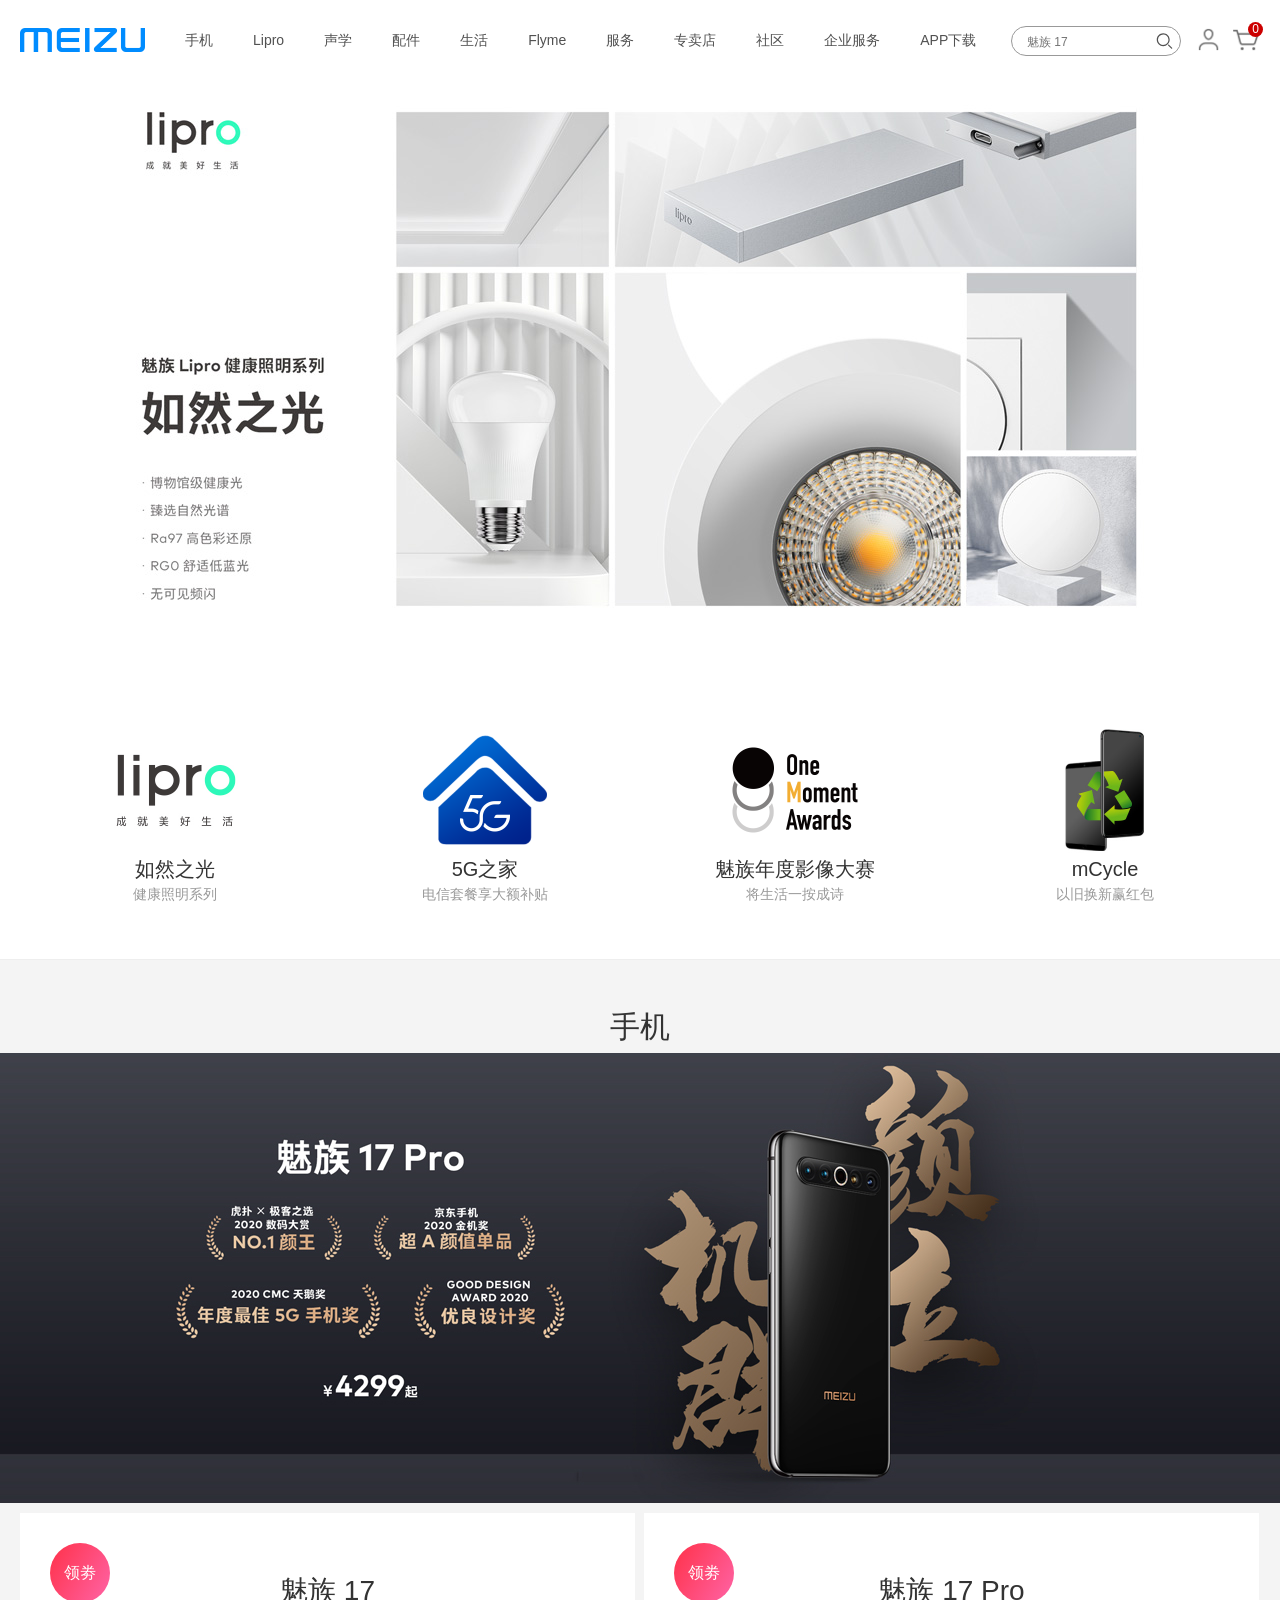
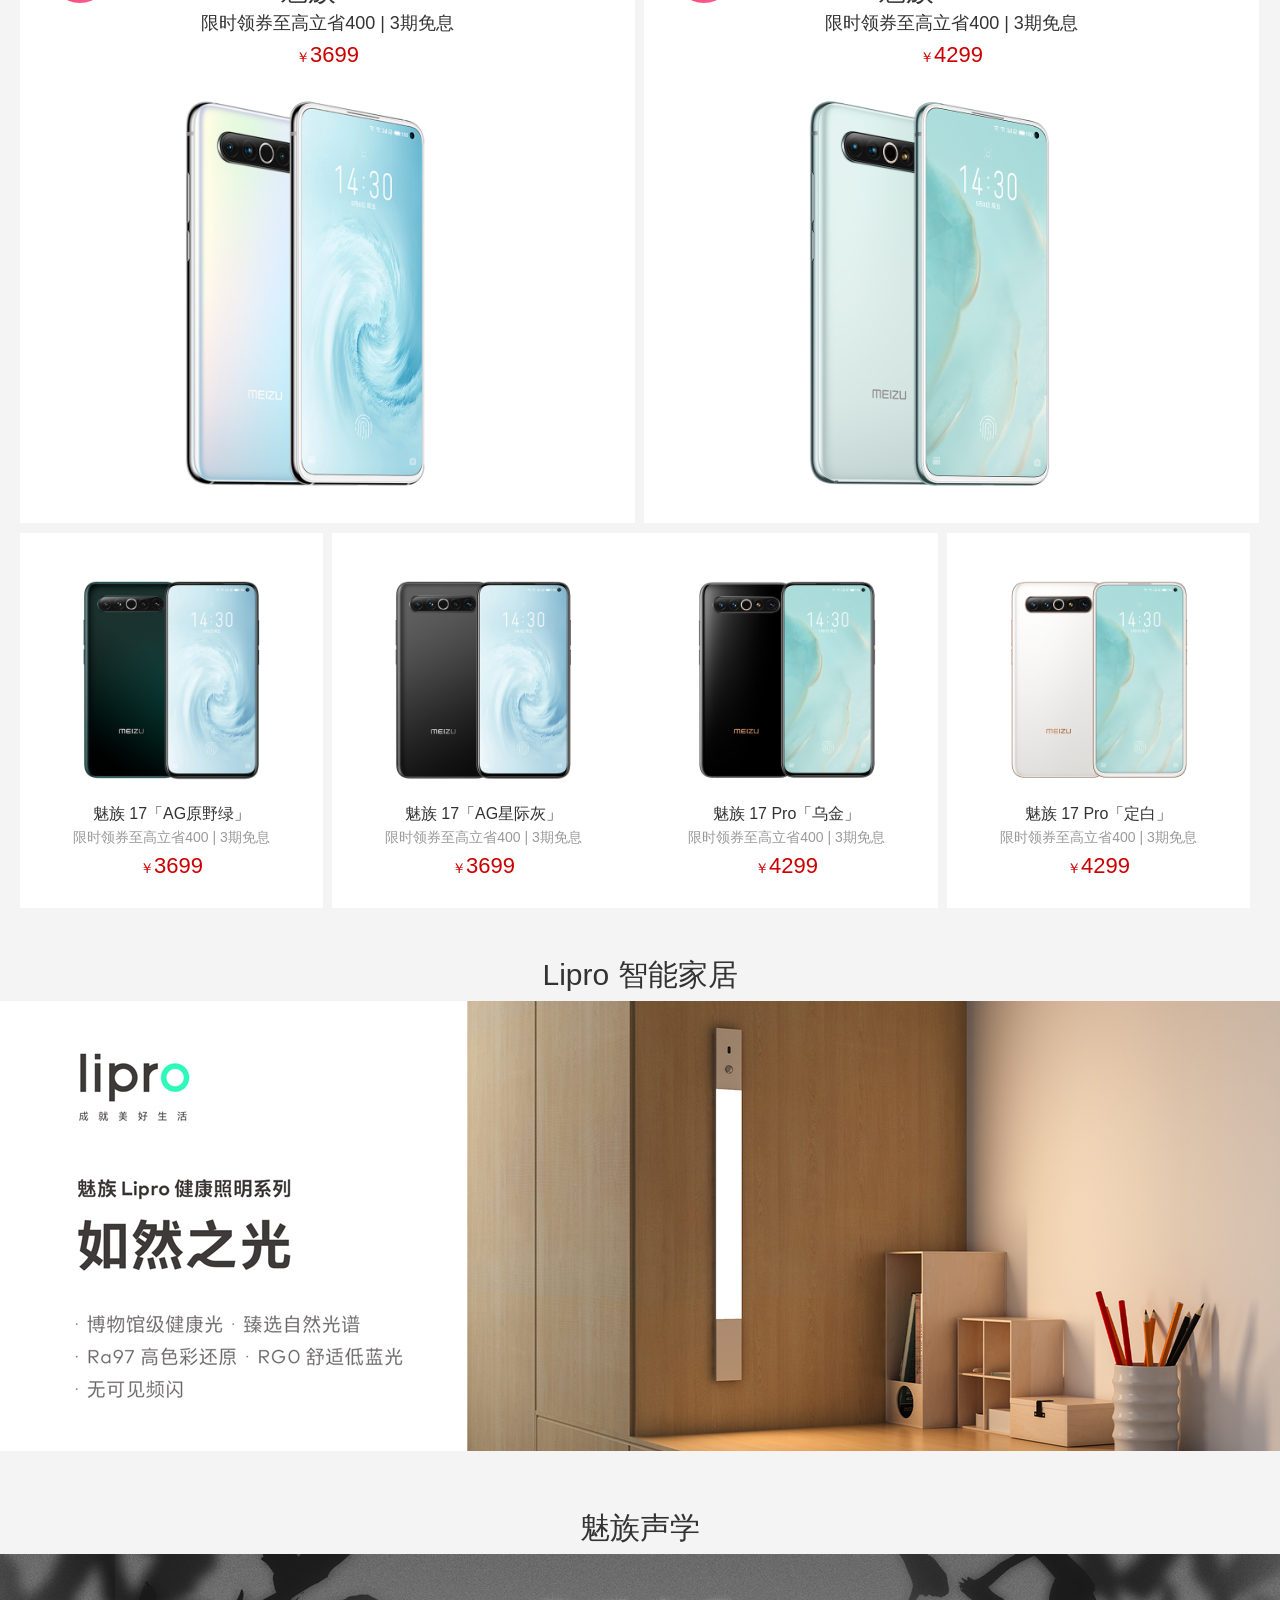
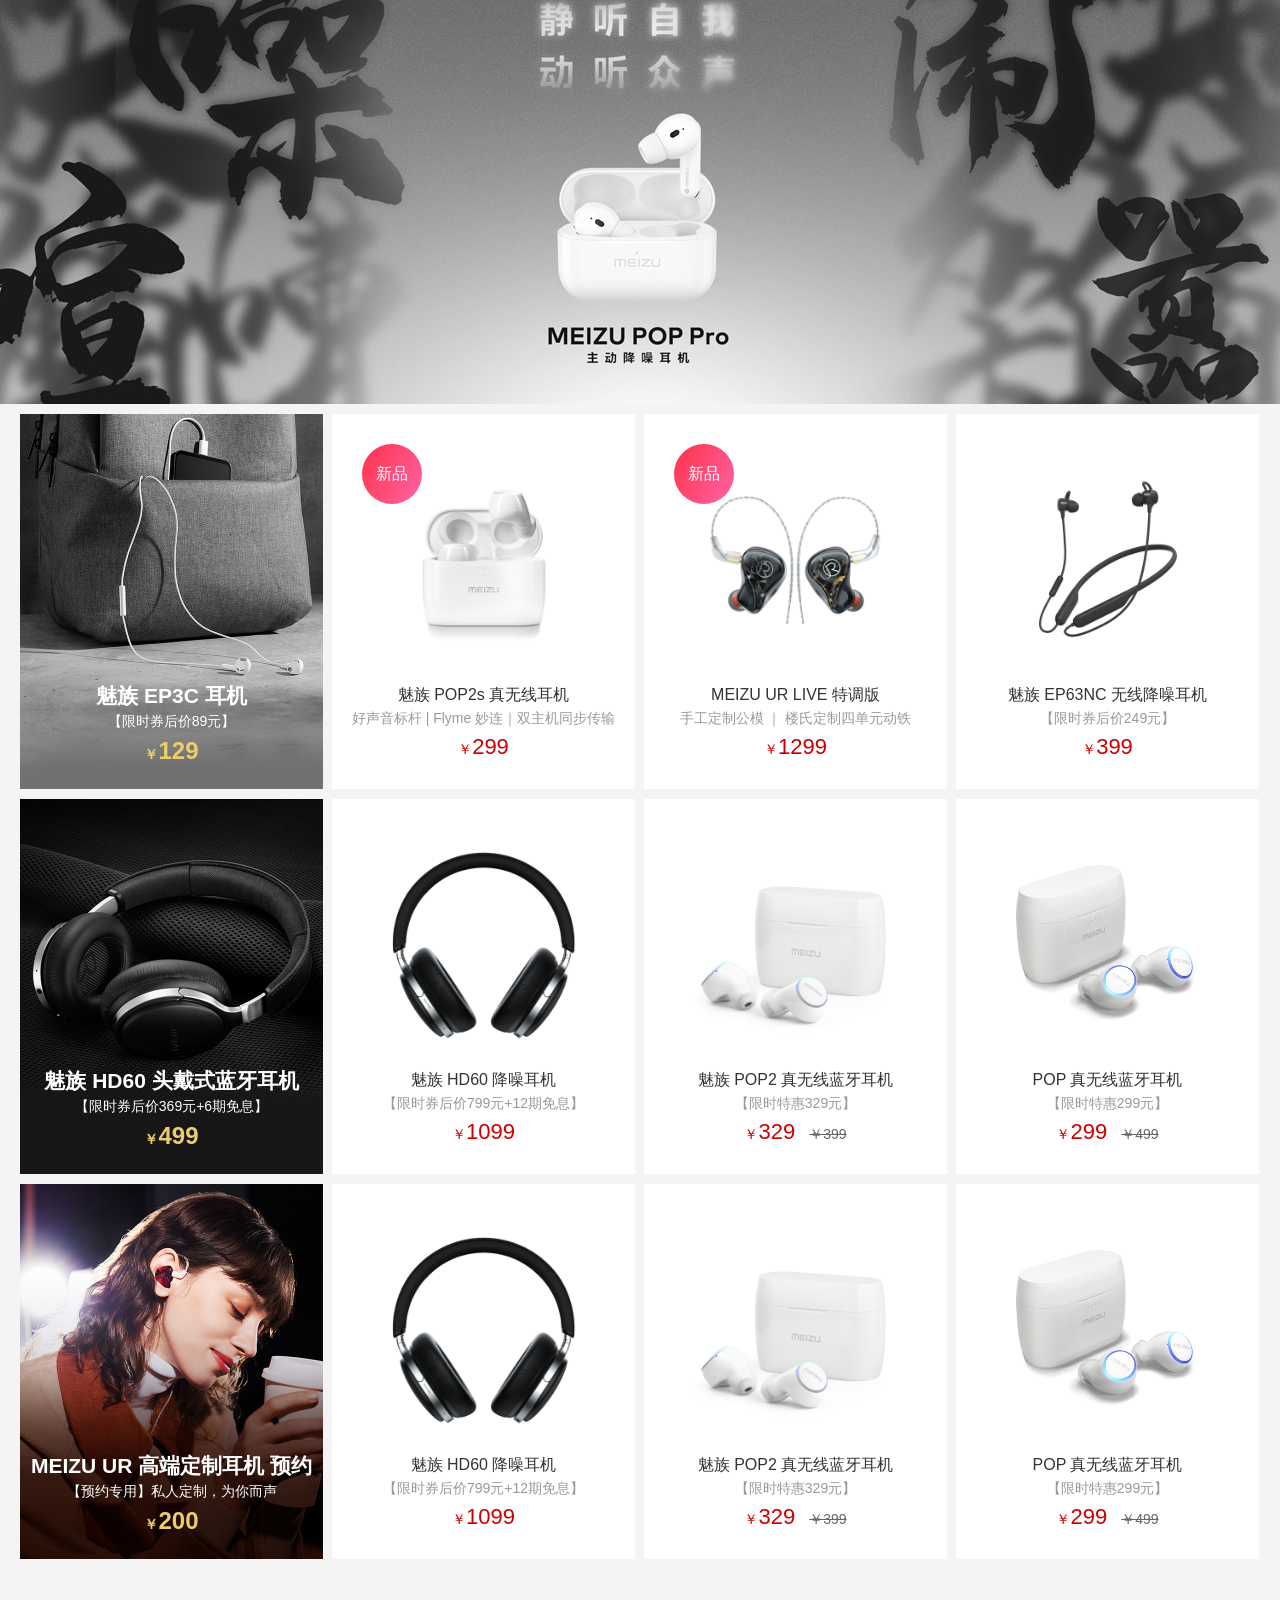
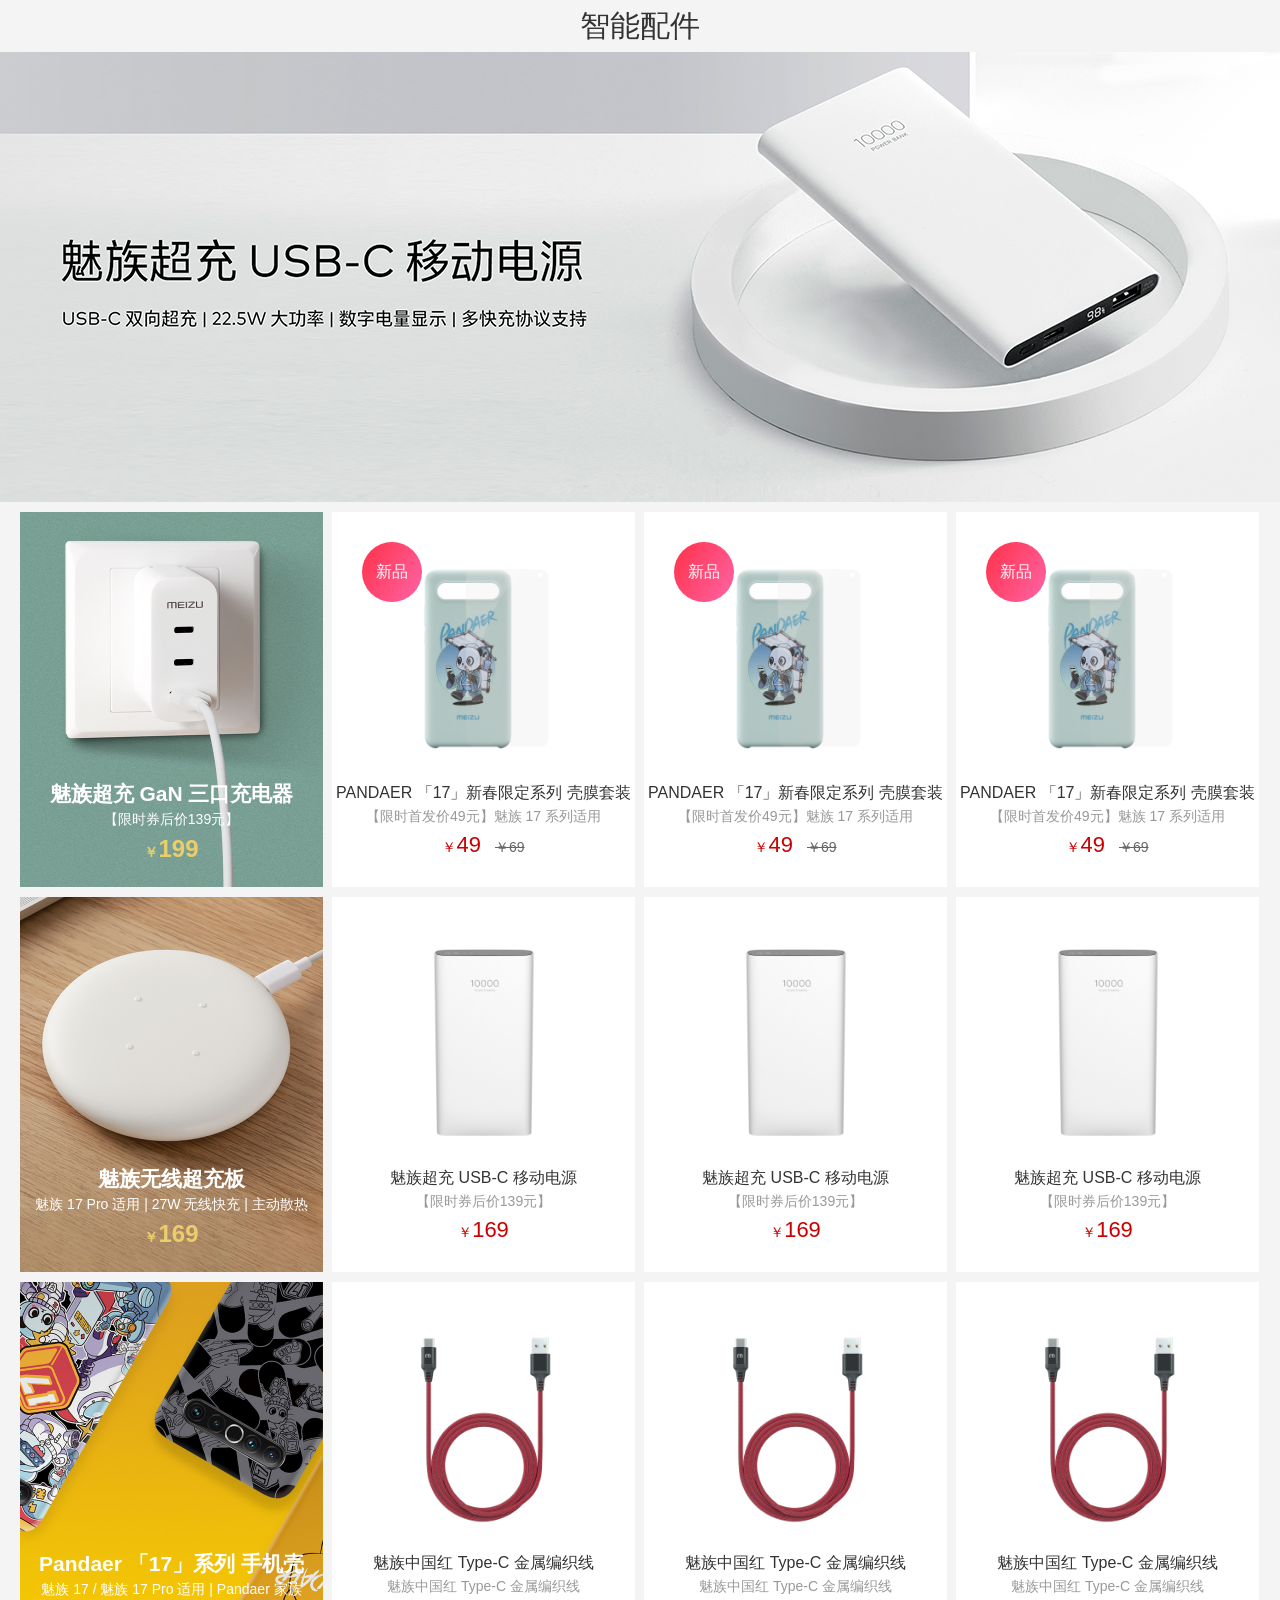
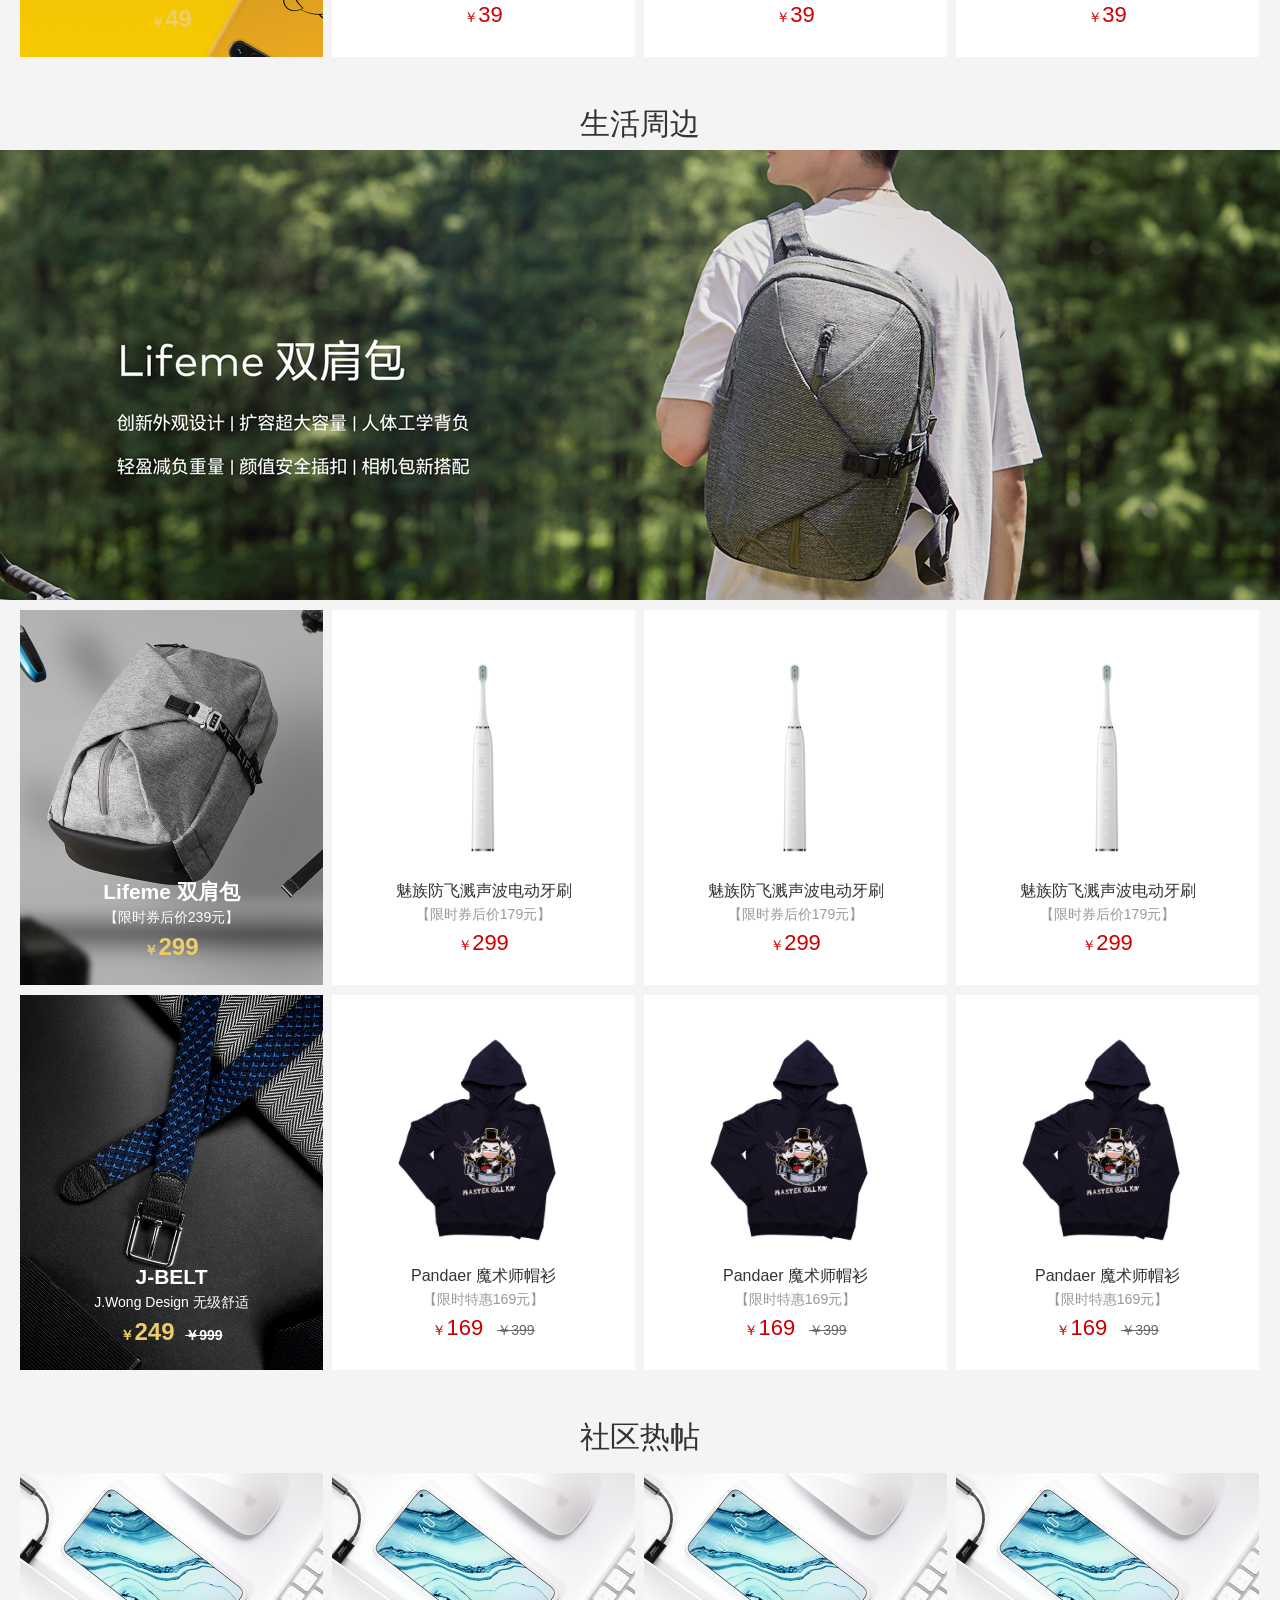
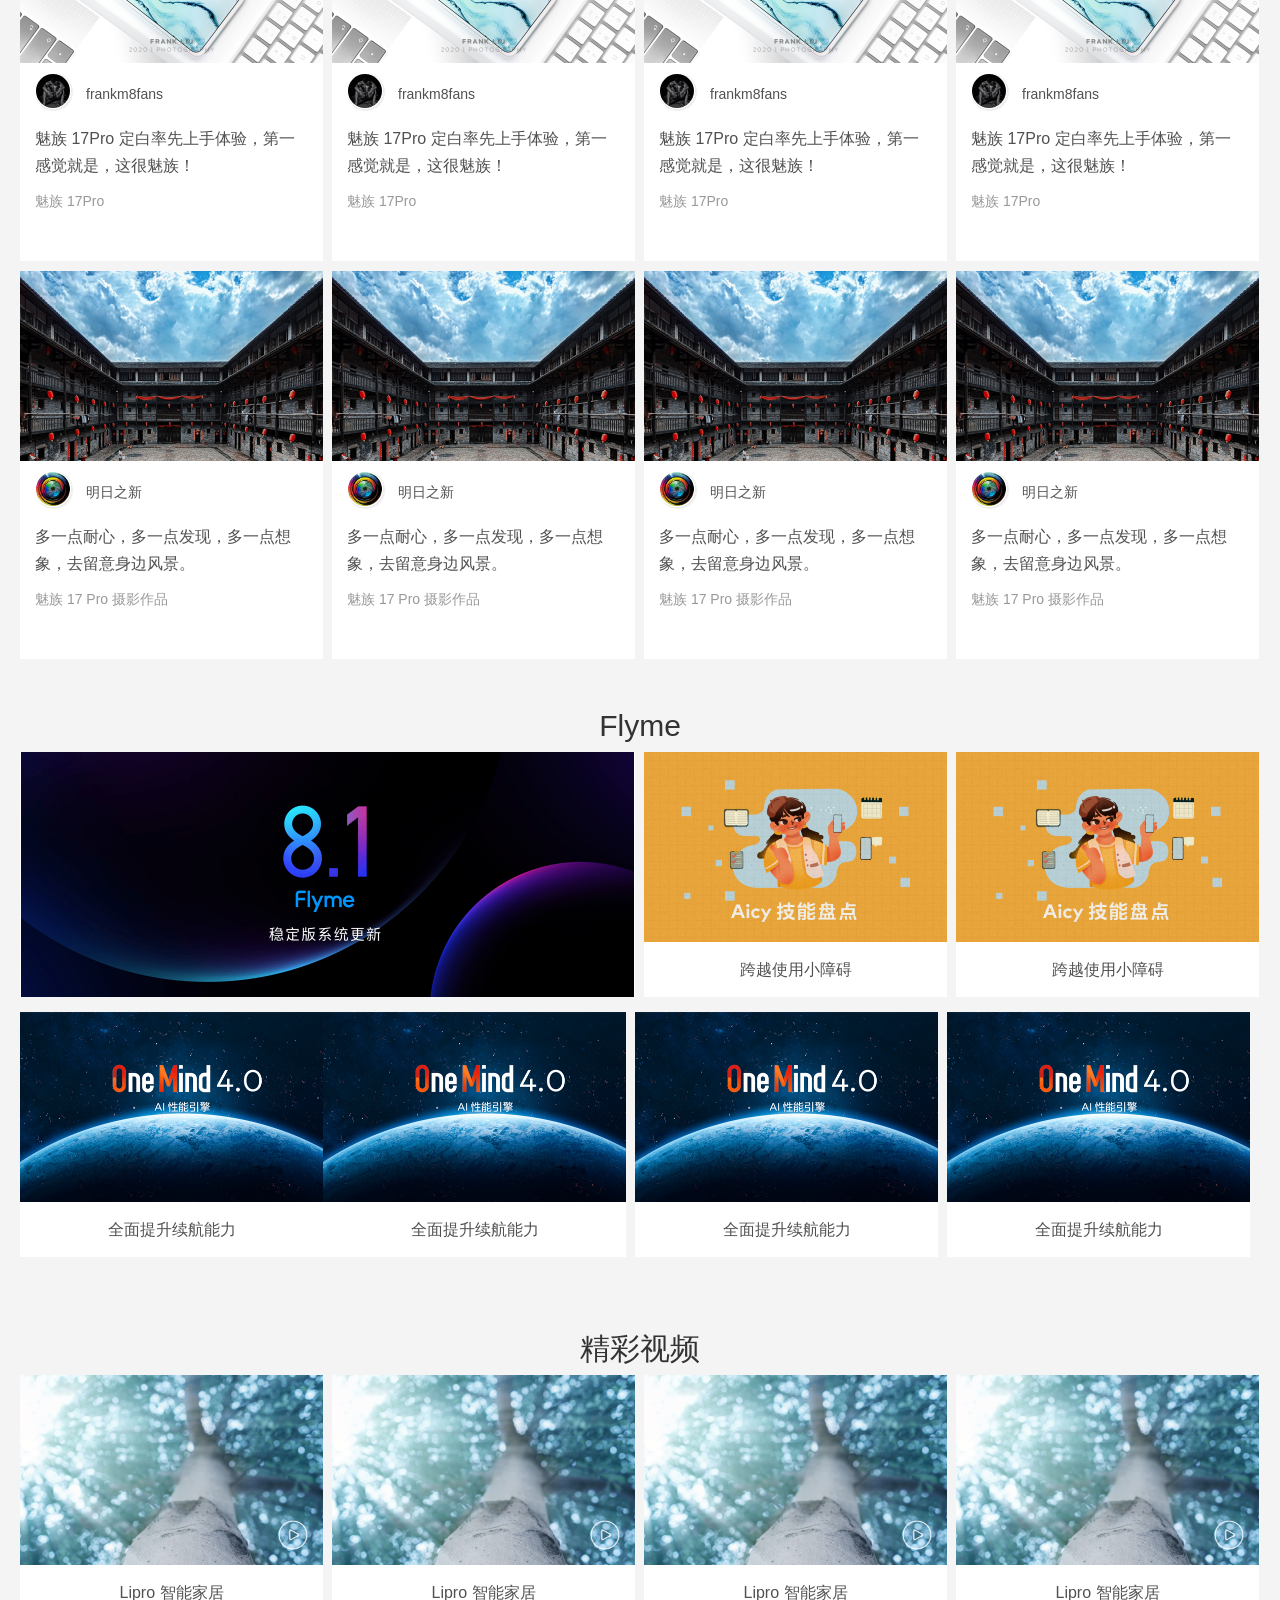
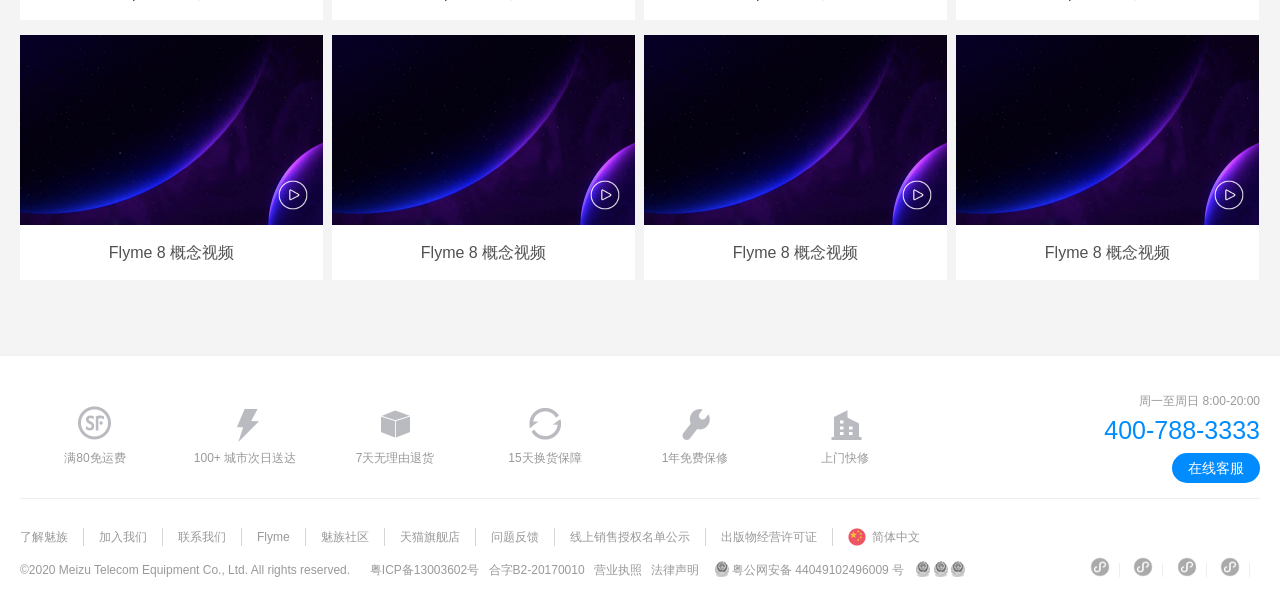
<file: src/html/index.html>
<!DOCTYPE html>
<html lang="en">

<head>
    <meta charset="UTF-8">
    <meta name="viewport" content="width=device-width, initial-scale=1.0">
    <title>Document</title>
    <link href="https://cdn.jsdelivr.net/npm/bootstrap@3.3.7/dist/css/bootstrap.min.css" rel="stylesheet">
    <link rel="stylesheet" href="../styles/index.css">
    <script src="../js/index.js" type="module"></script>
</head>

<body>
    <!-- 头部导航栏 -->
    <div class="meizu-header">
        <div class="wrapper">
            <div class="meizu-header-logo">
                <a href="">
                    <img class="lazy" data-original="../img/下载 (4).png" alt="">
                </a>
            </div>
            <ul class="meizu-header-link">
                <li class="meizu-header-product">
                    <a href="">手机</a>
                    <div class="meizu-header-sub-warp">
                        <div class="meizu-header-sub ">
                            <div class="wrapper">
                                <ul>
                                    <li>
                                        <a href="">
                                            <i></i> 魅族 17「AG梦幻独角兽」
                                            <span></span>
                                            <em>￥3699</em>
                                        </a>
                                    </li>
                                    <li>
                                        <a href="">
                                            <i></i> 魅族 17「AG梦幻独角兽」
                                            <span></span>
                                            <em>￥3699</em>
                                        </a>
                                    </li>
                                    <li>
                                        <a href="">
                                            <i></i> 魅族 17「AG梦幻独角兽」
                                            <span></span>
                                            <em>￥3699</em>
                                        </a>
                                    </li>
                                    <li>
                                        <a href="">
                                            <i></i> 魅族 17「AG梦幻独角兽」
                                            <span></span>
                                            <em>￥3699</em>
                                        </a>
                                    </li>
                                    <li>
                                        <a href="">
                                            <i></i> 魅族 17「AG梦幻独角兽」
                                            <span></span>
                                            <em>￥3699</em>
                                        </a>
                                    </li>
                                    <li>
                                        <a href="">
                                            <i></i> 魅族 17「AG梦幻独角兽」
                                            <span></span>
                                            <em>￥3699</em>
                                        </a>
                                    </li>
                                    <li>
                                        <a href="">
                                            <i></i> 魅族 17「AG梦幻独角兽」
                                            <span></span>
                                            <em>￥3699</em>
                                        </a>
                                    </li>
                                </ul>
                            </div>
                        </div>
                    </div>
                </li>
                <li class="meizu-header-product">
                    <a href="">Lipro</a>
                    <div class="meizu-header-sub-warp  ">
                        <div class="meizu-header-sub ">
                            <div class="wrapper">
                                <ul>
                                    <li>
                                        <a href="">
                                            <i></i> 魅族 17「AG梦幻独角兽」
                                            <span></span>
                                            <em>￥3699</em>
                                        </a>
                                    </li>
                                    <li>
                                        <a href="">
                                            <i></i> 魅族 17「AG梦幻独角兽」
                                            <span></span>
                                            <em>￥3699</em>
                                        </a>
                                    </li>
                                    <li>
                                        <a href="">
                                            <i></i> 魅族 17「AG梦幻独角兽」
                                            <span></span>
                                            <em>￥3699</em>
                                        </a>
                                    </li>
                                    <li>
                                        <a href="">
                                            <i></i> 魅族 17「AG梦幻独角兽」
                                            <span></span>
                                            <em>￥3699</em>
                                        </a>
                                    </li>
                                    <li>
                                        <a href="">
                                            <i></i> 魅族 17「AG梦幻独角兽」
                                            <span></span>
                                            <em>￥3699</em>
                                        </a>
                                    </li>
                                    <li>
                                        <a href="">
                                            <i></i> 魅族 17「AG梦幻独角兽」
                                            <span></span>
                                            <em>￥3699</em>
                                        </a>
                                    </li>
                                    <li>
                                        <a href="">
                                            <i></i> 魅族 17「AG梦幻独角兽」
                                            <span></span>
                                            <em>￥3699</em>
                                        </a>
                                    </li>
                                </ul>
                            </div>
                        </div>
                    </div>
                </li>
                <li class="meizu-header-product">
                    <a href="">声学</a>
                </li>
                <li class="meizu-header-product">
                    <a href="">配件</a>
                </li>
                <li class="meizu-header-product">
                    <a href="">生活</a>
                </li>
                <li class="meizu-header-product">
                    <a href="">Flyme</a>
                </li>
                <li class="meizu-header-product">
                    <a href="">服务</a>
                </li>
                <li class="meizu-header-product">
                    <a href="">专卖店</a>
                </li>
                <li class="meizu-header-product">
                    <a href="">社区</a>
                </li>
                <li class="meizu-header-product">
                    <a href="">企业服务</a>
                </li>
                <li class="meizu-header-product">
                    <a href="">APP下载</a>
                </li>
            </ul>
            <a href="" class="shop-cart">
                <img class="lazy" data-original="../img/shop-cart.png" alt="">
                <em>0</em>
                <div class="cart-hidden">
                    <p class="login">登录后可显示</p>
                    <p>您账号中已加入的商品哦~</p>
                </div>
            </a>
            <div class="user">
                <img class="lazy" data-original="../img/user.png" alt="">
                <div class="user-list">
                    <ul>
                        <li>
                            <a href="../html/login2.html">立即登录</a>
                        </li>
                        <li>
                            <a href="../html/register.html">立即注册</a>
                        </li>
                        <li>
                            <a href="">我的订单</a>
                        </li>
                        <li>
                            <a href="">M码通道</a>
                        </li>
                    </ul>
                </div>
            </div>
            <div class="header-search">
                <input type="text" placeholder="魅族 17">
                <a href="">
                    <svg t="1610023375110" class="icon" viewBox="0 0 1024 1024" version="1.1" xmlns="http://www.w3.org/2000/svg" p-id="1019" width="23" height="20"><path d="M446.112323 177.545051c137.567677 0.219798 252.612525 104.59798 266.162424 241.493333 13.562828 136.895354-78.778182 261.818182-213.617777 289.008485-134.852525 27.203232-268.386263-52.156768-308.945455-183.608889s25.018182-272.252121 151.738182-325.779394A267.235556 267.235556 0 0 1 446.112323 177.545051m0-62.060607c-182.794343 0-330.989899 148.195556-330.989899 330.989899s148.195556 330.989899 330.989899 330.989899 330.989899-148.195556 330.989899-330.989899-148.195556-330.989899-330.989899-330.989899z m431.321212 793.341415a30.849293 30.849293 0 0 1-21.94101-9.102223l-157.220202-157.220202c-11.752727-12.179394-11.584646-31.534545 0.37495-43.50707 11.972525-11.972525 31.327677-12.140606 43.494141-0.37495l157.220202 157.220202a31.036768 31.036768 0 0 1 6.723232 33.810101 31.004444 31.004444 0 0 1-28.651313 19.174142z m0 0" p-id="1020" fill="#515151"></path></svg>
                </a>
            </div>
        </div>
    </div>


    <!-- 轮播图 -->
    <div id="carousel-example-generic" class="carousel slide" data-ride="carousel" style="margin: 0 auto;max-width: 2560px;">
        <!-- Indicators -->
        <ol class="carousel-indicators">
            <li data-target="#carousel-example-generic" data-slide-to="0" class="active"></li>
            <li data-target="#carousel-example-generic" data-slide-to="1"></li>
            <li data-target="#carousel-example-generic" data-slide-to="2"></li>
            <li data-target="#carousel-example-generic" data-slide-to="3"></li>
            <li data-target="#carousel-example-generic" data-slide-to="4"></li>
            <li data-target="#carousel-example-generic" data-slide-to="5"></li>
            <li data-target="#carousel-example-generic" data-slide-to="6"></li>
            <li data-target="#carousel-example-generic" data-slide-to="7"></li>
        </ol>

        <!-- Wrapper for slides -->
        <div class="carousel-inner" role="listbox">
            <div class="item active">
                <a href=""><img src="../img/m6.jpg" alt=""></a>
            </div>
            <div class="item">
                <a href=""><img src="../img/m8.jpg" alt=""></a>
            </div>
            <div class="item">
                <a href=""><img src="../img/m5.jpg" alt=""></a>
            </div>
            <div class="item">
                <a href=""><img src="../img/m4.jpg" alt=""></a>
            </div>
            <div class="item">
                <a href=""><img src="../img/m3.jpg" alt=""></a>
            </div>
            <div class="item">
                <a href=""><img src="../img/m2.jpg" alt=""></a>
            </div>
            <div class="item">
                <a href=""><img src="../img/m1.jpg" alt=""></a>
            </div>
            <div class="item">
                <a href=""><img src="../img/m7.jpg" alt=""></a>
            </div>
        </div>
    </div>

    <!-- 广告条 -->
    <div class="section-box">
        <div class="section-box-adv">
            <ul class="wrapper">
                <li>
                    <a href="">
                        <img class="lazy" data-original="../img/m9.jpg" alt="">
                        <em>如然之光</em>
                        <p>健康照明系列</p>
                    </a>
                </li>
                <li>
                    <a href="">
                        <img class="lazy" data-original="../img/1.png" alt="">
                        <em>5G之家</em>
                        <p>电信套餐享大额补贴</p>
                    </a>
                </li>
                <li>
                    <a href="">
                        <img class="lazy" data-original="../img/2.png" alt="">
                        <em>魅族年度影像大赛</em>
                        <p>将生活一按成诗</p>
                    </a>
                </li>
                <li>
                    <a href="">
                        <img class="lazy" data-original="../img/m10.jpg" alt="">
                        <em>mCycle</em>
                        <p>以旧换新赢红包</p>
                    </a>
                </li>
            </ul>
        </div>
    </div>

    <!-- 主体部分 -->
    <main>
        <!-- 手机页 -->
        <div class="main-phone-title">
            <h3>手机</h3>
        </div>
        <div class="main-phone-adv">
            <a href="">
                <img src="../img/m11.jpg" alt="">
            </a>
        </div>
        <div class="phone-list wrapper">
            <ul>
                <li class="big big1">
                    <a href="">
                        <img class="goods-img1 lazy" data-original="../img/3.png" alt="">
                        <span class="phone-info">
                            <span class="goods-name">魅族 17</span>
                        <span class="goods-desc">限时领券至高立省400 | 3期免息</span>
                        <span><i>￥</i>3699</span>
                        </span>
                        <span class="phone-red">领劵</span>
                    </a>
                </li>
                <li class="big big2">
                    <a href="">
                        <img class="goods-img1 lazy" data-original="../img/4.png" alt="">
                        <span class="phone-info">
                            <span class="goods-name">魅族 17 Pro</span>
                        <span class="goods-desc">限时领券至高立省400 | 3期免息</span>
                        <span><i>￥</i>4299</span>
                        </span>
                        <span class="phone-red">领劵</span>
                    </a>
                </li>
                <li class="phone">
                    <a href="">
                        <img class="goods-img2 lazy" data-original="../img/5.png" alt="">
                        <span class="phone-info">
                            <span class="goods-name">魅族 17「AG原野绿」</span>
                        <span class="goods-desc">限时领券至高立省400 | 3期免息</span>
                        <span><i>￥</i>3699</span>
                        </span>
                    </a>
                </li>
                <li class="phone">
                    <a href="">
                        <img class="goods-img2 lazy" data-original="../img/6.png" alt="">
                        <span class="phone-info">
                            <span class="goods-name">魅族 17「AG星际灰」</span>
                        <span class="goods-desc">限时领券至高立省400 | 3期免息</span>
                        <span><i>￥</i>3699</span>
                        </span>
                    </a>
                </li>
                <li class="phone">
                    <a href="">
                        <img class="goods-img2 lazy" data-original="../img/7.png" alt="">
                        <span class="phone-info">
                            <span class="goods-name">魅族 17 Pro「乌金」</span>
                        <span class="goods-desc">限时领券至高立省400 | 3期免息</span>
                        <span><i>￥</i>4299</span>
                        </span>
                    </a>
                </li>
                <li class="phone last">
                    <a href="">
                        <img class="goods-img2 lazy" data-original="../img/8.png" alt="">
                        <span class="phone-info">
                            <span class="goods-name">魅族 17 Pro「定白」</span>
                        <span class="goods-desc">限时领券至高立省400 | 3期免息</span>
                        <span><i>￥</i>4299</span>
                        </span>
                    </a>
                </li>

            </ul>
        </div>
        <!-- 智能家居页 -->
        <div class="main-phone-title">
            <h3>Lipro 智能家居</h3>
        </div>
        <div class="main-phone-adv">
            <a href="">
                <img src="../img/m12.jpg" alt="">
            </a>
        </div>
        <div class="phone-list wrapper">
            <ul class="list clear">
                <!-- <li class="phone">
                    <a href="">
                        <img class="goods-img3 lazy" data-original="../img/m13.jpg" alt="">
                        <span class="phone-info box-ad-info">
                            <span class="goods-name">魅族 Lipro LED 橱柜灯</span>
                        <span class="goods-desc">博物馆级健康光 RG0 舒适低蓝光 磁吸随贴安装</span>
                        <span style="color:#ebce6b" class="goods-price"><i>￥</i>269</span>
                        </span>
                    </a>
                </li>
                <li class="phone">
                    <a href="">
                        <img class="goods-img2 lazy" data-original="../img/9.png" alt="">
                        <span class="phone-info">
                            <span class="goods-name">魅族 Lipro LED 橱柜灯</span>
                        <span class="goods-desc">博物馆级健康光 RG0 舒适低蓝光 磁吸随贴安装</span>
                        <span><i>￥</i>199</span>
                        </span>
                    </a>
                </li>
                <li class="phone">
                    <a href="">
                        <img class="goods-img2 lazy" data-original="../img/m14.jpg" alt="">
                        <span class="phone-info">
                            <span class="goods-name">魅族 Lipro LED 灯泡</span>
                        <span class="goods-desc">博物馆级健康光 RG0舒适低蓝光</span>
                        <span><i>￥</i>49</span>
                        </span>
                    </a>
                </li>
                <li class="phone last">
                    <a href="">
                        <img class="goods-img2 lazy" data-original="../img/10.png" alt="">
                        <span class="phone-info">
                            <span class="goods-name">魅族 Lipro LED 筒灯</span>
                        <span class="goods-desc">博物馆级健康光 RG0 舒适低蓝光 IP54 密封设计</span>
                        <span><i>￥</i>299</span>
                        </span>
                    </a>
                </li> -->
                <!-- <li class="phone">
                    <a href="">
                        <img class="goods-img3 lazy" data-original="../img/m15.jpg" alt="">
                        <span class="phone-info box-ad-info">
                            <span class="goods-name">魅族 Lipro LED 灯泡</span>
                        <span class="goods-desc">博物馆级健康光 RG0舒适低蓝光</span>
                        <span style="color:#ebce6b" class="goods-price"><i>￥</i>49</span>
                        </span>
                    </a>
                </li>
                <li class="phone">
                    <a href="">
                        <img class="goods-img2 lazy" data-original="../img/11.png" alt="">
                        <span class="phone-info">
                            <span class="goods-name">魅族 Lipro LED 地脚灯</span>
                        <span class="goods-desc">博物馆级健康光 | 无可见频闪 | 主动式雷达检测</span>
                        <span><i>￥</i>99</span>
                        </span>
                    </a>
                </li>
                <li class="phone">
                    <a href="">
                        <img class="goods-img2 lazy" data-original="../img/12.png" alt="">
                        <span class="phone-info">
                            <span class="goods-name">魅族 Lipro LED 灯带</span>
                        <span class="goods-desc">博物馆级健康光 | 无可见频闪 | FPC 压延铜结构</span>
                        <span><i>￥</i>999</span>
                        </span>
                    </a>
                </li>
                <li class="phone last">
                    <a href="">
                        <img class="goods-img2 lazy" data-original="../img/13.png" alt="">
                        <span class="phone-info">
                            <span class="goods-name">魅族 Lipro 驱动电源</span>
                        <span class="goods-desc">55W 输出功率 | 铝制金属外壳</span>
                        <span><i>￥</i>249</span>
                        </span>
                    </a>
                </li> -->
            </ul>
        </div>
        <!-- 魅族声学 -->
        <div class="main-phone-title">
            <h3>魅族声学</h3>
        </div>
        <div class="main-phone-adv">
            <a href="">
                <img src="../img/m30.jpg" alt="">
            </a>
        </div>
        <div class="phone-list wrapper">
            <ul>
                <li class="phone">
                    <a href="">
                        <img class="goods-img3 lazy" data-original="../img/m17.jpg" alt="">
                        <span class="phone-info box-ad-info">
                            <span class="goods-name">魅族 EP3C 耳机</span>
                        <span class="goods-desc">【限时券后价89元】</span>
                        <span style="color:#ebce6b" class="goods-price"><i>￥</i>129</span>
                        </span>
                    </a>
                </li>
                <li class="phone">
                    <a href="">
                        <img class="goods-img2 lazy" data-original="../img/14.png" alt="">
                        <span class="phone-info">
                            <span class="goods-name">魅族 POP2s 真无线耳机</span>
                        <span class="goods-desc">好声音标杆 |  Flyme 妙连｜双主机同步传输</span>
                        <span><i>￥</i>299</span>
                        <span class="product-sign">新品</span>
                        </span>
                    </a>
                </li>
                <li class="phone">
                    <a href="">
                        <img class="goods-img2 lazy" data-original="../img/15.png" alt="">
                        <span class="phone-info">
                            <span class="goods-name">MEIZU UR LIVE 特调版</span>
                        <span class="goods-desc">手工定制公模 ｜ 楼氏定制四单元动铁</span>
                        <span><i>￥</i>1299</span>
                        <span class="product-sign">新品</span>
                        </span>
                    </a>
                </li>
                <li class="phone last">
                    <a href="">
                        <img class="goods-img2 lazy" data-original="../img/16.png" alt="">
                        <span class="phone-info">
                            <span class="goods-name">魅族 EP63NC 无线降噪耳机</span>
                        <span class="goods-desc">【限时券后价249元】</span>
                        <span><i>￥</i>399</span>
                        </span>
                    </a>
                </li>
                <li class="phone">
                    <a href="">
                        <img class="goods-img3 lazy" data-original="../img/m18.jpg" alt="">
                        <span class="phone-info box-ad-info">
                            <span class="goods-name">魅族 HD60 头戴式蓝牙耳机</span>
                        <span class="goods-desc">【限时券后价369元+6期免息】</span>
                        <span style="color:#ebce6b" class="goods-price"><i>￥</i>499</span>
                        </span>
                    </a>
                </li>
                <li class="phone">
                    <a href="">
                        <img class="goods-img2 lazy" data-original="../img/17.png" alt="">
                        <span class="phone-info">
                            <span class="goods-name">魅族 HD60 降噪耳机</span>
                        <span class="goods-desc">【限时券后价799元+12期免息】</span>
                        <span><i>￥</i>1099</span>
                        </span>
                    </a>
                </li>
                <li class="phone">
                    <a href="">
                        <img class="goods-img2 lazy" data-original="../img/18.png" alt="">
                        <span class="phone-info">
                            <span class="goods-name">魅族 POP2 真无线蓝牙耳机</span>
                        <span class="goods-desc">【限时特惠329元】</span>
                        <span><i>￥</i>329
                        <s>￥399</s></span>
                        </span>
                    </a>
                </li>
                <li class="phone last">
                    <a href="">
                        <img class="goods-img2 lazy" data-original="../img/19.png" alt="">
                        <span class="phone-info">
                            <span class="goods-name">POP 真无线蓝牙耳机</span>
                        <span class="goods-desc">【限时特惠299元】</span>
                        <span><i>￥</i>299
                            <s>￥499</s></span>
                        </span>
                    </a>
                </li>
                <li class="phone">
                    <a href="">
                        <img class="goods-img3 lazy" data-original="../img/m19.jpg" alt="">
                        <span class="phone-info box-ad-info">
                            <span class="goods-name">MEIZU UR 高端定制耳机  预约</span>
                        <span class="goods-desc">【预约专用】私人定制，为你而声</span>
                        <span style="color:#ebce6b" class="goods-price"><i>￥</i>200</span>
                        </span>
                    </a>
                </li>
                <li class="phone">
                    <a href="">
                        <img class="goods-img2 lazy" data-original="../img/17.png" alt="">
                        <span class="phone-info">
                            <span class="goods-name">魅族 HD60 降噪耳机</span>
                        <span class="goods-desc">【限时券后价799元+12期免息】</span>
                        <span><i>￥</i>1099</span>
                        </span>
                    </a>
                </li>
                <li class="phone">
                    <a href="">
                        <img class="goods-img2 lazy" data-original="../img/18.png" alt="">
                        <span class="phone-info">
                            <span class="goods-name">魅族 POP2 真无线蓝牙耳机</span>
                        <span class="goods-desc">【限时特惠329元】</span>
                        <span><i>￥</i>329
                        <s>￥399</s></span>
                        </span>
                    </a>
                </li>
                <li class="phone last">
                    <a href="">
                        <img class="goods-img2 lazy" data-original="../img/19.png" alt="">
                        <span class="phone-info">
                            <span class="goods-name">POP 真无线蓝牙耳机</span>
                        <span class="goods-desc">【限时特惠299元】</span>
                        <span><i>￥</i>299
                            <s>￥499</s></span>
                        </span>
                    </a>
                </li>
            </ul>
        </div>
        <!-- 智能配件 -->
        <div class="main-phone-title">
            <h3>智能配件</h3>
        </div>
        <div class="main-phone-adv">
            <a href="">
                <img src="../img/12.jpg" alt="">
            </a>
        </div>
        <div class="phone-list wrapper">
            <ul>
                <li class="phone">
                    <a href="">
                        <img class="goods-img3 lazy" data-original="../img/m21.jpg" alt="">
                        <span class="phone-info box-ad-info">
                            <span class="goods-name">魅族超充 GaN 三口充电器</span>
                        <span class="goods-desc">【限时券后价139元】</span>
                        <span style="color:#ebce6b" class="goods-price"><i>￥</i>199</span>
                        </span>
                    </a>
                </li>
                <li class="phone">
                    <a href="">
                        <img class="goods-img2 lazy" data-original="../img/20.png" alt="">
                        <span class="phone-info">
                            <span class="goods-name">PANDAER 「17」新春限定系列 壳膜套装</span>
                        <span class="goods-desc">【限时首发价49元】魅族 17 系列适用</span>
                        <span><i>￥</i>49
                        <s>￥69</s></span>
                        <span class="product-sign">新品</span>
                        </span>
                    </a>
                </li>
                <li class="phone">
                    <a href="">
                        <img class="goods-img2 lazy" data-original="../img/20.png" alt="">
                        <span class="phone-info">
                            <span class="goods-name">PANDAER 「17」新春限定系列 壳膜套装</span>
                        <span class="goods-desc">【限时首发价49元】魅族 17 系列适用</span>
                        <span><i>￥</i>49
                        <s>￥69</s></span>
                        <span class="product-sign">新品</span>
                        </span>
                    </a>
                </li>
                <li class="phone last">
                    <a href="">
                        <img class="goods-img2 lazy" data-original="../img/20.png" alt="">
                        <span class="phone-info">
                            <span class="goods-name">PANDAER 「17」新春限定系列 壳膜套装</span>
                        <span class="goods-desc">【限时首发价49元】魅族 17 系列适用</span>
                        <span><i>￥</i>49
                        <s>￥69</s></span>
                        <span class="product-sign">新品</span>
                        </span>
                    </a>
                </li>
                <li class="phone">
                    <a href="">
                        <img class="goods-img3 lazy" data-original="../img/m22.jpg" alt="">
                        <span class="phone-info box-ad-info">
                            <span class="goods-name">魅族无线超充板</span>
                        <span class="goods-desc">魅族 17 Pro 适用 | 27W 无线快充 | 主动散热</span>
                        <span style="color:#ebce6b" class="goods-price"><i>￥</i>169</span>
                        </span>
                    </a>
                </li>
                <li class="phone">
                    <a href="">
                        <img class="goods-img2 lazy" data-original="../img/21.png" alt="">
                        <span class="phone-info">
                            <span class="goods-name">魅族超充 USB-C 移动电源</span>
                        <span class="goods-desc">【限时券后价139元】</span>
                        <span><i>￥</i>169
                        </span>
                        </span>
                    </a>
                </li>
                <li class="phone">
                    <a href="">
                        <img class="goods-img2 lazy" data-original="../img/21.png" alt="">
                        <span class="phone-info">
                            <span class="goods-name">魅族超充 USB-C 移动电源</span>
                        <span class="goods-desc">【限时券后价139元】</span>
                        <span><i>￥</i>169
                        </span>
                        </span>
                    </a>
                </li>
                <li class="phone last">
                    <a href="">
                        <img class="goods-img2 lazy" data-original="../img/21.png" alt="">
                        <span class="phone-info">
                            <span class="goods-name">魅族超充 USB-C 移动电源</span>
                        <span class="goods-desc">【限时券后价139元】</span>
                        <span><i>￥</i>169
                        </span>
                        </span>
                    </a>
                </li>
                <li class="phone">
                    <a href="">
                        <img class="goods-img3 lazy" data-original="../img/m23.jpg" alt="">
                        <span class="phone-info box-ad-info">
                            <span class="goods-name">Pandaer 「17」系列 手机壳</span>
                        <span class="goods-desc">魅族 17 / 魅族 17 Pro 适用 | Pandaer 家族</span>
                        <span style="color:#ebce6b" class="goods-price"><i>￥</i>49</span>
                        </span>
                    </a>
                </li>
                <li class="phone">
                    <a href="">
                        <img class="goods-img2 lazy" data-original="../img/22.png" alt="">
                        <span class="phone-info">
                            <span class="goods-name">魅族中国红 Type-C 金属编织线</span>
                        <span class="goods-desc">魅族中国红 Type-C 金属编织线</span>
                        <span><i>￥</i>39
                        </span>
                        </span>
                    </a>
                </li>
                <li class="phone">
                    <a href="">
                        <img class="goods-img2 lazy" data-original="../img/22.png" alt="">
                        <span class="phone-info">
                            <span class="goods-name">魅族中国红 Type-C 金属编织线</span>
                        <span class="goods-desc">魅族中国红 Type-C 金属编织线</span>
                        <span><i>￥</i>39
                        </span>
                        </span>
                    </a>
                </li>
                <li class="phone last">
                    <a href="">
                        <img class="goods-img2 lazy" data-original="../img/22.png" alt="">
                        <span class="phone-info">
                            <span class="goods-name">魅族中国红 Type-C 金属编织线</span>
                        <span class="goods-desc">魅族中国红 Type-C 金属编织线</span>
                        <span><i>￥</i>39
                        </span>
                        </span>
                    </a>
                </li>
            </ul>
        </div>
        <!-- 生活周边 -->
        <div class="main-phone-title">
            <h3>生活周边</h3>
        </div>
        <div class="main-phone-adv">
            <a href="">
                <img src="../img/11.jpg" alt="">
            </a>
        </div>
        <div class="phone-list wrapper">
            <ul>
                <li class="phone">
                    <a href="">
                        <img class="goods-img3 lazy" data-original="../img/m25.jpg" alt="">
                        <span class="phone-info box-ad-info">
                            <span class="goods-name">Lifeme 双肩包</span>
                        <span class="goods-desc">【限时券后价239元】</span>
                        <span style="color:#ebce6b" class="goods-price"><i>￥</i>299</span>
                        </span>
                    </a>
                </li>
                <li class="phone">
                    <a href="">
                        <img class="goods-img2 lazy" data-original="../img/23.png" alt="">
                        <span class="phone-info">
                            <span class="goods-name">魅族防飞溅声波电动牙刷</span>
                        <span class="goods-desc">【限时券后价179元】</span>
                        <span><i>￥</i>299
                        </span>
                        </span>
                    </a>
                </li>
                <li class="phone">
                    <a href="">
                        <img class="goods-img2 lazy" data-original="../img/23.png" alt="">
                        <span class="phone-info">
                            <span class="goods-name">魅族防飞溅声波电动牙刷</span>
                        <span class="goods-desc">【限时券后价179元】</span>
                        <span><i>￥</i>299
                        </span>
                        </span>
                    </a>
                </li>
                <li class="phone last">
                    <a href="">
                        <img class="goods-img2 lazy" data-original="../img/23.png" alt="">
                        <span class="phone-info">
                            <span class="goods-name">魅族防飞溅声波电动牙刷</span>
                        <span class="goods-desc">【限时券后价179元】</span>
                        <span><i>￥</i>299
                        </span>
                        </span>
                    </a>
                </li>
                <li class="phone">
                    <a href="">
                        <img class="goods-img3 lazy" data-original="../img/m26.jpg" alt="">
                        <span class="phone-info box-ad-info">
                            <span class="goods-name">J-BELT</span>
                        <span class="goods-desc">J.Wong Design 无级舒适</span>
                        <span style="color:#ebce6b" class="goods-price"><i>￥</i>249
                        <s>￥999</s></span>
                        </span>
                    </a>
                </li>
                <li class="phone">
                    <a href="">
                        <img class="goods-img2 lazy" data-original="../img/24.png" alt="">
                        <span class="phone-info">
                            <span class="goods-name">Pandaer 魔术师帽衫</span>
                        <span class="goods-desc">【限时特惠169元】</span>
                        <span><i>￥</i>169
                            <s>￥399</s>
                        </span>
                        </span>
                    </a>
                </li>
                <li class="phone">
                    <a href="">
                        <img class="goods-img2 lazy" data-original="../img/24.png" alt="">
                        <span class="phone-info">
                            <span class="goods-name">Pandaer 魔术师帽衫</span>
                        <span class="goods-desc">【限时特惠169元】</span>
                        <span><i>￥</i>169
                            <s>￥399</s>
                        </span>
                        </span>
                    </a>
                </li>
                <li class="phone last">
                    <a href="">
                        <img class="goods-img2 lazy" data-original="../img/24.png" alt="">
                        <span class="phone-info">
                            <span class="goods-name">Pandaer 魔术师帽衫</span>
                        <span class="goods-desc">【限时特惠169元】</span>
                        <span><i>￥</i>169
                            <s>￥399</s>
                        </span>
                        </span>
                    </a>
                </li>
            </ul>
        </div>
        <!-- 社区热帖 -->
        <div class="main-phone-title">
            <h3>社区热帖</h3>
        </div>
        <div class="phone-list wrapper">
            <ul>
                <li class="phone1">
                    <a href="">
                        <img class="goods-img4 lazy" data-original="../img/25.png" alt="">
                        <div class="comment-user-info">
                            <img class="lazy" data-original="../img/w100.jfif" alt="">
                            <span class="comment-username">frankm8fans</span>
                        </div>
                        <p>魅族 17Pro 定白率先上手体验，第一感觉就是，这很魅族！</p>
                        <span class="comment-tip">魅族 17Pro</span>
                    </a>
                </li>
                <li class="phone1">
                    <a href="">
                        <img class="goods-img4 lazy" data-original="../img/25.png" alt="">
                        <div class="comment-user-info">
                            <img class="lazy" data-original="../img/w100.jfif" alt="">
                            <span class="comment-username">frankm8fans</span>
                        </div>
                        <p>魅族 17Pro 定白率先上手体验，第一感觉就是，这很魅族！</p>
                        <span class="comment-tip">魅族 17Pro</span>
                    </a>
                </li>
                <li class="phone1">
                    <a href="">
                        <img class="goods-img4 lazy" data-original="../img/25.png" alt="">
                        <div class="comment-user-info">
                            <img class="lazy" data-original="../img/w100.jfif" alt="">
                            <span class="comment-username">frankm8fans</span>
                        </div>
                        <p>魅族 17Pro 定白率先上手体验，第一感觉就是，这很魅族！</p>
                        <span class="comment-tip">魅族 17Pro</span>
                    </a>
                </li>
                <li class="phone1 last">
                    <a href="">
                        <img class="goods-img4 lazy" data-original="../img/25.png" alt="">
                        <div class="comment-user-info">
                            <img class="lazy" data-original="../img/w100.jfif" alt="">
                            <span class="comment-username">frankm8fans</span>
                        </div>
                        <p>魅族 17Pro 定白率先上手体验，第一感觉就是，这很魅族！</p>
                        <span class="comment-tip">魅族 17Pro</span>
                    </a>
                </li>
                <li class="phone1">
                    <a href="">
                        <img class="goods-img4 lazy" data-original="../img/26.png" alt="">
                        <div class="comment-user-info">
                            <img class="lazy" data-original="../img/w100h100.jfif" alt="">
                            <span class="comment-username">明日之新</span>
                        </div>
                        <p>多一点耐心，多一点发现，多一点想象，去留意身边风景。</p>
                        <span class="comment-tip">魅族 17 Pro 摄影作品</span>
                    </a>
                </li>
                <li class="phone1">
                    <a href="">
                        <img class="goods-img4 lazy" data-original="../img/26.png" alt="">
                        <div class="comment-user-info">
                            <img class="lazy" data-original="../img/w100h100.jfif" alt="">
                            <span class="comment-username">明日之新</span>
                        </div>
                        <p>多一点耐心，多一点发现，多一点想象，去留意身边风景。</p>
                        <span class="comment-tip">魅族 17 Pro 摄影作品</span>
                    </a>
                </li>
                <li class="phone1">
                    <a href="">
                        <img class="goods-img4 lazy" data-original="../img/26.png" alt="">
                        <div class="comment-user-info">
                            <img class="lazy" data-original="../img/w100h100.jfif" alt="">
                            <span class="comment-username">明日之新</span>
                        </div>
                        <p>多一点耐心，多一点发现，多一点想象，去留意身边风景。</p>
                        <span class="comment-tip">魅族 17 Pro 摄影作品</span>
                    </a>
                </li>
                <li class="phone1 last">
                    <a href="">
                        <img class="goods-img4 lazy" data-original="../img/26.png" alt="">
                        <div class="comment-user-info">
                            <img class="lazy" data-original="../img/w100h100.jfif" alt="">
                            <span class="comment-username">明日之新</span>
                        </div>
                        <p>多一点耐心，多一点发现，多一点想象，去留意身边风景。</p>
                        <span class="comment-tip">魅族 17 Pro 摄影作品</span>
                    </a>
                </li>
            </ul>
        </div>
        <!-- Flyme -->
        <div class="main-phone-title">
            <h3>Flyme</h3>
        </div>
        <div class="phone-list wrapper">
            <ul class="clearfix">
                <li class="phone2">
                    <a href="">
                        <img class="goods-img5 lazy" data-original="../img/27.png" alt="">
                    </a>
                </li>
                <li class="phone2">
                    <a href="">
                        <img class="goods-img6 lazy" data-original="../img/m27.jpg" alt="">
                        <p>跨越使用小障碍</p>
                    </a>
                </li>
                <li class="phone2 last">
                    <a href="">
                        <img class="goods-img6 lazy" data-original="../img/m27.jpg" alt="">
                        <p>跨越使用小障碍</p>
                    </a>
                </li>
                <li class="phone2">
                    <a href="">
                        <img class="goods-img6 lazy" data-original="../img/28.png" alt="">
                        <p>全面提升续航能力</p>
                    </a>
                </li>
                <li class="phone2">
                    <a href="">
                        <img class="goods-img6 lazy" data-original="../img/28.png" alt="">
                        <p>全面提升续航能力</p>
                    </a>
                </li>
                <li class="phone2">
                    <a href="">
                        <img class="goods-img6 lazy" data-original="../img/28.png" alt="">
                        <p>全面提升续航能力</p>
                    </a>
                </li>
                <li class="phone2 last">
                    <a href="">
                        <img class="goods-img6 lazy" data-original="../img/28.png" alt="">
                        <p>全面提升续航能力</p>
                    </a>
                </li>
            </ul>
        </div>
        <!-- 精彩视频 -->
        <div class="main-phone-title">
            <h3>精彩视频</h3>
        </div>
        <div class="phone-list wrapper">
            <ul class="clearfix">
                <li class="phone2   phone3" style="width: 303px;">
                    <a href="#">
                        <i></i>
                        <img class="goods-img6 lazy" data-original="../img/m28.jpg" alt="">
                        <p>Lipro 智能家居</p>
                    </a>
                </li>
                <li class="phone2">
                    <a href="#">
                        <i></i>
                        <img class="goods-img6 lazy" data-original="../img/m28.jpg" alt="">
                        <p>Lipro 智能家居</p>
                    </a>
                </li>
                <li class="phone2">
                    <a href="#">
                        <i></i>
                        <img class="goods-img6 lazy" data-original="../img/m28.jpg" alt="">
                        <p>Lipro 智能家居</p>
                    </a>
                </li>
                <li class="phone2 last">
                    <a href="#">
                        <i></i>
                        <img class="goods-img6 lazy" data-original="../img/m28.jpg" alt="">
                        <p>Lipro 智能家居</p>
                    </a>
                </li>
                <li class="phone2">
                    <a href="#">
                        <i></i>
                        <img class="goods-img6 lazy" data-original="../img/m29.jpg" alt="">
                        <p>Flyme 8 概念视频</p>
                    </a>
                </li>
                <li class="phone2">
                    <a href="#">
                        <i></i>
                        <img class="goods-img6 lazy" data-original="../img/m29.jpg" alt="">
                        <p>Flyme 8 概念视频</p>
                    </a>
                </li>
                <li class="phone2">
                    <a href="#">
                        <i></i>
                        <img class="goods-img6 lazy" data-original="../img/m29.jpg" alt="">
                        <p>Flyme 8 概念视频</p>
                    </a>
                </li>
                <li class="phone2 last">
                    <a href="#">
                        <i></i>
                        <img class="goods-img6 lazy" data-original="../img/m29.jpg" alt="">
                        <p>Flyme 8 概念视频</p>
                    </a>
                </li>
            </ul>
        </div>
    </main>
    <!-- 底部 -->
    <footer>
        <div class="footer-link">
            <div class="wrapper clear">
                <div class="clearfix">
                    <ul class="footer-service">
                        <li>
                            <a href="">
                                <img class="lazy" data-original="../img/29.png" alt="">
                                <span>满80免运费</span>
                            </a>
                        </li>
                        <li>
                            <a href="">
                                <img class="lazy" data-original="../img/30.png" alt="">
                                <span>100+ 城市次日送达</span>
                            </a>
                        </li>
                        <li>
                            <a href="">
                                <img class="lazy" data-original="../img/31.png" alt="">
                                <span>7天无理由退货</span>
                            </a>
                        </li>
                        <li>
                            <a href="">
                                <img class="lazy" data-original="../img/32.png" alt="">
                                <span>15天换货保障</span>
                            </a>
                        </li>
                        <li>
                            <a href="">
                                <img class="lazy" data-original="../img/33.png" alt="">
                                <span>1年免费保修</span>
                            </a>
                        </li>
                        <li>
                            <a href="">
                                <img class="lazy" data-original="../img/34.png" alt="">
                                <span>上门快修</span>
                            </a>
                        </li>
                    </ul>
                    <div class="onlive-service">
                        <span>周一至周日 8:00-20:00</span>
                        <p class="tel">400-788-3333</p>
                        <a class="onlive-btn" href="">在线客服</a>
                    </div>
                </div>
                <hr class="footer-hr">
                <div class="footer-info">
                    <div class="footer-info-left">
                        <ul class="clearfix">
                            <li>
                                <a href="">了解魅族</a>
                            </li>
                            <li>
                                <a href="">加入我们</a>
                            </li>
                            <li>
                                <a href="">联系我们</a>
                            </li>
                            <li>
                                <a href="">Flyme</a>
                            </li>
                            <li>
                                <a href="">魅族社区</a>
                            </li>
                            <li>
                                <a href="">天猫旗舰店</a>
                            </li>
                            <li>
                                <a href="">问题反馈</a>
                            </li>
                            <li>
                                <a href="">线上销售授权名单公示</a>
                            </li>
                            <li>
                                <a href="">出版物经营许可证</a>
                            </li>
                            <li class="no-border">
                                <a class="button-language" href="">
                                    <i></i> 简体中文
                                </a>
                                <div class="hidden-box">
                                    <ul class="lang-list">
                                        <li class="footerli">
                                            <a href="">
                                                <i></i>
                                                <span>简体中文</span>
                                            </a>
                                        </li>
                                        <li class="footerli">
                                            <a href="">
                                                <i></i>
                                                <span>简体中文</span>
                                            </a>
                                        </li>
                                        <li class="footerli">
                                            <a href="">
                                                <i></i>
                                                <span>简体中文</span>
                                            </a>
                                        </li>
                                        <li class="footerli">
                                            <a href="">
                                                <i></i>
                                                <span>简体中文</span>
                                            </a>
                                        </li>
                                        <li class="footerli">
                                            <a href="">
                                                <i></i>
                                                <span>简体中文</span>
                                            </a>
                                        </li>
                                    </ul>
                                </div>
                            </li>
                        </ul>
                        <div class="footer-certificate">
                            ©2020 Meizu Telecom Equipment Co., Ltd. All rights reserved.&nbsp;&nbsp;&nbsp;&nbsp;
                            <a href="">粤ICP备13003602号</a>
                            <a href="">合字B2-20170010 </a>
                            <a href="">营业执照</a>
                            <a href="">法律声明</a>
                            <a href="">
                                <span>
                                <i></i>
                                粤公网安备 44049102496009 号
                            </span>
                            </a>
                            <a style="margin: 0;" href="">
                                <i></i>
                            </a>
                            </a>
                            <a style="margin: 0;" href="">
                                <i></i>
                            </a>
                            </a>
                            <a style="margin: 0;" href="">
                                <i></i>
                            </a>
                        </div>

                    </div>
                    <div class="li-subscribe">
                        <a href="">
                            <img src="../img/40.png" alt="">
                            <i>
                            <em></em>
                        </i>
                        </a>
                        <a href="">
                            <img src="../img/40.png" alt="">
                            <i>
                            <em></em>
                        </i>
                            <a href="">
                                <i>
                            <em></em>
                        </i>
                            </a>
                            <a href="">
                                <i>
                            <em></em>
                        </i>
                            </a>
                    </div>
                </div>

            </div>

        </div>
    </footer>
    <script src="https://cdn.jsdelivr.net/npm/jquery@1.12.4/dist/jquery.min.js"></script>
    <script src="https://cdn.jsdelivr.net/npm/bootstrap@3.3.7/dist/js/bootstrap.min.js"></script>
    <script src="../js/jquery-1.11.0.min.js"></script>
    <script src="../js/jquery.lazyload.min.js"></script>
</body>

</html>
</file>
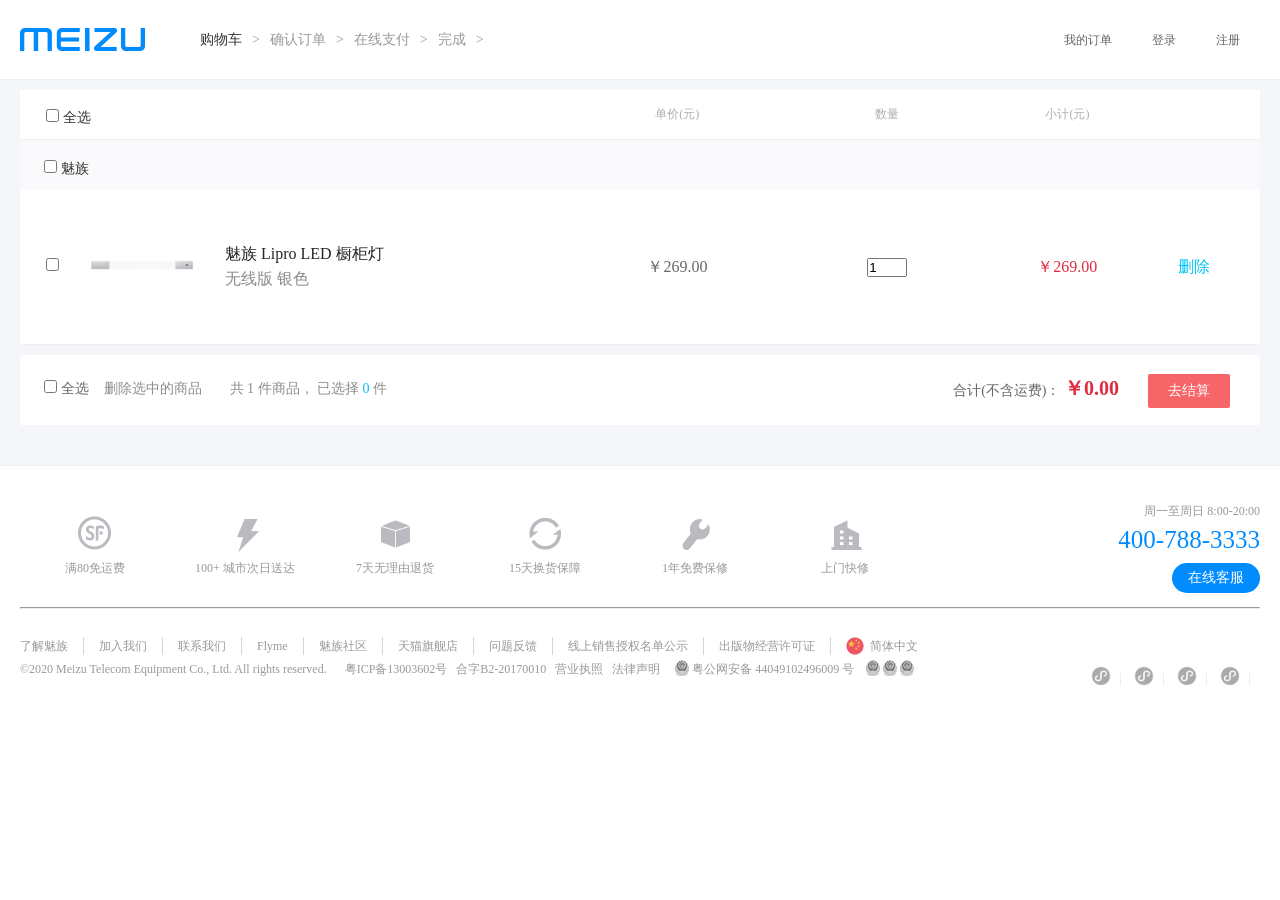
<file: src/html/cart.html>
<!DOCTYPE html>
<html lang="en">

<head>
    <meta charset="UTF-8">
    <meta name="viewport" content="width=device-width, initial-scale=1.0">
    <title>Document</title>
    <link rel="stylesheet" href="../styles/cart.css">
</head>

<body>
    <div class="layout-header">
        <div class="wrapper">
            <div class="layout-header-logo">
                <a class="logo-link" href="">
                    <img src="../img/下载 (4).png" alt="">
                </a>
            </div>
            <ul class="layout-header-bread">
                <li style="color: #333;">购物车</li>
                <li>确认订单</li>
                <li>在线支付</li>
                <li>完成</li>
            </ul>
            <ul class="layout-header-right">
                <li>
                    <a href="">我的订单</a>
                </li>
                <li>
                    <a href="">登录</a>
                </li>
                <li>
                    <a href="">注册</a>
                </li>
            </ul>
        </div>
    </div>
    <div class="cart">
        <div class="wrapper">
            <table class="cart-header">
                <tbody>
                    <tr>
                        <td class="cart-col-select">
                            <div class="cart-select-all">
                                <input type="checkbox">
                                <span class="cart-select-title">全选</span>
                            </div>
                        </td>
                        <td class="cart-col-price">单价(元)</td>
                        <td class="cart-col-number">数量</td>
                        <td class="cart-col-total">小计(元)</td>
                        <td class="nice"></td>
                    </tr>
                </tbody>
            </table>
            <div class="cart-merchant-header">
                <div class="cart-select-all">
                    <input type="checkbox">
                    <span>魅族</span>
                </div>
            </div>
            <ul class="cart-merchant-list">
                <li class="cart-merchant">
                    <table class="cart-merchant-body">
                        <tr class="cart-product ">
                            <td class="cart-col-select">
                                <input type="checkbox">
                                <a class="cart-product-link" href="">
                                    <img src="../img/45.png" alt="">
                                </a>
                                <a class="cart-product-info" href="">
                                    <p>魅族 Lipro LED 橱柜灯</p>
                                    <p>无线版 银色</p>
                                </a>
                            </td>
                            <td class="cart-col-price">
                                <span>￥269.00</span>
                            </td>
                            <td class="cart-col-number">
                                <input type="number" value="1" max="5" min="1">
                            </td>
                            <td class="cart-col-total">
                                <span>￥269.00</span>
                            </td>
                            <td class="cart-col-ctrl">
                                <a href="">删除</a>
                            </td>
                        </tr>
                    </table>
                </li>

            </ul>
        </div>
        <div class="cart-footer">
            <div class="wrapper">
                <div class="cart-footer-left">
                    <input type="checkbox">
                    <span>全选</span>
                    <span class="cart-remove-selected">删除选中的商品</span>
                    <span class="cart-footer-count">
                        共 <span class="cart-footer-num">1</span> 件商品， 已选择
                    <span class="cart-footer-num" style="color: #00c3f5;;">0</span> 件
                    </span>
                </div>
                <div class="cart-footer-right">
                    合计(不含运费)：
                    <span class="cart-footer-total">
                        ￥0.00
                    </span>
                    <div class="mz-btn" disabled="disabled">去结算
                    </div>
                </div>
            </div>
        </div>
    </div>
    <footer>
        <div class="footer-link">
            <div class="wrapper clear">
                <div class="clear">
                    <ul class="footer-service">
                        <li>
                            <a href="">
                                <img src="../img/29.png" alt="">
                                <span>满80免运费</span>
                            </a>
                        </li>
                        <li>
                            <a href="">
                                <img src="../img/30.png" alt="">
                                <span>100+ 城市次日送达</span>
                            </a>
                        </li>
                        <li>
                            <a href="">
                                <img src="../img/31.png" alt="">
                                <span>7天无理由退货</span>
                            </a>
                        </li>
                        <li>
                            <a href="">
                                <img src="../img/32.png" alt="">
                                <span>15天换货保障</span>
                            </a>
                        </li>
                        <li>
                            <a href="">
                                <img src="../img/33.png" alt="">
                                <span>1年免费保修</span>
                            </a>
                        </li>
                        <li>
                            <a href="">
                                <img src="../img/34.png" alt="">
                                <span>上门快修</span>
                            </a>
                        </li>
                    </ul>
                    <div class="onlive-service">
                        <span>周一至周日 8:00-20:00</span>
                        <p class="tel">400-788-3333</p>
                        <a class="onlive-btn" href="">在线客服</a>
                    </div>
                </div>
                <hr class="footer-hr">
                <div class="footer-info clear">
                    <div class="footer-info-left">
                        <ul class="clear">
                            <li>
                                <a href="">了解魅族</a>
                            </li>
                            <li>
                                <a href="">加入我们</a>
                            </li>
                            <li>
                                <a href="">联系我们</a>
                            </li>
                            <li>
                                <a href="">Flyme</a>
                            </li>
                            <li>
                                <a href="">魅族社区</a>
                            </li>
                            <li>
                                <a href="">天猫旗舰店</a>
                            </li>
                            <li>
                                <a href="">问题反馈</a>
                            </li>
                            <li>
                                <a href="">线上销售授权名单公示</a>
                            </li>
                            <li>
                                <a href="">出版物经营许可证</a>
                            </li>
                            <li class="no-border">
                                <a class="button-language" href="">
                                    <i></i> 简体中文
                                </a>
                                <div class="hidden-box">
                                    <ul class="lang-list">
                                        <li class="footerli">
                                            <a href="">
                                                <i></i>
                                                <span>简体中文</span>
                                            </a>
                                        </li>
                                        <li class="footerli">
                                            <a href="">
                                                <i></i>
                                                <span>简体中文</span>
                                            </a>
                                        </li>
                                        <li class="footerli">
                                            <a href="">
                                                <i></i>
                                                <span>简体中文</span>
                                            </a>
                                        </li>
                                        <li class="footerli">
                                            <a href="">
                                                <i></i>
                                                <span>简体中文</span>
                                            </a>
                                        </li>
                                        <li class="footerli">
                                            <a href="">
                                                <i></i>
                                                <span>简体中文</span>
                                            </a>
                                        </li>
                                    </ul>
                                </div>
                            </li>
                        </ul>
                        <div class="footer-certificate">
                            ©2020 Meizu Telecom Equipment Co., Ltd. All rights reserved.&nbsp;&nbsp;&nbsp;&nbsp;
                            <a href="">粤ICP备13003602号</a>
                            <a href="">合字B2-20170010 </a>
                            <a href="">营业执照</a>
                            <a href="">法律声明</a>
                            <a href="">
                                <span>
                                <i></i>
                                粤公网安备 44049102496009 号
                            </span>
                            </a>
                            <a style="margin: 0;" href="">
                                <i></i>
                            </a>
                            </a>
                            <a style="margin: 0;" href="">
                                <i></i>
                            </a>
                            </a>
                            <a style="margin: 0;" href="">
                                <i></i>
                            </a>
                        </div>

                    </div>
                    <div class="li-subscribe">
                        <a href="">
                            <img src="../img/40.png" alt="">
                            <i>
                            <em></em>
                        </i>
                        </a>
                        <a href="">
                            <img src="../img/40.png" alt="">
                            <i>
                            <em></em>
                        </i>
                            <a href="">
                                <i>
                            <em></em>
                        </i>
                            </a>
                            <a href="">
                                <i>
                            <em></em>
                        </i>
                            </a>
                    </div>
                </div>
            </div>
        </div>
    </footer>
</body>

</html>
</file>
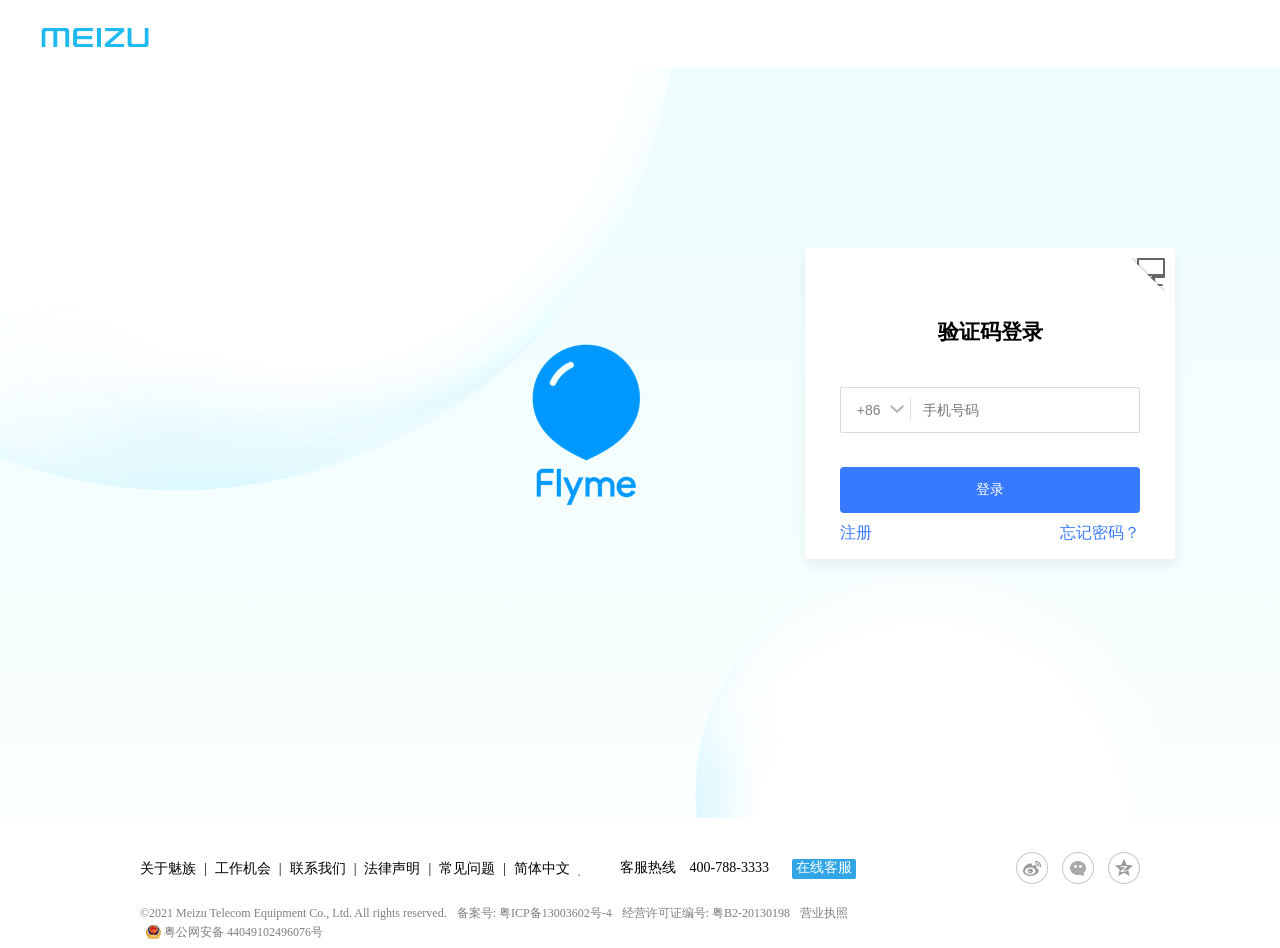
<file: src/html/login1.html>
<!DOCTYPE html>
<html lang="en">

<head>
    <meta charset="UTF-8">
    <meta name="viewport" content="width=device-width, initial-scale=1.0">
    <title>Document</title>
    <link rel="stylesheet" href="../styles/login1.css">
</head>

<body>
    <div class="content">
        <div class="header-wrapper">
            <a href="" class="logo">
                <i></i>
            </a>
        </div>
        <div class="banner-box">
            <div class="bg-box">
                <form action="" class="main-form">
                    <div class="tab-title">
                        <h3>验证码登录</h3>
                    </div>
                    <div class="tip-box">
                        <i class="err-icon"></i>
                        <span class="tip-font"></span>
                        <span class="close-icon"></span>
                    </div>
                    <div class="normalInput">
                        <div class="phone-text">
                            <span class="code-phone">
                             <input value="+86" class="ipt-cycode">
                             <i></i>
                            </span>
                            <input type="text" name="phone" id="phone" placeholder="手机号码" maxlength="20" class="ipt-phone">

                        </div>
                        <div class="cycode-container">
                            <div class="country-code">
                                <div class="container">
                                    <div class="head">常用</div>
                                    <ul>
                                        <li>
                                            <span class="record-country">中国</span>
                                            <span class="record-code">+86</span>
                                        </li>
                                        <li>
                                            <span class="record-country">中国台湾</span>
                                            <span class="record-code">+886</span>
                                        </li>
                                        <li>
                                            <span class="record-country">中国香港</span>
                                            <span class="record-code">+852</span>
                                        </li>
                                        <li>
                                            <span class="record-country">Brazil</span>
                                            <span class="record-code">+55</span>
                                        </li>
                                        <li>
                                            <span class="record-country">India</span>
                                            <span class="record-code">+91</span>
                                        </li>
                                        <li>
                                            <span class="record-country">Indonesia</span>
                                            <span class="record-code">+62</span>
                                        </li>
                                        <li>
                                            <span class="record-country">Malaysia</span>
                                            <span class="record-code">+60</span>
                                        </li>
                                    </ul>
                                </div>
                            </div>
                        </div>
                    </div>
                    <div class="geeDiv">
                        <p style="display: none;">正在加载验证码......</p>
                    </div>
                    <div class="geetest-holder">
                        <div class="geetest-btn">
                            <div class="geetest-radar"></div>
                            <div class="geetest-radar-tip">
                                <span class="geetest-radar-tip-content">点击按钮进行验证</span>
                                <span class="geetest-reset-tip-content">请点击重试</span>
                            </div>
                            <a class="geetest-logo" href=""></a>
                        </div>
                    </div>
                    <a class="fullBtnBlue" href="">登录</a>
                    <div class="transferField">
                        <a class="forgetpsw" href="">忘记密码？</a>
                        <a class="register" href="">注册</a>
                    </div>
                    <a class="qr-btn" href=""></a>
                </form>
            </div>
        </div>
    </div>
    <div class="flyme-footer">
        <div class="footter-wrapper">
            <div class="footer-layer">
                <div class="footer-innerLink">
                    <a href="">关于魅族</a>
                    <span>|</span>
                    <a href="">工作机会</a>
                    <span>|</span>
                    <a href="">联系我们</a>
                    <span>|</span>
                    <a href="">法律声明</a>
                    <span>|</span>
                    <a href="">常见问题</a>
                    <span>|</span>
                    <div class="footer-language">
                        简体中文&nbsp;&nbsp;&nbsp;&nbsp;
                        <div class="footer-language-menu">
                            <a class="checked" href="">简体中文</a>
                            <a class="eng" href="">
                                English
                            </a>
                        </div>
                    </div>
                </div>
                <div class="footer-service">
                    <span class="service-label">
                        客服热线
                    </span>
                    <span class="service-num">400-788-3333</span>
                    <a class="service-online" href="">在线客服</a>
                </div>
                <div class="footer-outerLink">
                    <a class="footer-sinaMblog" href="">
                        <i></i>
                    </a>
                    <a class="footer-weChat" href="">
                        <i></i>
                        <div class="wechatPic"></div>
                    </a>
                    <a class="footer-qzone" href="">
                        <i></i>
                    </a>
                </div>
            </div>
            <div class="flymeCopyright">
                <div class="copyrightInner">
                    <span>©2021 Meizu Telecom Equipment Co., Ltd. All rights reserved.</span>
                    <a href="">备案号: 粤ICP备13003602号-4</a>
                    <a href="">经营许可证编号: 粤B2-20130198</a>
                    <a href="">营业执照</a>
                    <a class="pic" href="">粤公网安备 44049102496076号</a>
                </div>
            </div>
        </div>
    </div>

</body>

</html>
</file>
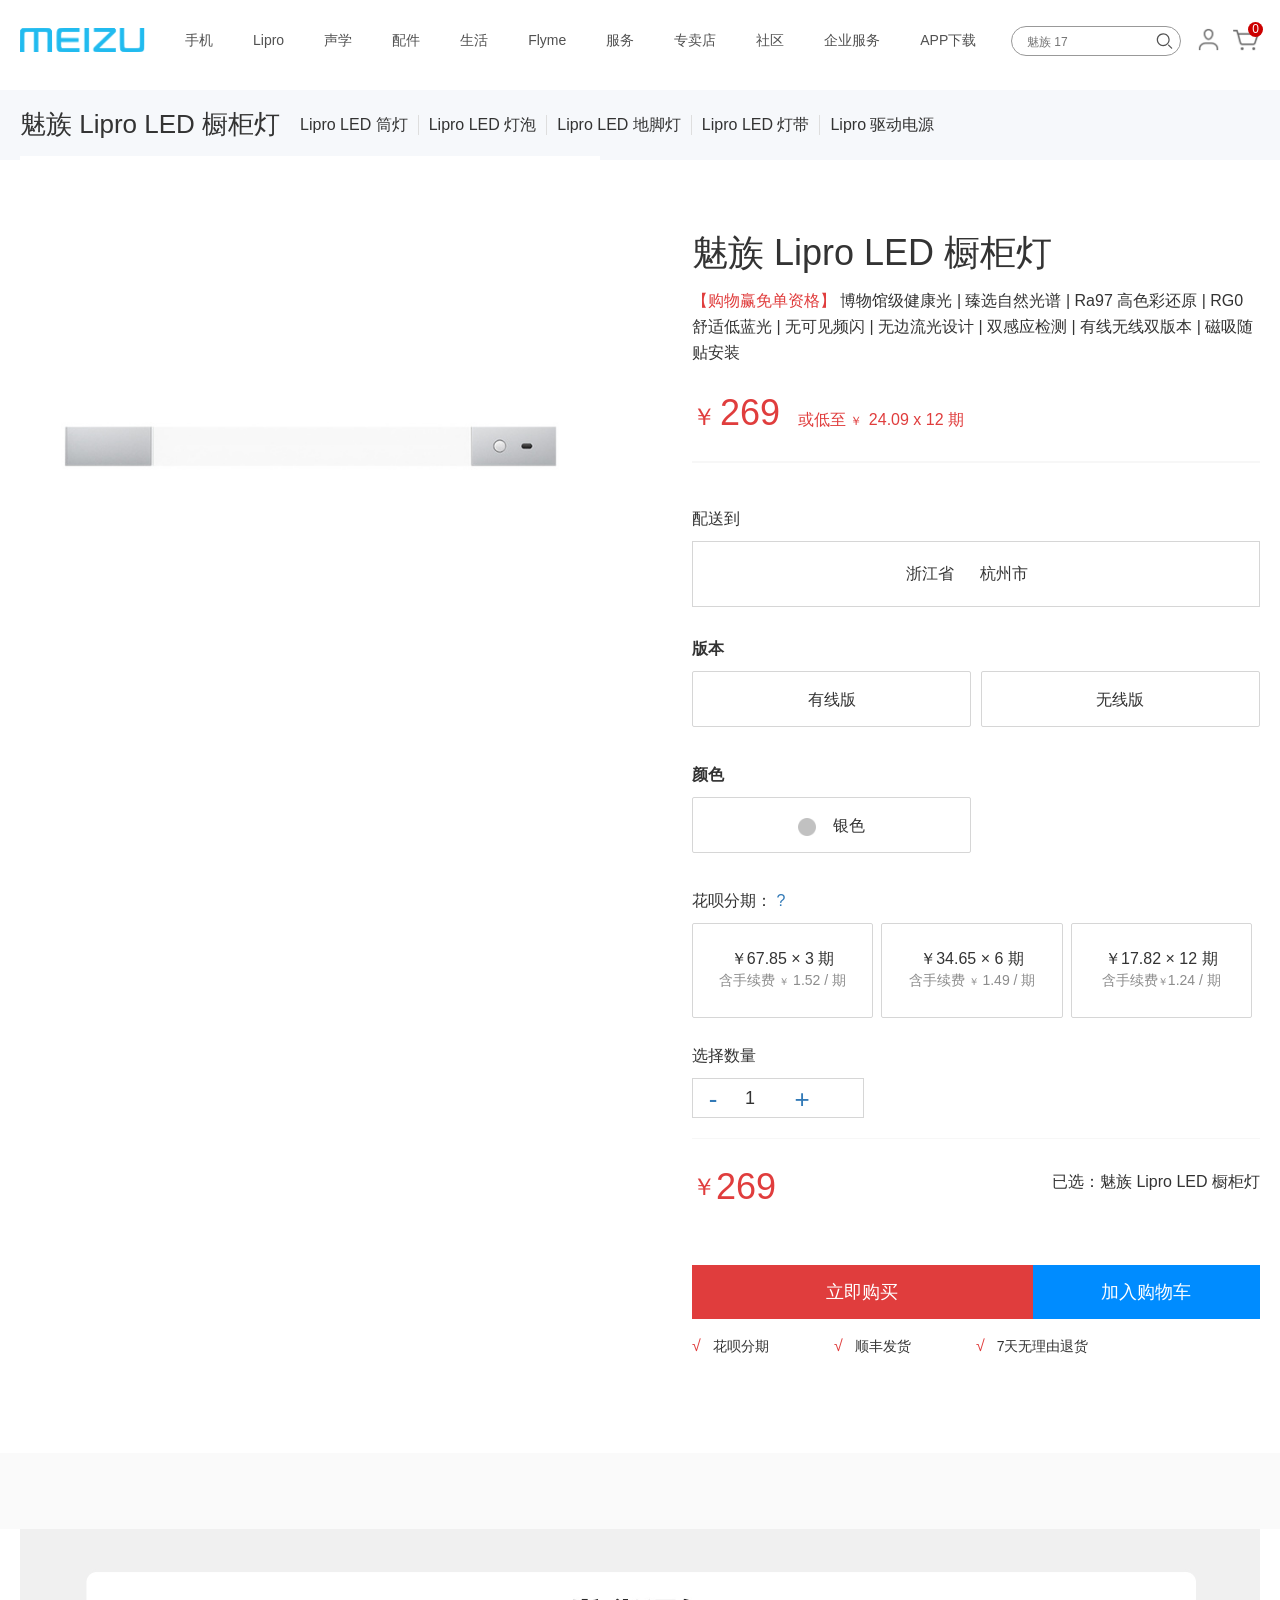
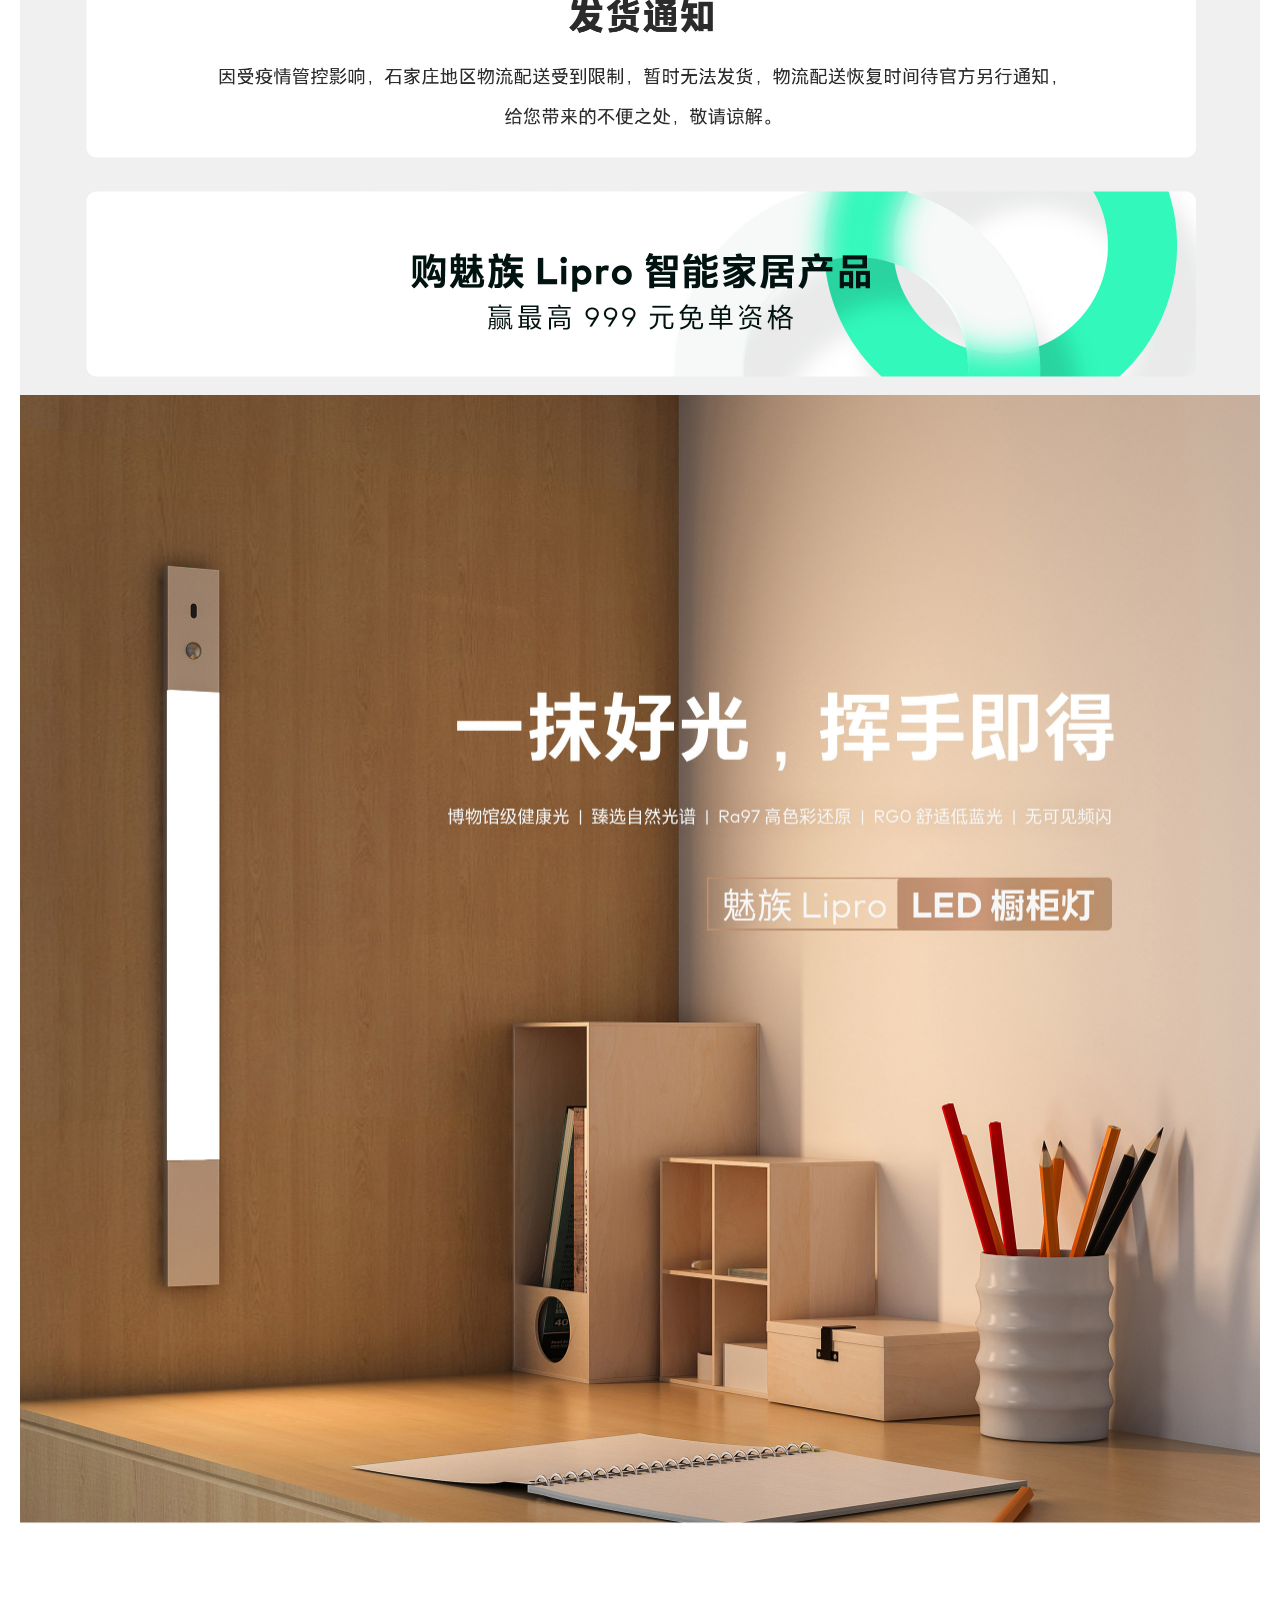
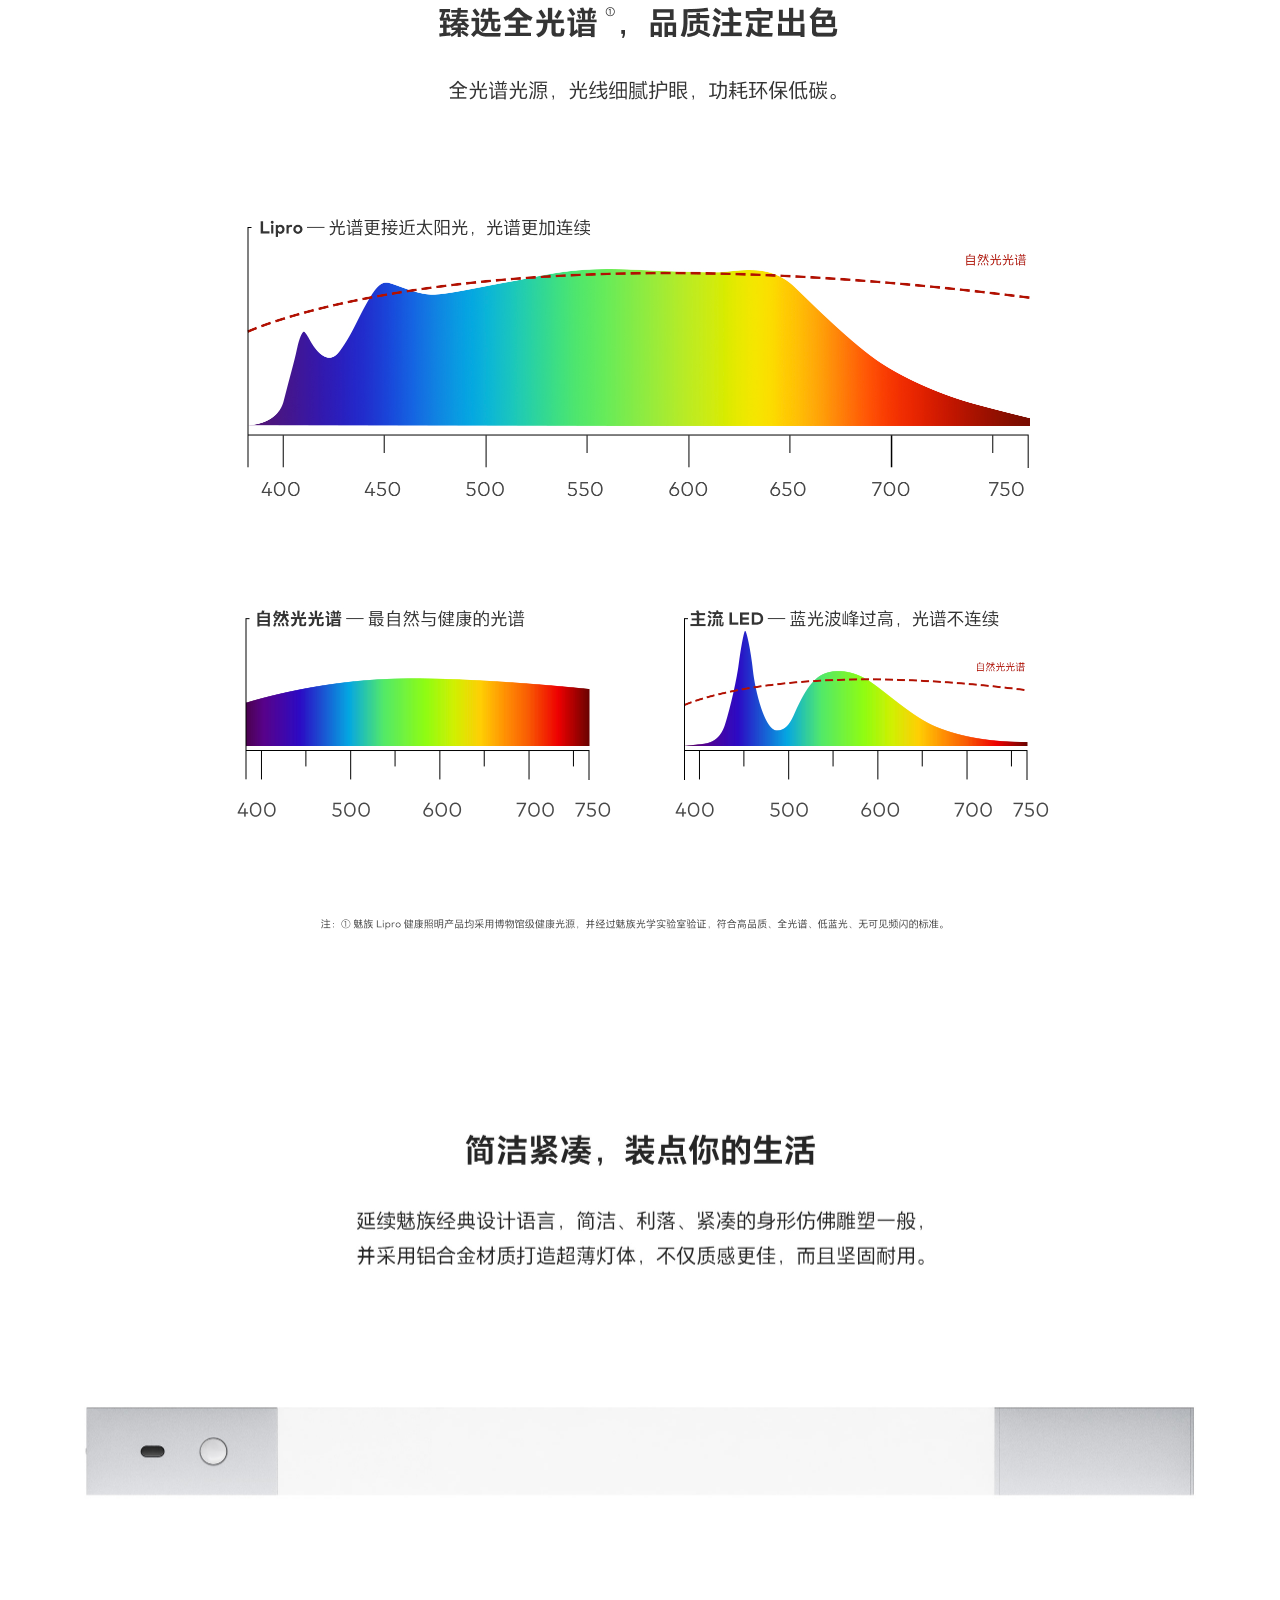
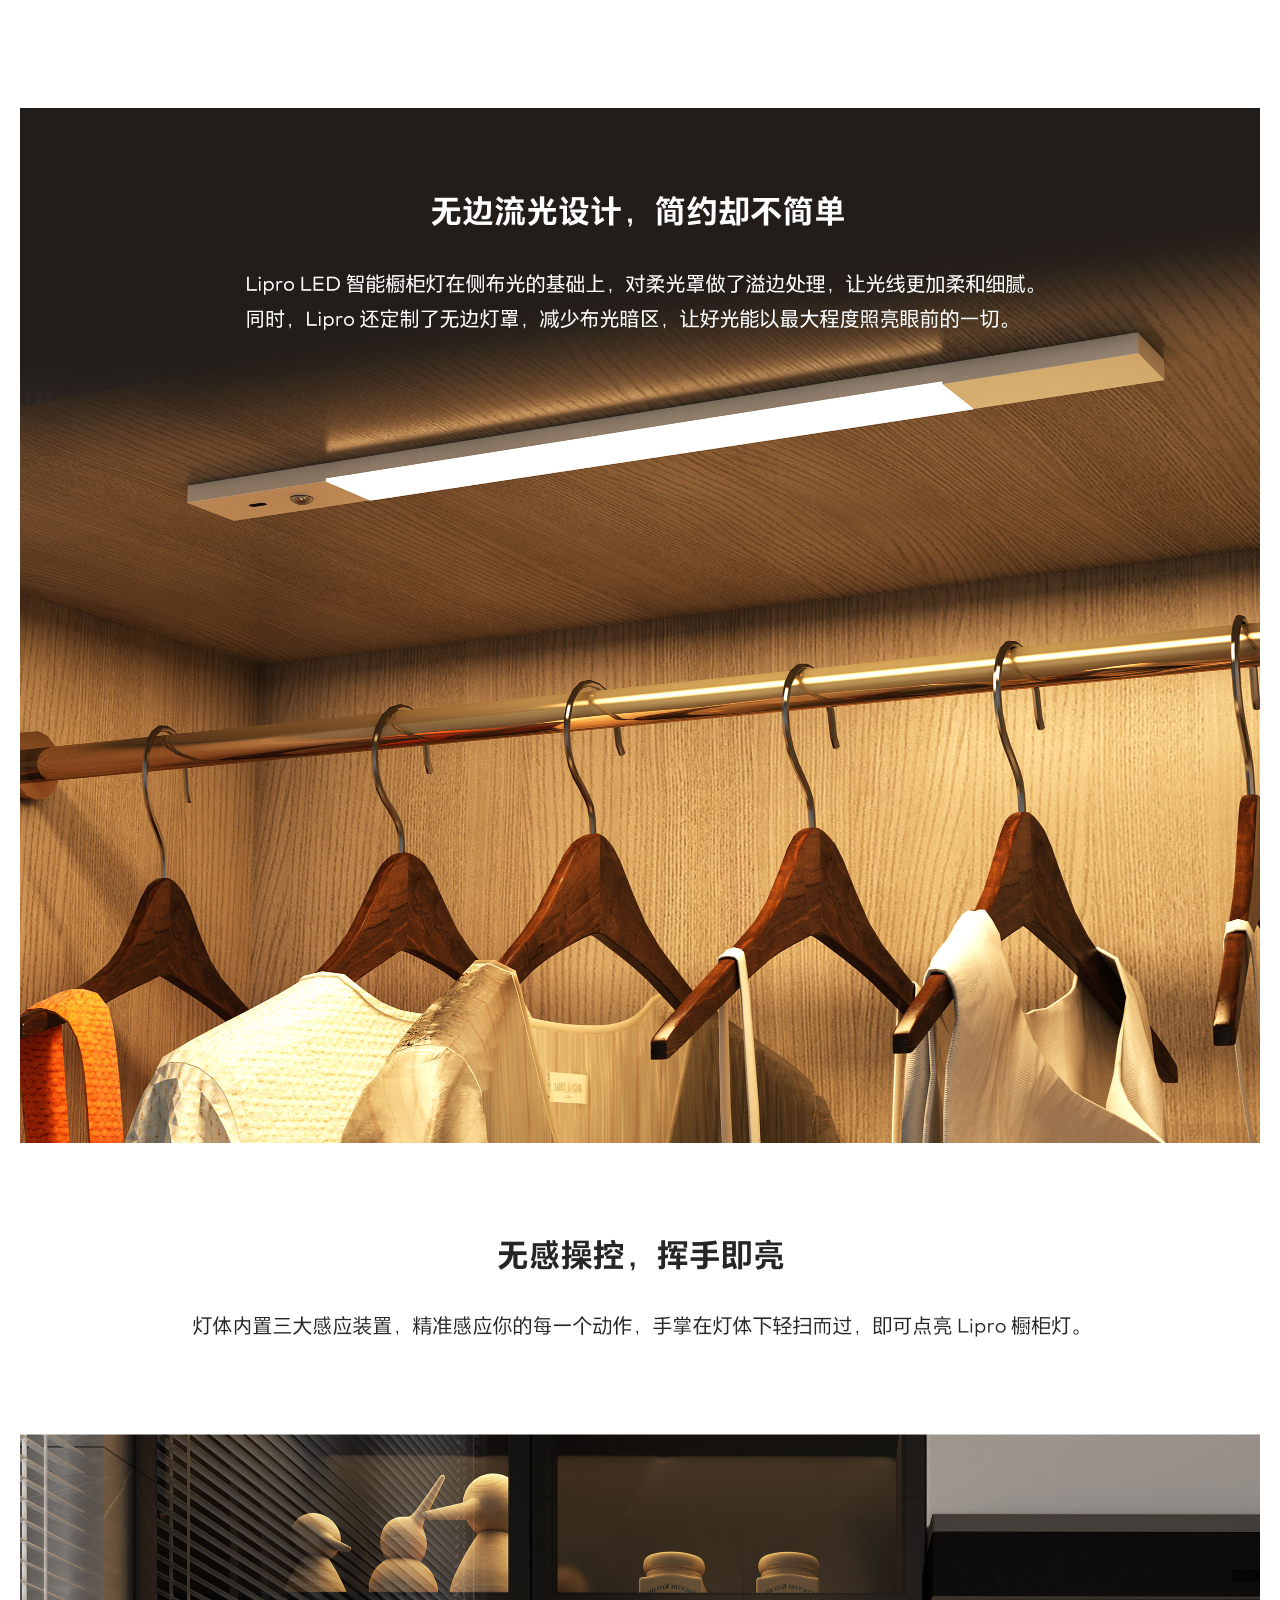
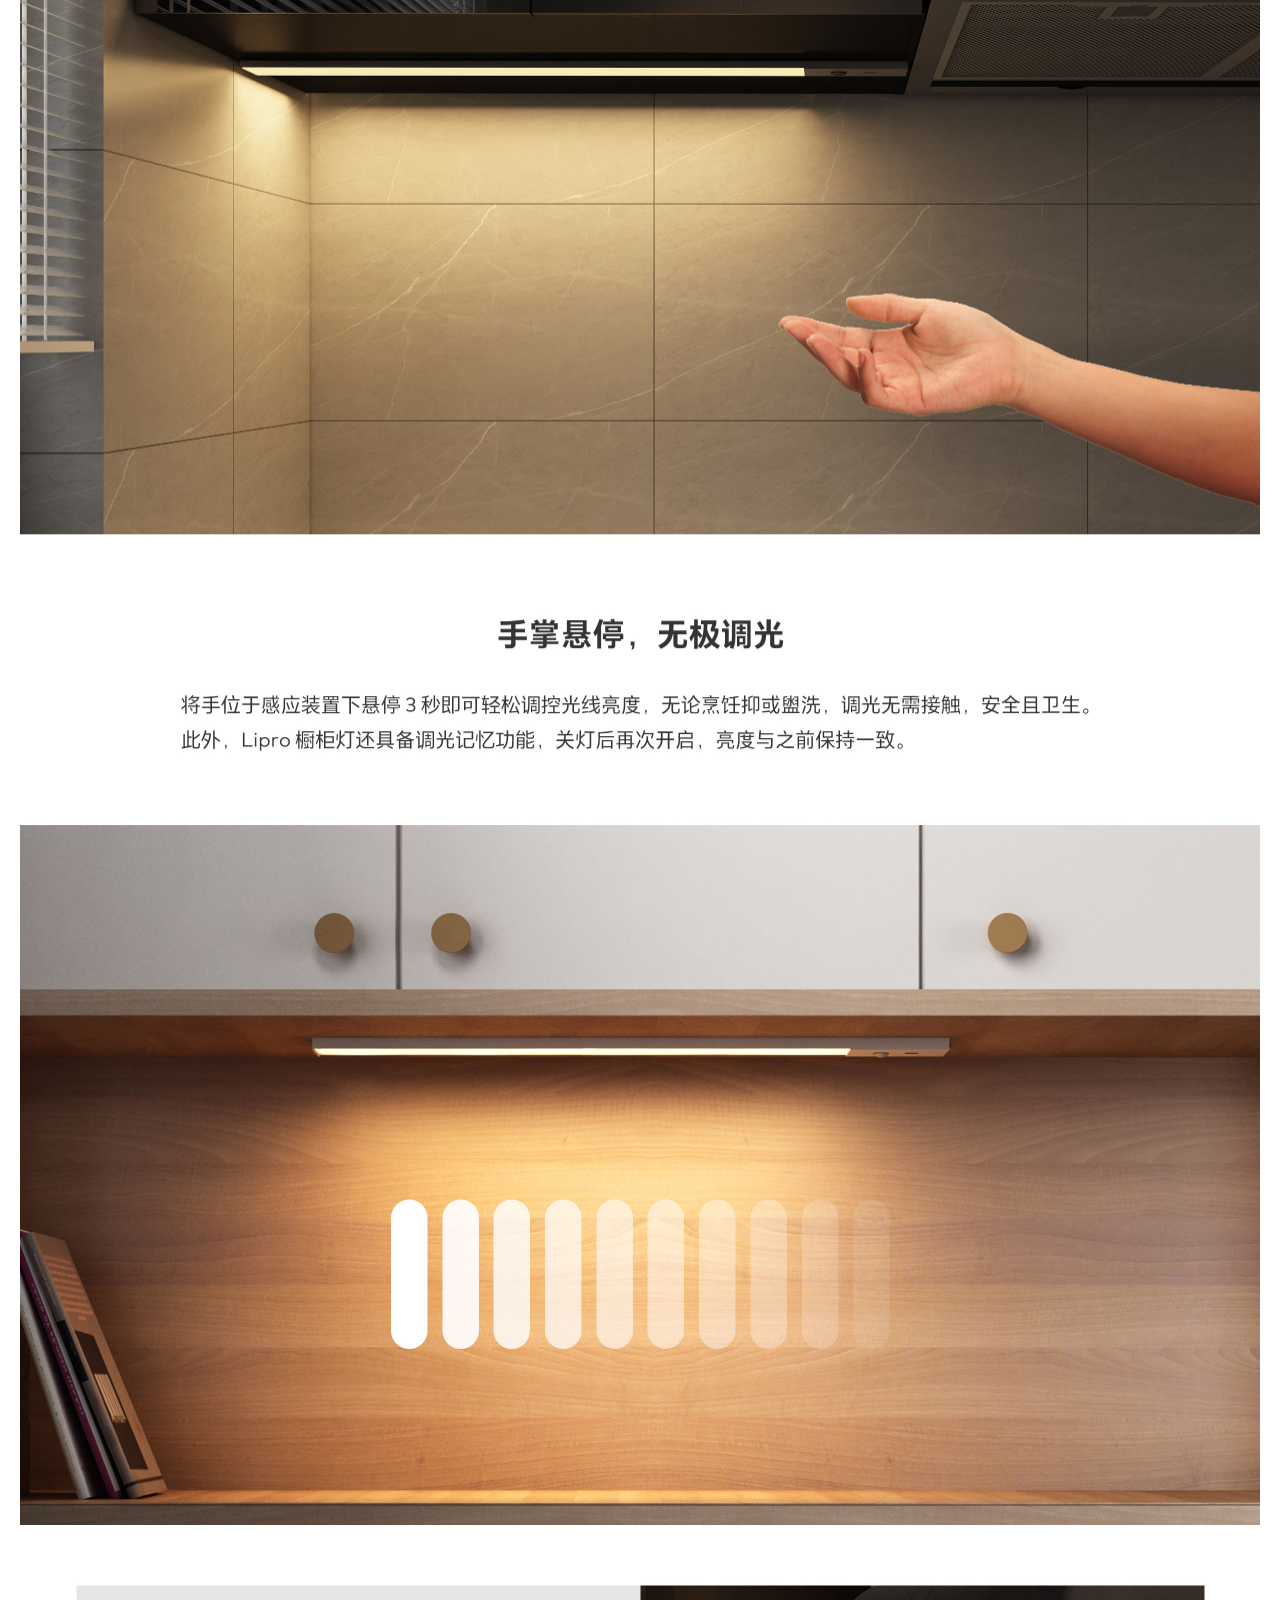
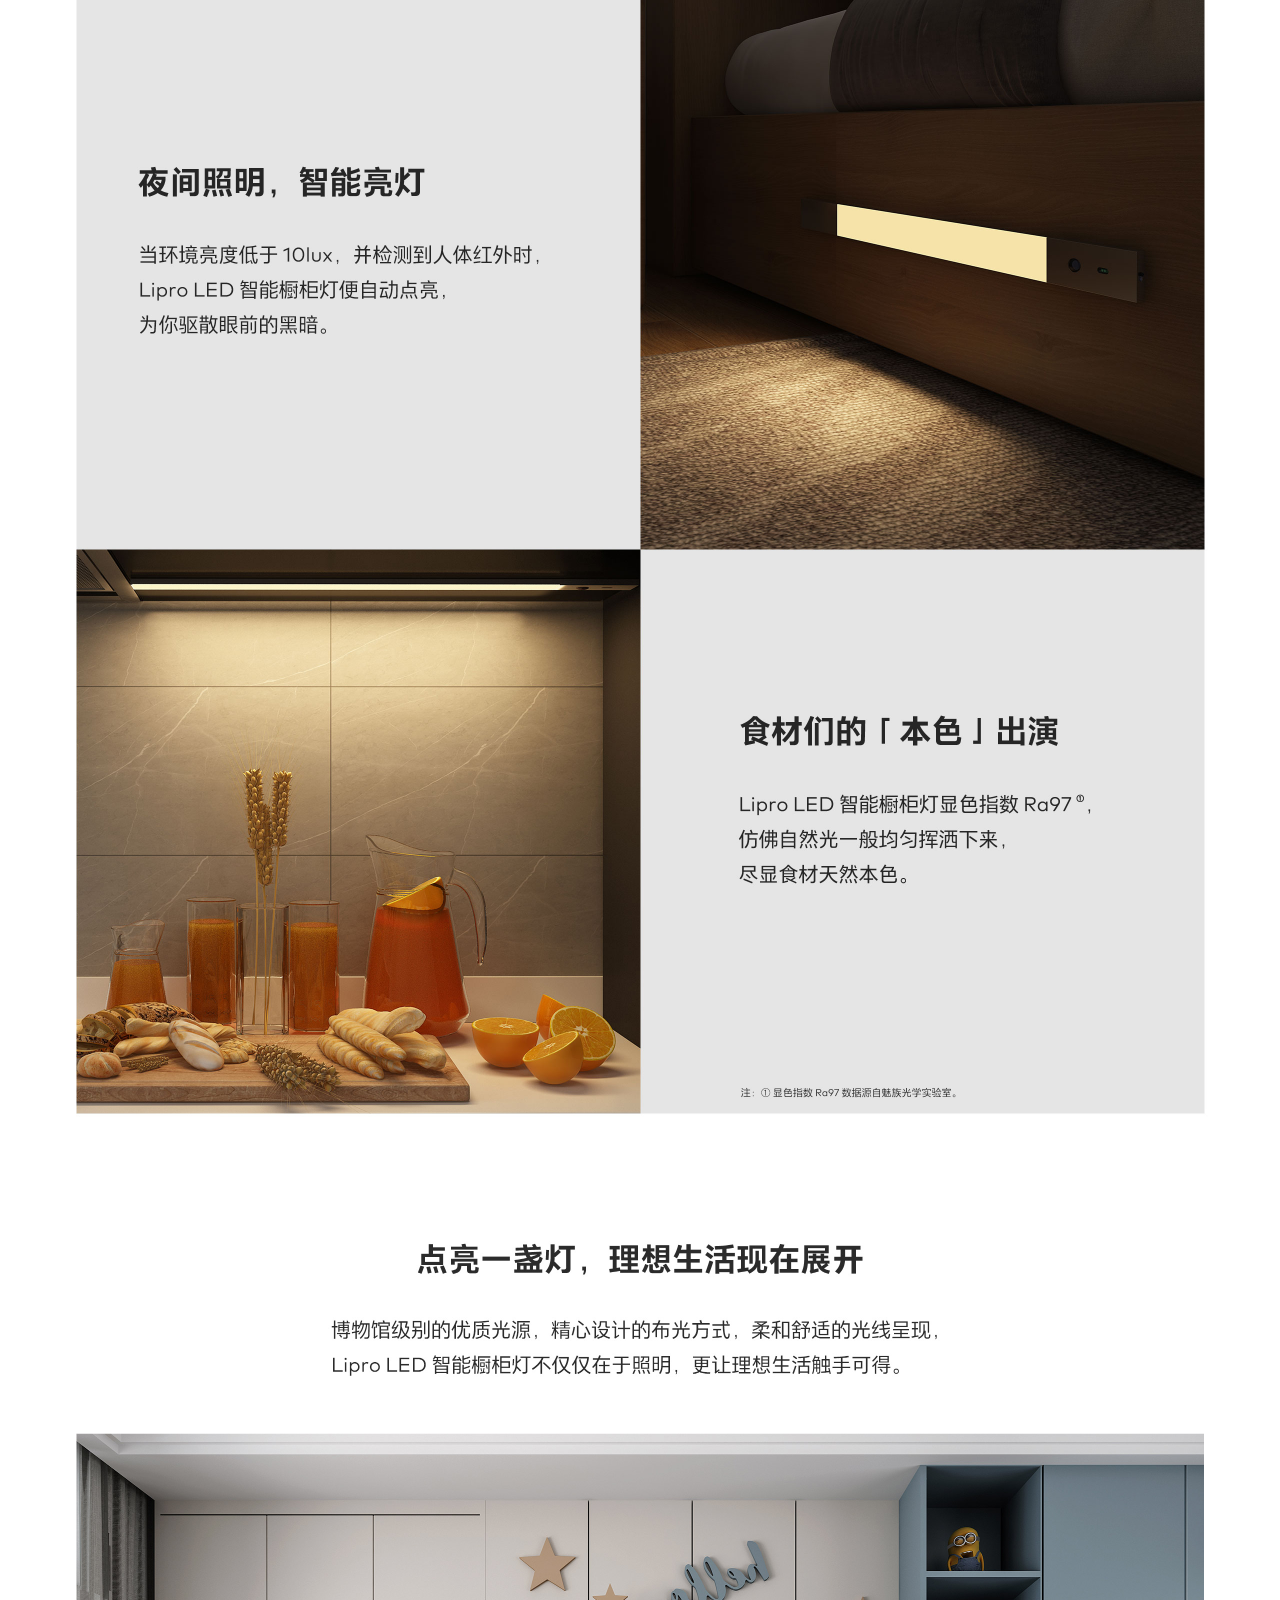
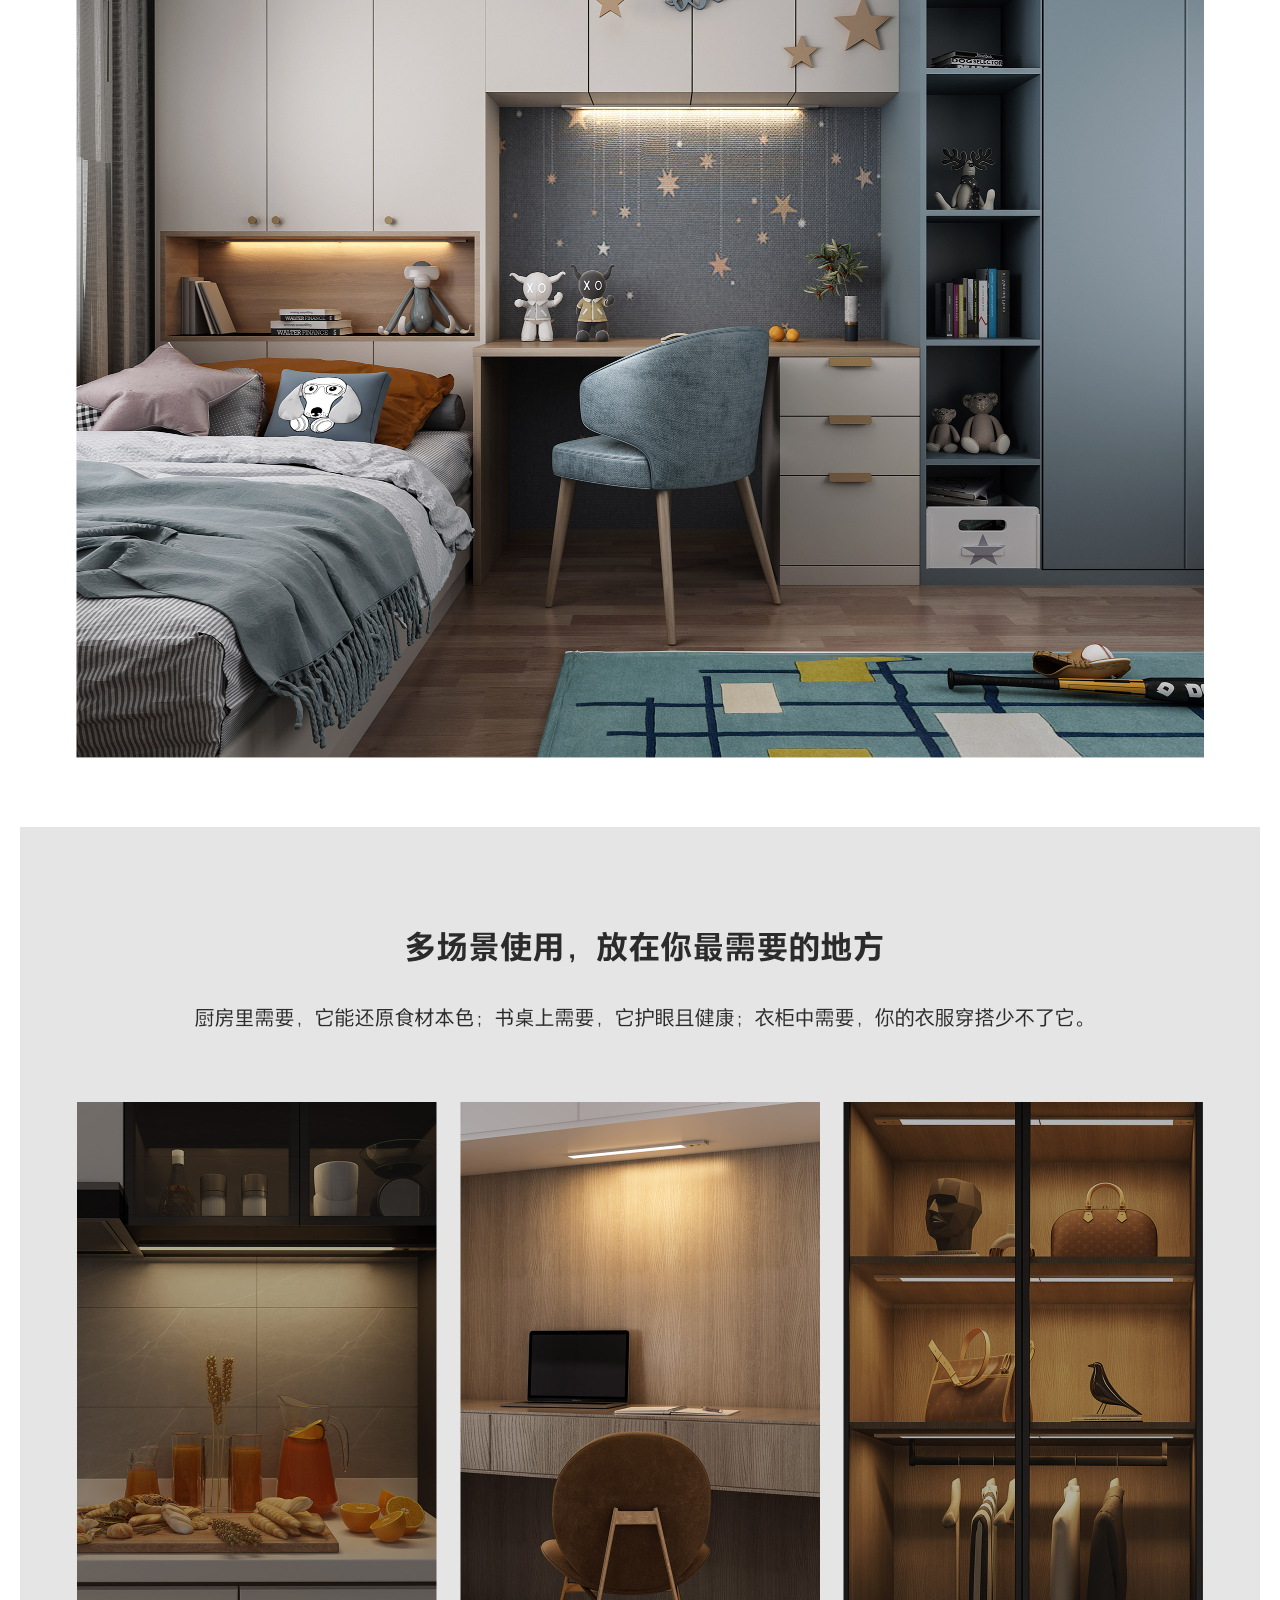
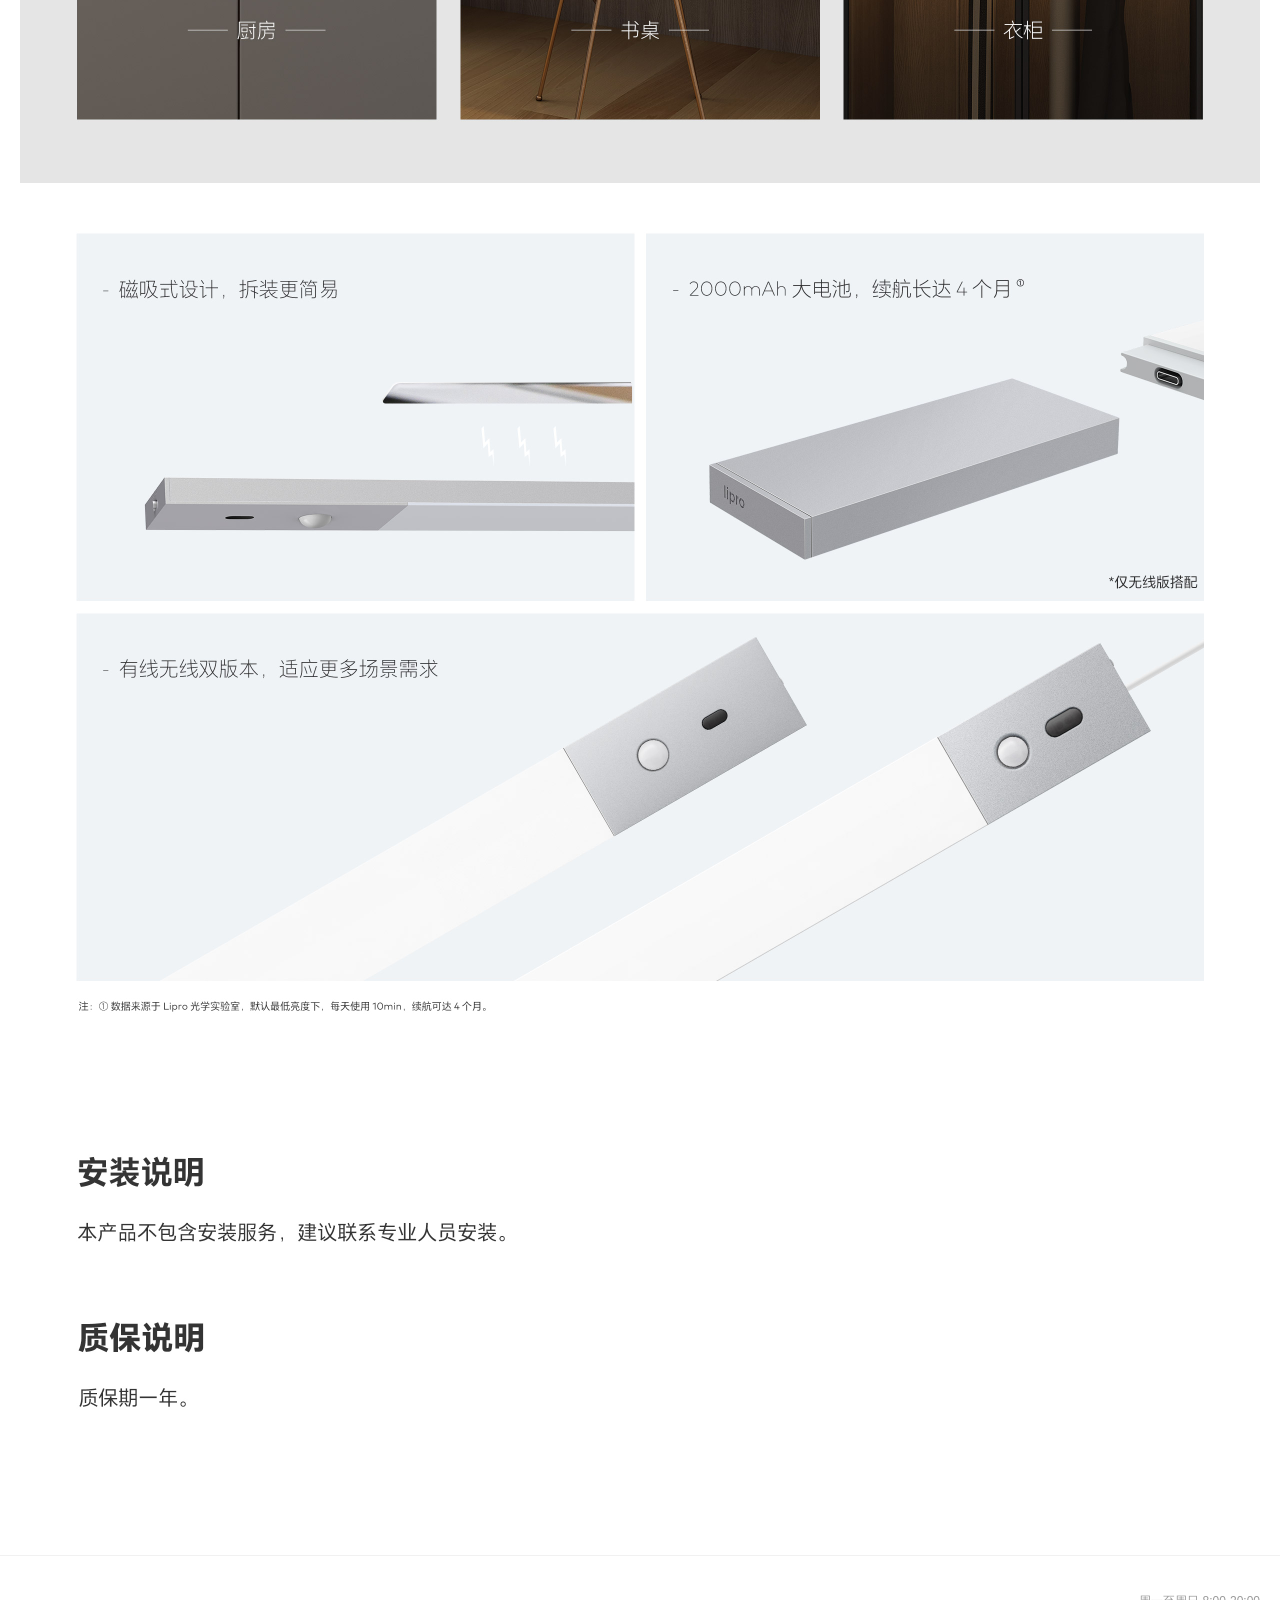
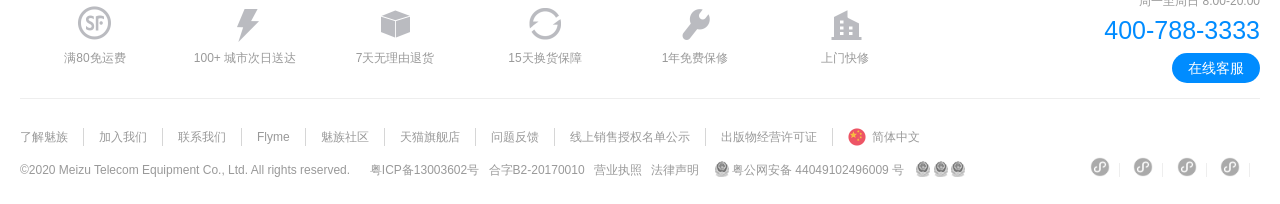
<file: src/html/product.html>
<!DOCTYPE html>
<html lang="en">

<head>
    <meta charset="UTF-8">
    <meta name="viewport" content="width=device-width, initial-scale=1.0">
    <title>Document</title>
    <link href="https://cdn.jsdelivr.net/npm/bootstrap@3.3.7/dist/css/bootstrap.min.css" rel="stylesheet">
    <link rel="stylesheet" href="../styles/product.css">
    <script src="../js/product.js" type="module"></script>
</head>

<body>
    <div class="meizu-header" style="position:static">
        <div class="wrapper clear">
            <div class="meizu-header-logo">
                <a href="../html/index.html">
                    <img src="../img/meizu.png" alt="">
                </a>
            </div>
            <ul class="meizu-header-link">
                <li class="meizu-header-product">
                    <a href="">手机</a>
                    <div class="meizu-header-sub-warp">
                        <div class="meizu-header-sub ">
                            <div class="wrapper">
                                <ul>
                                    <li>
                                        <a href="">
                                            <i></i> 魅族 17「AG梦幻独角兽」
                                            <span></span>
                                            <em>￥3699</em>
                                        </a>
                                    </li>
                                    <li>
                                        <a href="">
                                            <i></i> 魅族 17「AG梦幻独角兽」
                                            <span></span>
                                            <em>￥3699</em>
                                        </a>
                                    </li>
                                    <li>
                                        <a href="">
                                            <i></i> 魅族 17「AG梦幻独角兽」
                                            <span></span>
                                            <em>￥3699</em>
                                        </a>
                                    </li>
                                    <li>
                                        <a href="">
                                            <i></i> 魅族 17「AG梦幻独角兽」
                                            <span></span>
                                            <em>￥3699</em>
                                        </a>
                                    </li>
                                    <li>
                                        <a href="">
                                            <i></i> 魅族 17「AG梦幻独角兽」
                                            <span></span>
                                            <em>￥3699</em>
                                        </a>
                                    </li>
                                    <li>
                                        <a href="">
                                            <i></i> 魅族 17「AG梦幻独角兽」
                                            <span></span>
                                            <em>￥3699</em>
                                        </a>
                                    </li>
                                    <li>
                                        <a href="">
                                            <i></i> 魅族 17「AG梦幻独角兽」
                                            <span></span>
                                            <em>￥3699</em>
                                        </a>
                                    </li>
                                </ul>
                            </div>
                        </div>
                    </div>
                </li>
                <li class="meizu-header-product">
                    <a href="">Lipro</a>
                    <div class="meizu-header-sub-warp">
                        <div class="meizu-header-sub ">
                            <div class="wrapper">
                                <ul>
                                    <li>
                                        <a href="">
                                            <i></i> 魅族 17「AG梦幻独角兽」
                                            <span></span>
                                            <em>￥3699</em>
                                        </a>
                                    </li>
                                    <li>
                                        <a href="">
                                            <i></i> 魅族 17「AG梦幻独角兽」
                                            <span></span>
                                            <em>￥3699</em>
                                        </a>
                                    </li>
                                    <li>
                                        <a href="">
                                            <i></i> 魅族 17「AG梦幻独角兽」
                                            <span></span>
                                            <em>￥3699</em>
                                        </a>
                                    </li>
                                    <li>
                                        <a href="">
                                            <i></i> 魅族 17「AG梦幻独角兽」
                                            <span></span>
                                            <em>￥3699</em>
                                        </a>
                                    </li>
                                    <li>
                                        <a href="">
                                            <i></i> 魅族 17「AG梦幻独角兽」
                                            <span></span>
                                            <em>￥3699</em>
                                        </a>
                                    </li>
                                    <li>
                                        <a href="">
                                            <i></i> 魅族 17「AG梦幻独角兽」
                                            <span></span>
                                            <em>￥3699</em>
                                        </a>
                                    </li>
                                    <li>
                                        <a href="">
                                            <i></i> 魅族 17「AG梦幻独角兽」
                                            <span></span>
                                            <em>￥3699</em>
                                        </a>
                                    </li>
                                </ul>
                            </div>
                        </div>
                    </div>
                </li>
                <li class="meizu-header-product">
                    <a href="">声学</a>
                </li>
                <li class="meizu-header-product">
                    <a href="">配件</a>
                </li>
                <li class="meizu-header-product">
                    <a href="">生活</a>
                </li>
                <li class="meizu-header-product">
                    <a href="">Flyme</a>
                </li>
                <li class="meizu-header-product">
                    <a href="">服务</a>
                </li>
                <li class="meizu-header-product">
                    <a href="">专卖店</a>
                </li>
                <li class="meizu-header-product">
                    <a href="">社区</a>
                </li>
                <li class="meizu-header-product">
                    <a href="">企业服务</a>
                </li>
                <li class="meizu-header-product">
                    <a href="">APP下载</a>
                </li>
            </ul>
            <a href="" class="shop-cart">
                <img src="../img/shop-cart.png" alt="">
                <em>0</em>
            </a>
            <div class="user">
                <img src="../img/user.png" alt="">
                <div class="user-list" style="z-index:999;">
                    <ul>
                        <li>
                            <a href="../html/login2.html">立即登录</a>
                        </li>
                        <li>
                            <a href="../html/register.html">立即注册</a>
                        </li>
                        <li>
                            <a href="">我的订单</a>
                        </li>
                        <li>
                            <a href="">M码通道</a>
                        </li>
                    </ul>
                </div>
            </div>
            <div class="header-search">
                <input type="text" placeholder="魅族 17">
                <a href="">
                    <svg t="1610023375110" class="icon" viewBox="0 0 1024 1024" version="1.1" xmlns="http://www.w3.org/2000/svg" p-id="1019" width="23" height="20"><path d="M446.112323 177.545051c137.567677 0.219798 252.612525 104.59798 266.162424 241.493333 13.562828 136.895354-78.778182 261.818182-213.617777 289.008485-134.852525 27.203232-268.386263-52.156768-308.945455-183.608889s25.018182-272.252121 151.738182-325.779394A267.235556 267.235556 0 0 1 446.112323 177.545051m0-62.060607c-182.794343 0-330.989899 148.195556-330.989899 330.989899s148.195556 330.989899 330.989899 330.989899 330.989899-148.195556 330.989899-330.989899-148.195556-330.989899-330.989899-330.989899z m431.321212 793.341415a30.849293 30.849293 0 0 1-21.94101-9.102223l-157.220202-157.220202c-11.752727-12.179394-11.584646-31.534545 0.37495-43.50707 11.972525-11.972525 31.327677-12.140606 43.494141-0.37495l157.220202 157.220202a31.036768 31.036768 0 0 1 6.723232 33.810101 31.004444 31.004444 0 0 1-28.651313 19.174142z m0 0" p-id="1020" fill="#515151"></path></svg>
                </a>
            </div>
        </div>
    </div>
    <main class="page-detail">
        <div class="fast-nav">
            <div class="-container">
                <span class="-name">
                    魅族 Lipro LED 橱柜灯
                </span>
                <ul class="-products-small">
                    <li>
                        <a href="">Lipro LED 筒灯</a>
                    </li>
                    <li>
                        <a href="">Lipro LED 灯泡</a>
                    </li>
                    <li>
                        <a href="">Lipro LED 地脚灯</a>
                    </li>
                    <li>
                        <a href="">Lipro LED 灯带</a>
                    </li>
                    <li>
                        <a href="">Lipro 驱动电源</a>
                    </li>
                </ul>
            </div>
        </div>
        <section class="row containers clear">
            <!-- 轮播图 -->
            <div class="preview">
                <div id="carousel-example-generic" class="carousel slide" data-ride="carousel">
                    <!-- Indicators -->
                    <ol class="carousel-indicators">
                        <li data-target="#carousel-example-generic" data-slide-to="0" class="active"></li>
                        <li data-target="#carousel-example-generic" data-slide-to="1"></li>
                        <li data-target="#carousel-example-generic" data-slide-to="2"></li>
                        <li data-target="#carousel-example-generic" data-slide-to="3"></li>
                    </ol>

                    <!-- Wrapper for slides -->
                    <div class="carousel-inner" role="listbox">
                        <div class="item active">
                            <a href=""><img src="../img/1.jpg" alt=""></a>
                        </div>
                        <div class="item">
                            <a href=""><img src="../img/2.jpg" alt=""></a>
                        </div>
                        <div class="item">
                            <a href=""><img src="../img/3.jpg" alt=""></a>
                        </div>
                        <div class="item">
                            <a href=""><img src="../img/4.jpg" alt=""></a>
                        </div>
                    </div>
                </div>
            </div>

            <div class="property">
                <div class="property-hd">
                    <h1>魅族 Lipro LED 橱柜灯</h1>
                    <p class="mod-info">
                        <font style="color: #E03D3D;">【购物赢免单资格】</font>
                        博物馆级健康光 | 臻选自然光谱 | Ra97 高色彩还原 | RG0 舒适低蓝光 | 无可见频闪 | 无边流光设计 | 双感应检测 | 有线无线双版本 | 磁吸随贴安装
                    </p>
                </div>
                <div class="property-sell">
                    <div class="property-sell-price">
                        <div class="mod-price">
                            <small>￥</small>
                            <span class="vm-money">269</span>
                        </div>
                        <div class="mod-huabei">
                            或低至
                            <em>￥</em> 24.09 x 12 期
                        </div>
                    </div>
                    <div class="property-sell-list"></div>
                </div>
                <div class="property-service">
                    <div class="vm-metatit">配送到</div>
                    <div class="site-selector">
                        <div class="text">
                            浙江省&nbsp;&nbsp; &nbsp; &nbsp;杭州市&nbsp;&nbsp;&nbsp;&nbsp;
                            <i></i>
                        </div>
                    </div>
                    <div class="property-set">
                        <dl class="property-set-sale">
                            <dt class="vm-metatit">版本</dt>
                            <dd>
                                <a href="">
                                    <span>有线版</span>
                                </a>
                                <a href="">
                                    <span>无线版</span>
                                </a>
                            </dd>
                        </dl>
                        <dl class="property-set-sale">
                            <dt class="vm-metatit">颜色</dt>
                            <dd>
                                <a href="">
                                    <img src="../img/46.png" alt="">
                                    <span>银色</span>
                                </a>
                            </dd>
                        </dl>
                    </div>
                    <div class="property-huabei">
                        <div class="vm-metatit">
                            花呗分期：
                            <a href="">?</a>
                        </div>
                        <div class="property-huabei-bd">
                            <a href="">
                                <span class="vm-periods">
                                    ￥67.85 × 3 期
                                </span>
                                <span class="vm-rate">
                                    含手续费
                                    <em>￥</em>
                                    1.52 / 期  
                                </span>
                            </a>
                            <a href="">
                                <span class="vm-periods">
                                    ￥34.65 × 6 期
                                </span>
                                <span class="vm-rate">
                                    含手续费
                                    <em>￥</em>
                                    1.49 / 期  
                                </span>
                            </a>
                            <a href="">
                                <span class="vm-periods">
                                    ￥17.82 × 12 期
                                </span>
                                <span class="vm-rate">
                                    含手续费<em>￥</em>1.24 / 期  
                                </span>
                            </a>
                        </div>
                    </div>
                    <div class="property-control">
                        <div class="vm-metatit">
                            选择数量
                        </div>
                        <div class="mod-control">
                            <a href="javascript:;" class="vm-minus">-</a>
                            <input type="number" value="1" min="1" max="10">
                            <a href="javascript:;" class="vm-plus">+</a>
                        </div>
                    </div>
                    <div class="property-buy">
                        <dl class="property-buy-quantity">
                            <dd class="vm-count">
                                <div class="vm-c-list">
                                    <span>已选：魅族 Lipro LED 橱柜灯</span>
                                </div>
                                <div class="vm-c-wp">
                                    <strong>
                                        <i>￥</i>
                                        269
                                    </strong>
                                </div>
                            </dd>
                        </dl>
                        <div class="property-buy-action">
                            <a class="btn-buy" href="#">立即购买</a>
                            <a class="btn-addcart" href="#">
                                加入购物车
                            </a>
                        </div>
                        <div class="mod-bdprod-service">
                            <span>
                                <i class="iconfont-detail icon-success">√</i>
                                花呗分期
                            </span>
                            <span>
                                <i class="iconfont-detail icon-success">√</i>
                                顺丰发货
                            </span>
                            <span>
                                <i class="iconfont-detail icon-success">√</i>
                                7天无理由退货
                            </span>
                        </div>
                    </div>
                </div>
            </div>
        </section>
        <section class="detail">
            <div class="detail-ad"></div>
            <div class="detail-content containers">
                <div class="introduce">
                    <img src="../img/xq5.jpg" alt="">
                    <a href="">
                        <img src="../img/xq6.jpg" alt="">
                    </a>
                    <img src="../img/xq7.jpg" alt="">
                    <img src="../img/xq8.jpg" alt="">
                    <img src="../img/xq9.jpg" alt="">
                    <img src="../img/xq10.jpg" alt="">
                    <img src="../img/xq11.jpg" alt="">
                    <img src="../img/xq12.jpg" alt="">
                    <img src="../img/xq13.jpg" alt="">
                    <img src="../img/xq14.jpg" alt="">
                    <img src="../img/xq16.jpg" alt="">
                </div>
            </div>
        </section>
    </main>
    <footer>
        <div class="footer-link">
            <div class="wrapper clear">
                <div class="clearfix">
                    <ul class="footer-service">
                        <li>
                            <a href="">
                                <img src="../img/29.png" alt="">
                                <span>满80免运费</span>
                            </a>
                        </li>
                        <li>
                            <a href="">
                                <img src="../img/30.png" alt="">
                                <span>100+ 城市次日送达</span>
                            </a>
                        </li>
                        <li>
                            <a href="">
                                <img src="../img/31.png" alt="">
                                <span>7天无理由退货</span>
                            </a>
                        </li>
                        <li>
                            <a href="">
                                <img src="../img/32.png" alt="">
                                <span>15天换货保障</span>
                            </a>
                        </li>
                        <li>
                            <a href="">
                                <img src="../img/33.png" alt="">
                                <span>1年免费保修</span>
                            </a>
                        </li>
                        <li>
                            <a href="">
                                <img src="../img/34.png" alt="">
                                <span>上门快修</span>
                            </a>
                        </li>
                    </ul>
                    <div class="onlive-service">
                        <span>周一至周日 8:00-20:00</span>
                        <p class="tel">400-788-3333</p>
                        <a class="onlive-btn" href="">在线客服</a>
                    </div>
                </div>
                <hr class="footer-hr">
                <div class="footer-info">
                    <div class="footer-info-left">
                        <ul class="clearfix">
                            <li>
                                <a href="">了解魅族</a>
                            </li>
                            <li>
                                <a href="">加入我们</a>
                            </li>
                            <li>
                                <a href="">联系我们</a>
                            </li>
                            <li>
                                <a href="">Flyme</a>
                            </li>
                            <li>
                                <a href="">魅族社区</a>
                            </li>
                            <li>
                                <a href="">天猫旗舰店</a>
                            </li>
                            <li>
                                <a href="">问题反馈</a>
                            </li>
                            <li>
                                <a href="">线上销售授权名单公示</a>
                            </li>
                            <li>
                                <a href="">出版物经营许可证</a>
                            </li>
                            <li class="no-border">
                                <a class="button-language" href="">
                                    <i></i> 简体中文
                                </a>
                                <div class="hidden-box">
                                    <ul class="lang-list">
                                        <li class="footerli">
                                            <a href="">
                                                <i></i>
                                                <span>简体中文</span>
                                            </a>
                                        </li>
                                        <li class="footerli">
                                            <a href="">
                                                <i></i>
                                                <span>简体中文</span>
                                            </a>
                                        </li>
                                        <li class="footerli">
                                            <a href="">
                                                <i></i>
                                                <span>简体中文</span>
                                            </a>
                                        </li>
                                        <li class="footerli">
                                            <a href="">
                                                <i></i>
                                                <span>简体中文</span>
                                            </a>
                                        </li>
                                        <li class="footerli">
                                            <a href="">
                                                <i></i>
                                                <span>简体中文</span>
                                            </a>
                                        </li>
                                    </ul>
                                </div>
                            </li>
                        </ul>
                        <div class="footer-certificate">
                            ©2020 Meizu Telecom Equipment Co., Ltd. All rights reserved.&nbsp;&nbsp;&nbsp;&nbsp;
                            <a href="">粤ICP备13003602号</a>
                            <a href="">合字B2-20170010 </a>
                            <a href="">营业执照</a>
                            <a href="">法律声明</a>
                            <a href="">
                                <span>
                                <i></i>
                                粤公网安备 44049102496009 号
                            </span>
                            </a>
                            <a style="margin: 0;" href="">
                                <i></i>
                            </a>
                            </a>
                            <a style="margin: 0;" href="">
                                <i></i>
                            </a>
                            </a>
                            <a style="margin: 0;" href="">
                                <i></i>
                            </a>
                        </div>

                    </div>
                    <div class="li-subscribe">
                        <a href="">
                            <img src="../img/40.png" alt="">
                            <i>
                            <em></em>
                        </i>
                        </a>
                        <a href="">
                            <img src="../img/40.png" alt="">
                            <i>
                            <em></em>
                        </i>
                            <a href="">
                                <i>
                            <em></em>
                        </i>
                            </a>
                            <a href="">
                                <i>
                            <em></em>
                        </i>
                            </a>
                    </div>
                </div>

            </div>

        </div>
    </footer>
    <script src="https://cdn.jsdelivr.net/npm/jquery@1.12.4/dist/jquery.min.js"></script>
    <script src="https://cdn.jsdelivr.net/npm/bootstrap@3.3.7/dist/js/bootstrap.min.js"></script>
</body>

</html>
</file>
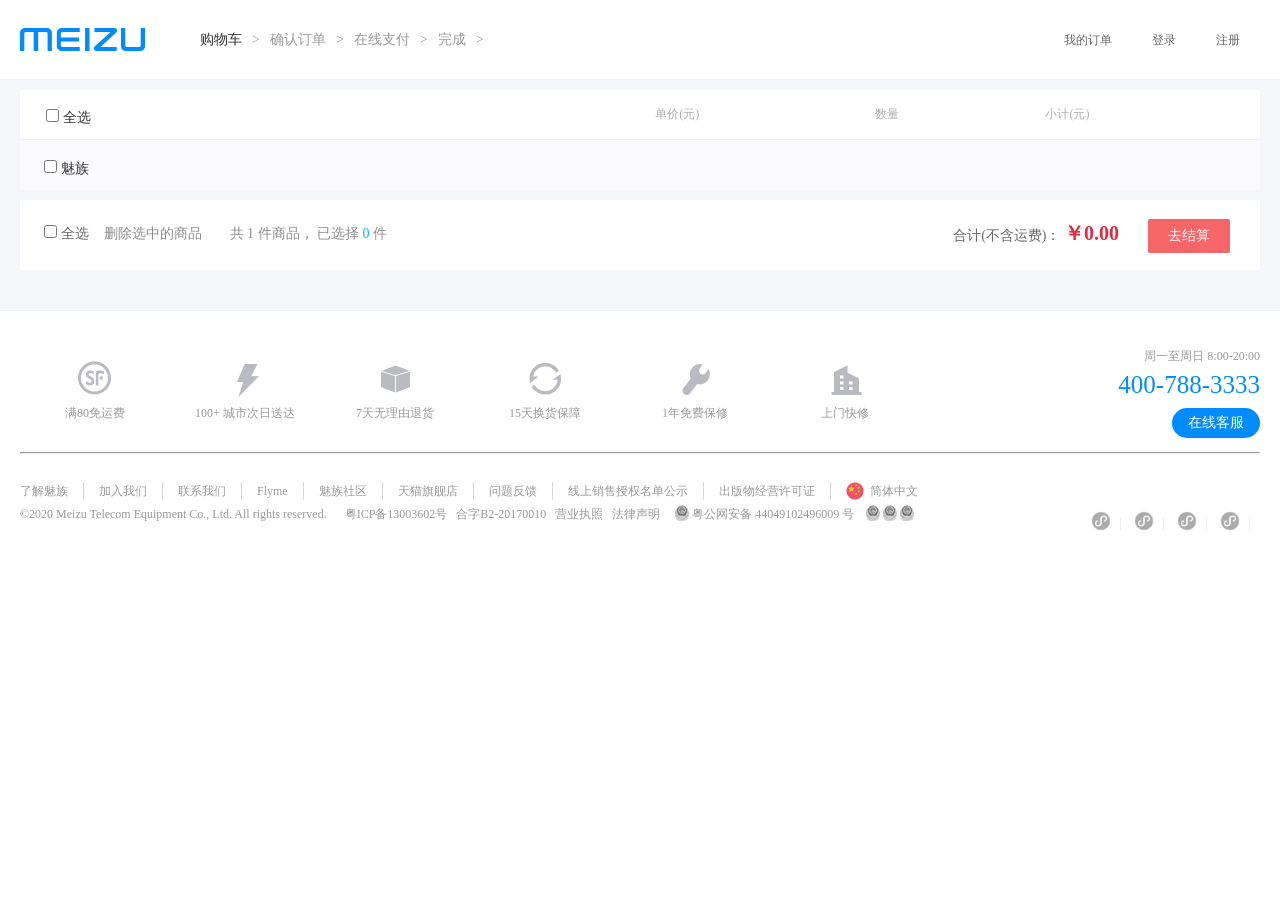
<file: src/html/shop.html>
<!DOCTYPE html>
<html lang="en">

<head>
    <meta charset="UTF-8">
    <meta name="viewport" content="width=device-width, initial-scale=1.0">
    <title>Document</title>
    <link rel="stylesheet" href="../styles/shop.css">
    <script src="../js/shop.js" type="module"></script>
</head>

<body>
    <div class="layout-header">
        <div class="wrapper">
            <div class="layout-header-logo">
                <a class="logo-link" href="../html/index.html">
                    <img src="../img/下载 (4).png" alt="">
                </a>
            </div>
            <ul class="layout-header-bread">
                <li style="color: #333;">购物车</li>
                <li>确认订单</li>
                <li>在线支付</li>
                <li>完成</li>
            </ul>
            <ul class="layout-header-right">
                <li>
                    <a href="">我的订单</a>
                </li>
                <li>
                    <a href="../html/login2.html">登录</a>
                </li>
                <li>
                    <a href="../html/register.html">注册</a>
                </li>
            </ul>
        </div>
    </div>
    <div class="cart">
        <div class="wrapper">
            <table class="cart-header">
                <tbody>
                    <tr>
                        <td class="cart-col-select">
                            <div class="cart-select-all">
                                <input class="checkbox check-all" type="checkbox">
                                <span class="cart-select-title">全选</span>
                            </div>
                        </td>
                        <td class="cart-col-price">单价(元)</td>
                        <td class="cart-col-number">数量</td>
                        <td class="cart-col-total">小计(元)</td>
                        <td class="nice"></td>
                    </tr>
                </tbody>
            </table>
            <div class="cart-merchant-header">
                <div class="cart-select-all">
                    <input class="checkbox check-all" type="checkbox">
                    <span>魅族</span>
                </div>
            </div>
            <ul class="cart-merchant-list">
                <!-- <li class="cart-merchant">
                    <table class="cart-merchant-body">
                        <tr class="cart-product ">
                            <td class="cart-col-select">
                                <input class="checkbox" type="checkbox">
                                <a class="cart-product-link" href="">
                                    <img src="../img/45.png" alt="">
                                </a>
                                <a class="cart-product-info" href="">
                                    <p>魅族 Lipro LED 橱柜灯</p>
                                    <p>无线版 银色</p>
                                </a>
                            </td>
                            <td class="cart-col-price">
                                <span>￥269.00</span>
                            </td>
                            <td class="cart-col-number">
                                <input class="checkbox" type="number" value="1" max="5" min="1">
                            </td>
                            <td class="cart-col-total">
                                <span>￥269.00</span>
                            </td>
                            <td class="cart-col-ctrl">
                                <a href="">删除</a>
                            </td>
                        </tr>
                    </table>
                </li> -->
            </ul>
        </div>
        <div class="cart-footer">
            <div class="wrapper">
                <div class="cart-footer-left">
                    <input class="checkbox check-all" type="checkbox">
                    <span>全选</span>
                    <span class="cart-remove-selected">删除选中的商品</span>
                    <span class="cart-footer-count">
                        共 <span class="cart-footer-num">1</span> 件商品， 已选择
                    <span class="cart-footer-num" style="color: #00c3f5;;">0</span> 件
                    </span>
                </div>
                <div class="cart-footer-right">
                    合计(不含运费)：
                    <span class="cart-footer-total">
                        ￥0.00
                    </span>
                    <div class="mz-btn" disabled="disabled">去结算
                    </div>
                </div>
            </div>
        </div>
    </div>
    <footer>
        <div class="footer-link">
            <div class="wrapper clear">
                <div class="clear">
                    <ul class="footer-service">
                        <li>
                            <a href="">
                                <img src="../img/29.png" alt="">
                                <span>满80免运费</span>
                            </a>
                        </li>
                        <li>
                            <a href="">
                                <img src="../img/30.png" alt="">
                                <span>100+ 城市次日送达</span>
                            </a>
                        </li>
                        <li>
                            <a href="">
                                <img src="../img/31.png" alt="">
                                <span>7天无理由退货</span>
                            </a>
                        </li>
                        <li>
                            <a href="">
                                <img src="../img/32.png" alt="">
                                <span>15天换货保障</span>
                            </a>
                        </li>
                        <li>
                            <a href="">
                                <img src="../img/33.png" alt="">
                                <span>1年免费保修</span>
                            </a>
                        </li>
                        <li>
                            <a href="">
                                <img src="../img/34.png" alt="">
                                <span>上门快修</span>
                            </a>
                        </li>
                    </ul>
                    <div class="onlive-service">
                        <span>周一至周日 8:00-20:00</span>
                        <p class="tel">400-788-3333</p>
                        <a class="onlive-btn" href="">在线客服</a>
                    </div>
                </div>
                <hr class="footer-hr">
                <div class="footer-info clear">
                    <div class="footer-info-left">
                        <ul class="clear">
                            <li>
                                <a href="">了解魅族</a>
                            </li>
                            <li>
                                <a href="">加入我们</a>
                            </li>
                            <li>
                                <a href="">联系我们</a>
                            </li>
                            <li>
                                <a href="">Flyme</a>
                            </li>
                            <li>
                                <a href="">魅族社区</a>
                            </li>
                            <li>
                                <a href="">天猫旗舰店</a>
                            </li>
                            <li>
                                <a href="">问题反馈</a>
                            </li>
                            <li>
                                <a href="">线上销售授权名单公示</a>
                            </li>
                            <li>
                                <a href="">出版物经营许可证</a>
                            </li>
                            <li class="no-border">
                                <a class="button-language" href="">
                                    <i></i> 简体中文
                                </a>
                                <div class="hidden-box">
                                    <ul class="lang-list">
                                        <li class="footerli">
                                            <a href="">
                                                <i></i>
                                                <span>简体中文</span>
                                            </a>
                                        </li>
                                        <li class="footerli">
                                            <a href="">
                                                <i></i>
                                                <span>简体中文</span>
                                            </a>
                                        </li>
                                        <li class="footerli">
                                            <a href="">
                                                <i></i>
                                                <span>简体中文</span>
                                            </a>
                                        </li>
                                        <li class="footerli">
                                            <a href="">
                                                <i></i>
                                                <span>简体中文</span>
                                            </a>
                                        </li>
                                        <li class="footerli">
                                            <a href="">
                                                <i></i>
                                                <span>简体中文</span>
                                            </a>
                                        </li>
                                    </ul>
                                </div>
                            </li>
                        </ul>
                        <div class="footer-certificate">
                            ©2020 Meizu Telecom Equipment Co., Ltd. All rights reserved.&nbsp;&nbsp;&nbsp;&nbsp;
                            <a href="">粤ICP备13003602号</a>
                            <a href="">合字B2-20170010 </a>
                            <a href="">营业执照</a>
                            <a href="">法律声明</a>
                            <a href="">
                                <span>
                                <i></i>
                                粤公网安备 44049102496009 号
                            </span>
                            </a>
                            <a style="margin: 0;" href="">
                                <i></i>
                            </a>
                            </a>
                            <a style="margin: 0;" href="">
                                <i></i>
                            </a>
                            </a>
                            <a style="margin: 0;" href="">
                                <i></i>
                            </a>
                        </div>

                    </div>
                    <div class="li-subscribe">
                        <a href="">
                            <img src="../img/40.png" alt="">
                            <i>
                            <em></em>
                        </i>
                        </a>
                        <a href="">
                            <img src="../img/40.png" alt="">
                            <i>
                            <em></em>
                        </i>
                            <a href="">
                                <i>
                            <em></em>
                        </i>
                            </a>
                            <a href="">
                                <i>
                            <em></em>
                        </i>
                            </a>
                    </div>
                </div>
            </div>
        </div>
    </footer>
</body>

</html>
</file>
<file: src/styles/index.css>
@charset 'utf-8';
* {
  margin: 0;
  padding: 0;
  box-sizing: border-box;
}
em {
  font-style: normal;
}
li {
  list-style-type: none;
}
a {
  text-decoration: none!important;
}
.clear::after {
  content: "";
  clear: both;
  display: block;
}
.wrapper {
  width: 1240px;
  margin: 0 auto;
}
.meizu-header-sub-warp {
  z-index: 1000;
  display: block;
  position: absolute;
  left: 0;
  top: 82px;
  background-color: #fff;
  width: 100%;
  overflow: hidden;
  height: 0;
  transition: height 0.4s;
}
.meizu-header-sub-warp .meizu-header-sub {
  background-color: #fff;
  width: 100%;
  overflow: hidden;
}
.meizu-header-sub-warp .meizu-header-sub ul {
  overflow: hidden;
  padding: 5px 0 20px;
  margin: 0;
  list-style: none;
  text-align: center;
  font-size: 12px;
}
.meizu-header-sub-warp .meizu-header-sub ul li {
  display: inline-block;
  text-align: center;
  margin: 0;
  padding: 5px 5px 20px;
  width: 142px;
  height: 140px;
  font-size: 12px;
  color: #333;
  opacity: 0.7;
}
.meizu-header-sub-warp .meizu-header-sub ul li a {
  font-size: 12px;
  width: 142px;
  white-space: nowrap;
  overflow: hidden;
  text-overflow: ellipsis;
  display: block;
  padding: 0;
  cursor: pointer;
  position: relative;
  z-index: 99;
}
.meizu-header-sub-warp .meizu-header-sub ul li a:visited {
  color: #333;
}
.meizu-header-sub-warp .meizu-header-sub ul li a i {
  background: url(../img/13.jpg) no-repeat;
  display: block;
  width: 120px;
  height: 120px;
  margin: 0 auto;
  background-position: bottom;
  background-size: 120px;
}
.meizu-header-sub-warp .meizu-header-sub ul li a span {
  position: absolute;
  top: 0;
  left: 0;
  display: block;
  height: 100%;
  width: 100%;
  opacity: 0.01;
  background-color: #fff;
}
.meizu-header-sub-warp .meizu-header-sub ul li a em {
  display: block;
  color: #333;
}
.meizu-header-sub-warp .meizu-header-sub ul li:hover {
  opacity: 1;
}
.meizu-header-product:hover .meizu-header-sub-warp {
  height: 183px;
}
.meizu-header {
  position: absolute;
  top: 0;
  width: 100%;
  z-index: 999;
}
.meizu-header .meizu-header-logo {
  float: left;
  padding: 28px 0;
}
.meizu-header .meizu-header-logo img {
  display: block;
  width: 125px;
  height: 24px;
}
.meizu-header .meizu-header-link {
  margin-left: 20px;
  float: left;
}
.meizu-header .meizu-header-link .meizu-header-product {
  float: left;
}
.meizu-header .meizu-header-link a {
  display: block;
  font-size: 14px;
  padding: 30px 20px 30px;
  color: #515151;
}
.meizu-header .meizu-header-link a:hover {
  color: #008cff;
  text-decoration: none;
}
.meizu-header .shop-cart {
  float: right;
  position: relative;
}
.meizu-header .shop-cart:hover .cart-hidden {
  display: block;
}
.meizu-header .shop-cart img {
  width: 29px;
  height: 29px;
  margin: 24px 0 0 8px;
}
.meizu-header .shop-cart em {
  position: absolute;
  height: 15px;
  width: 15px;
  border-radius: 50%;
  background: #c00;
  text-align: center;
  line-height: 15px;
  color: #fff;
  font-size: 12px;
  right: -3px;
  top: 22px;
}
.meizu-header .shop-cart .cart-hidden {
  color: #515151;
  width: 300px;
  height: 140px;
  text-align: center;
  background: #fff;
  font-size: 12px;
  border-radius: 2px;
  box-shadow: 0 0 5px rgba(0, 0, 0, 0.1);
  position: absolute;
  top: 65px;
  right: 0;
  display: none;
}
.meizu-header .shop-cart .cart-hidden::after {
  display: block;
  content: "";
  width: 0;
  height: 0;
  border: 10px solid;
  border-color: transparent transparent #fff;
  right: 2px;
  top: -15px;
  position: absolute;
}
.meizu-header .shop-cart .cart-hidden .login {
  padding-top: 50px;
}
.meizu-header .user {
  float: right;
  position: relative;
  cursor: pointer;
}
.meizu-header .user:hover .user-list {
  display: block;
}
.meizu-header .user img {
  width: 29px;
  height: 29px;
  margin: 25px 0 0 8px;
}
.meizu-header .user .user-list {
  width: 100px;
  background: #fff;
  text-align: center;
  font-size: 12px;
  padding-top: 7px;
  border-radius: 2px;
  display: none;
  position: absolute;
  top: 65px;
  left: -28px;
  box-shadow: 0 0 5px rgba(0, 0, 0, 0.1);
}
.meizu-header .user .user-list::after {
  display: block;
  content: "";
  width: 0;
  height: 0;
  border: 10px solid;
  border-color: transparent transparent #fff;
  left: 40px;
  top: -15px;
  position: absolute;
}
.meizu-header .user .user-list li {
  height: 33px;
  line-height: 33px;
}
.meizu-header .user .user-list li a {
  color: #515151;
}
.meizu-header .user .user-list li a:hover {
  color: #008cff;
}
.meizu-header .header-search {
  position: relative;
  float: right;
  width: 170px;
  height: 30px;
  border-radius: 20px;
  border: 1px solid #999;
  margin: 26px 5px 0 10px;
  background: #fff;
}
.meizu-header .header-search input {
  width: 127px;
  height: 20px;
  border: 0;
  margin: 5px 0 0 15px;
  outline: 0;
  font-size: 12px;
}
.meizu-header .header-search svg {
  position: absolute;
  right: 4px;
  top: 4px;
}
.carousel-inner a {
  display: block;
  height: 680px;
  width: 2560px;
}
.carousel-inner a img {
  position: absolute;
  top: 50%;
  left: 50%;
  transform: translate(-50%, -50%);
  max-width: 2560px!important;
}
.section-box {
  background: #f4f4f4;
  padding-bottom: 50px;
  overflow: hidden;
}
.section-box .section-box-adv {
  padding-bottom: 45px;
  height: auto;
  overflow: hidden;
  background: #fff;
  border-bottom: 1px solid #eee;
}
.section-box .section-box-adv li {
  float: left;
  width: 25%;
  padding-top: 45px;
}
.section-box .section-box-adv li a {
  display: block;
  width: 100%;
  height: 100%;
  text-align: center;
  text-decoration: none;
}
.section-box .section-box-adv li a img {
  height: 130px;
}
.section-box .section-box-adv li a em {
  display: block;
  font-size: 20px;
  color: #333;
}
.section-box .section-box-adv li a p {
  color: #999;
}
main {
  background: #f4f4f4;
}
main .main-phone-title {
  text-align: center;
}
main .main-phone-title h3 {
  font-size: 30px;
  margin-top: 0;
}
main .main-phone-adv {
  height: 450px;
  overflow: hidden;
}
main .main-phone-adv a {
  position: relative;
  display: block;
  width: 100%;
  height: 100%;
  transition: opacity 0.2s linear;
  overflow: hidden;
  text-decoration: none;
}
main .main-phone-adv a:hover {
  opacity: 0.8;
}
main .main-phone-adv a img {
  width: auto;
  height: auto;
  position: absolute;
  top: 50%;
  left: 50%;
  transform: translate(-50%, -50%);
}
main .phone-list {
  overflow: hidden;
  padding-bottom: 50px;
}
main .phone-list .big {
  width: 615px;
  height: 610px;
}
main .phone-list .big .phone-info {
  top: 58px;
}
main .phone-list li {
  overflow: hidden;
  width: 303px;
  height: 375px;
  float: left;
  margin-top: 10px;
  margin-right: 9px;
  background: #fff;
  transition: all 0.3s ease;
}
main .phone-list li:hover {
  box-shadow: 0 15px 30px rgba(0, 0, 0, 0.1);
}
main .phone-list li a {
  display: block;
  width: 100%;
  height: 100%;
  text-align: center;
  position: relative;
}
main .phone-list li a .goods-img1 {
  height: 460px;
  position: absolute;
  bottom: 0;
  left: 55px;
}
main .phone-list li a span {
  display: block;
}
main .phone-list li a .phone-info {
  position: absolute;
  left: 0;
  top: 270px;
  text-align: center;
  width: 100%;
}
main .phone-list li a .phone-info .goods-name {
  font-size: 28px ;
  color: #333;
  margin-bottom: 0;
}
main .phone-list li a .phone-info .goods-desc {
  font-size: 18px;
  color: #333;
  margin-bottom: 3px;
}
main .phone-list li a .phone-info span:nth-child(3) {
  display: inline-block;
  color: #c00;
  font-size: 22px;
}
main .phone-list li a .phone-info span:nth-child(3) i {
  font-size: 14px;
  font-style: normal;
}
main .phone-list li a .phone-red {
  position: absolute;
  top: 30px;
  left: 30px;
  width: 60px;
  height: 60px;
  color: #fff;
  line-height: 60px;
  font-size: 16px;
  text-align: center;
  border-radius: 50%;
  background-image: linear-gradient(120deg, #ff3149, #ff64a6);
}
main .phone-list li .goods-img2 {
  height: 230px;
  margin-top: 30px;
}
main .phone-list li .goods-img3 {
  margin-top: 0;
  width: 100%;
  height: 100%;
}
main .phone-list .list li:first-child img {
  margin-top: 0;
  width: 100%;
  height: 100%;
  display: inline;
}
main .phone-list .list li:first-child span {
  color: #fff !important;
}
main .phone-list .list li:nth-child(5) img {
  margin-top: 0;
  width: 100%;
  height: 100%;
  display: inline;
}
main .phone-list .list li:nth-child(5) span {
  color: #fff !important;
}
main .phone-list li:nth-child(4) {
  margin-right: 0!important;
}
main .phone-list li:nth-child(8) {
  margin-right: 0!important;
}
main .phone-list .last {
  margin-right: 0;
}
main .phone-list .big2 {
  margin-right: 0;
}
main .phone-list .phone .phone-info .goods-name {
  color: #333;
  font-size: 16px;
  margin-bottom: 2px;
}
main .phone-list .phone .phone-info .goods-desc {
  color: #999;
  font-size: 14px;
}
main .phone-list .phone .phone-info .product-sign {
  position: absolute;
  top: -240px;
  left: 30px;
  display: block;
  width: 60px;
  height: 60px;
  line-height: 60px;
  color: #fff;
  font-size: 16px;
  text-align: center;
  border-radius: 50%;
  background-image: linear-gradient(120deg, #ff3149, #ff64a6);
}
main .phone-list .phone .phone-info s {
  font-size: 14px;
  margin-left: 8px;
  color: #666;
}
main .phone-list .phone .box-ad-info {
  top: 267px;
}
main .phone-list .phone .box-ad-info .goods-name {
  color: #fff;
  font-size: 21px;
  font-weight: 700;
  margin-bottom: 0;
}
main .phone-list .phone .box-ad-info .goods-desc {
  color: #fff;
}
main .phone-list .phone .box-ad-info .goods-price {
  font-size: 24px;
  font-weight: 700;
}
main .phone-list .phone .box-ad-info s {
  margin-left: 4px;
  color: #fff;
  font-size: 14px;
}
main .phone-list .phone1 {
  height: 388px;
}
main .phone-list .phone1 a {
  text-decoration: none;
  color: #515151;
}
main .phone-list .phone1 .goods-img4 {
  height: 190px;
}
main .phone-list .phone1 .comment-user-info {
  overflow: hidden;
  height: 42px;
  line-height: 42px;
  margin-top: 10px;
  padding: 0 15px;
}
main .phone-list .phone1 .comment-user-info img {
  width: 36px;
  height: 36px;
  border: 1px solid #fff;
  border-radius: 50%;
  float: left;
  box-shadow: 1px 1px 1px 1px #eee;
}
main .phone-list .phone1 .comment-user-info .comment-username {
  margin-left: 15px;
  text-align: left;
  float: left;
}
main .phone-list .phone1 p {
  padding: 10px 15px 15px;
  font-size: 16px;
  line-height: 27px;
  text-align: left;
  height: 66px;
}
main .phone-list .phone1 .comment-tip {
  color: #999;
  padding: 0 15px;
  margin-top: 10px;
  text-align: left;
}
main .phone-list .clearfix .phone2 {
  margin-top: 0;
  height: 245px;
  margin-bottom: 15px;
}
main .phone-list .clearfix .phone2 a {
  text-decoration: none;
  color: #515151;
}
main .phone-list .clearfix .phone2 .goods-img5 {
  height: 245px;
}
main .phone-list .clearfix .phone2 .goods-img6 {
  height: 190px;
  width: 100%;
}
main .phone-list .clearfix .phone2 p {
  font-size: 16px;
  line-height: 55px;
}
main .phone-list .clearfix .phone2 i {
  background: url(../img/下载.png) no-repeat;
  position: absolute;
  width: 30px;
  height: 30px;
  right: 15px;
  bottom: 70px;
  background-size: 100%;
}
main .phone-list .clearfix li:first-child {
  width: 615px;
}
footer .footer-link {
  padding: 48px 0 20px;
  border-top: 1px solid #f1f1f1;
}
footer .footer-link .footer-service {
  width: 1000px;
  float: left;
}
footer .footer-link .footer-service li {
  float: left;
  text-align: center;
  width: 15%;
}
footer .footer-link .footer-service li a {
  display: block;
  line-height: 27px;
  font-size: 12px;
  color: #666;
  text-decoration: none;
}
footer .footer-link .footer-service li img {
  width: 50px;
  display: block;
  margin: 0 auto;
}
footer .footer-link .footer-service li span {
  line-height: 30px;
  color: #999;
}
footer .footer-link .onlive-service {
  float: right;
  text-align: right;
  margin-top: -18px;
}
footer .footer-link .onlive-service span {
  color: #999;
  font-size: 12px;
  line-height: 30px;
}
footer .footer-link .onlive-service .tel {
  color: #008cff;
  font-size: 25px;
  font-weight: 400;
  margin-top: -6px;
  line-height: 40px;
  margin-bottom: 0;
}
footer .footer-link .onlive-service .onlive-btn {
  height: 30px;
  padding: 0 16px;
  overflow: hidden;
  position: relative;
  text-align: center;
  line-height: 30px;
  color: #fff;
  border-radius: 20px;
  margin-top: 3px;
  display: inline-block;
  font-size: 14px;
  background: #008cff;
  text-decoration: none;
}
footer .footer-hr {
  margin: 10px auto 28px;
  display: block;
  height: 1px;
  padding: 0;
}
footer .footer-info {
  color: #999;
  text-align: left;
  font-size: 12px;
  width: 100%;
}
footer .footer-info .footer-info-left {
  float: left;
}
footer .footer-info li {
  padding-right: 15px;
  border-right: 1px solid #d6d6d6;
  float: left;
  height: 18px;
  margin-right: 15px;
}
footer .footer-info li a {
  display: block;
  line-height: 18px;
  color: #999;
  font-size: 12px;
  text-decoration: none;
}
footer .footer-info li a:hover {
  color: #008cff;
}
footer .footer-info .no-border {
  border: 0;
  position: relative;
}
footer .footer-info .no-border:hover .hidden-box {
  padding-bottom: 12px;
  position: absolute;
  bottom: 18px;
  right: 0;
}
footer .footer-info .no-border:hover .lang-list {
  display: block;
}
footer .footer-info .no-border .button-language {
  position: relative;
  display: block;
  padding-left: 24px;
}
footer .footer-info .no-border .button-language:hover {
  color: #515151;
}
footer .footer-info .no-border .button-language i {
  background: url(../img/下载\ \(1\).png) no-repeat;
  position: absolute;
  width: 18px;
  height: 18px;
  top: 0;
  left: 0;
  background-size: cover;
}
footer .footer-info .no-border .lang-list {
  display: none;
  overflow: hidden;
  width: 115px;
  background: #fff;
  border: 1px solid #f1f1f1;
  z-index: 999;
}
footer .footer-info .no-border .lang-list li {
  padding: 0;
  margin: 0;
  height: 37px;
  width: 83%;
  padding-left: 10px;
  padding-top: 2px;
  background: #fff;
  margin-right: 0;
  border: none;
  padding-right: 4px;
}
footer .footer-info .no-border .lang-list li i {
  position: relative;
  background: url(../img/35.png) no-repeat;
  display: inline-block;
  top: 5px;
  margin-right: -3px;
  padding-top: 5px;
  width: 30px;
  height: 18px;
  padding-left: 3px;
  background-size: contain;
  background-position: 50%;
}
footer .footer-info .no-border .lang-list li span {
  height: 28px;
  color: #333;
}
footer .footer-info .no-border .lang-list li span:hover {
  color: #999;
}
footer .footer-info .footer-certificate a {
  color: #999;
  line-height: 27px;
  font-size: 12px;
  margin: 0 3px;
}
footer .footer-info .footer-certificate a:hover {
  color: #008cff;
}
footer .footer-info .footer-certificate a:hover i {
  background: url(../img/下载\ \(3\).png);
}
footer .footer-info .footer-certificate a span {
  margin: 0 6px;
}
footer .footer-info .footer-certificate a i {
  position: relative;
  background: url(../img/下载\ \(2\).png) no-repeat;
  width: 14px;
  height: 18px;
  display: inline-block;
  background-position: 50%;
  top: 4px;
}
footer .li-subscribe {
  float: right;
  margin-top: 25px;
  position: relative;
}
footer .li-subscribe a {
  line-height: 27px;
}
footer .li-subscribe a:hover img {
  display: block;
}
footer .li-subscribe a:hover em {
  display: block;
}
footer .li-subscribe a img {
  position: absolute;
  bottom: 40px;
  left: -9px;
  width: 180px;
  display: none;
}
footer .li-subscribe a i {
  background: url(../img/41.png) no-repeat;
  background-position: 50%;
  background-size: 100%;
  display: inline-block;
  width: 20px;
  height: 20px;
  position: relative;
  top: 4px;
  margin-right: 20px;
}
footer .li-subscribe a i::after {
  position: absolute;
  content: "";
  width: 1px;
  height: 14px;
  background: #eee;
  right: -10px;
  bottom: 0;
}
footer .li-subscribe a i em {
  background: url(../img/42.png) no-repeat;
  position: absolute;
  left: 0;
  top: 0;
  width: 100%;
  height: 100%;
  background-position: 50%;
  background-size: 100%;
  display: none;
}
</file>
<file: src/styles/cart.css>
@charset 'utf-8';
footer .footer-link {
  padding: 48px 0 20px;
  border-top: 1px solid #f1f1f1;
}
footer .footer-link .footer-service {
  width: 1000px;
  float: left;
}
footer .footer-link .footer-service li {
  float: left;
  text-align: center;
  width: 15%;
}
footer .footer-link .footer-service li a {
  display: block;
  line-height: 27px;
  font-size: 12px;
  color: #666;
  text-decoration: none;
}
footer .footer-link .footer-service li img {
  width: 50px;
  display: block;
  margin: 0 auto;
}
footer .footer-link .footer-service li span {
  line-height: 30px;
  color: #999;
}
footer .footer-link .onlive-service {
  float: right;
  text-align: right;
  margin-top: -18px;
}
footer .footer-link .onlive-service span {
  color: #999;
  font-size: 12px;
  line-height: 30px;
}
footer .footer-link .onlive-service .tel {
  color: #008cff;
  font-size: 25px;
  font-weight: 400;
  margin-top: -6px;
  line-height: 40px;
  margin-bottom: 0;
}
footer .footer-link .onlive-service .onlive-btn {
  height: 30px;
  padding: 0 16px;
  overflow: hidden;
  position: relative;
  text-align: center;
  line-height: 30px;
  color: #fff;
  border-radius: 20px;
  margin-top: 3px;
  display: inline-block;
  font-size: 14px;
  background: #008cff;
  text-decoration: none;
}
footer .footer-hr {
  margin: 10px auto 28px;
  display: block;
  height: 1px;
  padding: 0;
}
footer .footer-info {
  color: #999;
  text-align: left;
  font-size: 12px;
  width: 100%;
}
footer .footer-info .footer-info-left {
  float: left;
}
footer .footer-info li {
  padding-right: 15px;
  border-right: 1px solid #d6d6d6;
  float: left;
  height: 18px;
  margin-right: 15px;
}
footer .footer-info li a {
  display: block;
  line-height: 18px;
  color: #999;
  font-size: 12px;
  text-decoration: none;
}
footer .footer-info li a:hover {
  color: #008cff;
}
footer .footer-info .no-border {
  border: 0;
  position: relative;
}
footer .footer-info .no-border:hover .hidden-box {
  padding-bottom: 12px;
  position: absolute;
  bottom: 18px;
  right: 0;
}
footer .footer-info .no-border:hover .lang-list {
  display: block;
}
footer .footer-info .no-border .button-language {
  position: relative;
  display: block;
  padding-left: 24px;
}
footer .footer-info .no-border .button-language:hover {
  color: #515151;
}
footer .footer-info .no-border .button-language i {
  background: url(../img/下载\ \(1\).png) no-repeat;
  position: absolute;
  width: 18px;
  height: 18px;
  top: 0;
  left: 0;
  background-size: cover;
}
footer .footer-info .no-border .lang-list {
  display: none;
  overflow: hidden;
  width: 115px;
  background: #fff;
  border: 1px solid #f1f1f1;
  z-index: 999;
}
footer .footer-info .no-border .lang-list li {
  padding: 0;
  margin: 0;
  height: 37px;
  width: 83%;
  padding-left: 10px;
  padding-top: 2px;
  background: #fff;
  margin-right: 0;
  border: none;
  padding-right: 4px;
}
footer .footer-info .no-border .lang-list li i {
  position: relative;
  background: url(../img/35.png) no-repeat;
  display: inline-block;
  top: 5px;
  margin-right: -3px;
  padding-top: 5px;
  width: 30px;
  height: 18px;
  padding-left: 3px;
  background-size: contain;
  background-position: 50%;
}
footer .footer-info .no-border .lang-list li span {
  height: 28px;
  color: #333;
}
footer .footer-info .no-border .lang-list li span:hover {
  color: #999;
}
footer .footer-info .footer-certificate a {
  color: #999;
  line-height: 27px;
  font-size: 12px;
  margin: 0 3px;
}
footer .footer-info .footer-certificate a:hover {
  color: #008cff;
}
footer .footer-info .footer-certificate a:hover i {
  background: url(../img/下载\ \(3\).png);
}
footer .footer-info .footer-certificate a span {
  margin: 0 6px;
}
footer .footer-info .footer-certificate a i {
  position: relative;
  background: url(../img/下载\ \(2\).png) no-repeat;
  width: 14px;
  height: 18px;
  display: inline-block;
  background-position: 50%;
  top: 4px;
}
footer .li-subscribe {
  float: right;
  margin-top: 25px;
  position: relative;
}
footer .li-subscribe a {
  line-height: 27px;
}
footer .li-subscribe a:hover img {
  display: block;
}
footer .li-subscribe a:hover em {
  display: block;
}
footer .li-subscribe a img {
  position: absolute;
  bottom: 40px;
  left: -9px;
  width: 180px;
  display: none;
}
footer .li-subscribe a i {
  background: url(../img/41.png) no-repeat;
  background-position: 50%;
  background-size: 100%;
  display: inline-block;
  width: 20px;
  height: 20px;
  position: relative;
  top: 4px;
  margin-right: 20px;
}
footer .li-subscribe a i::after {
  position: absolute;
  content: "";
  width: 1px;
  height: 14px;
  background: #eee;
  right: -10px;
  bottom: 0;
}
footer .li-subscribe a i em {
  background: url(../img/42.png) no-repeat;
  position: absolute;
  left: 0;
  top: 0;
  width: 100%;
  height: 100%;
  background-position: 50%;
  background-size: 100%;
  display: none;
}
* {
  margin: 0;
  padding: 0;
  box-sizing: border-box;
}
em {
  font-style: normal;
}
li {
  list-style-type: none;
}
a {
  text-decoration: none!important;
}
.clear::after {
  content: "";
  clear: both;
  display: block;
}
.wrapper {
  width: 1240px;
  margin: 0 auto;
}
.layout-header {
  position: relative;
  width: 100%;
  z-index: 998;
  height: 80px;
  background-color: #fff;
  border-bottom: 1px solid #efefef;
}
.layout-header .layout-header-logo {
  float: left;
  height: 80px;
  overflow: hidden;
}
.layout-header .layout-header-logo .logo-link {
  position: relative;
  display: block;
  height: 80px;
  width: 150px;
}
.layout-header .layout-header-logo .logo-link img {
  max-width: 125px;
  margin-top: 28px;
}
.layout-header .layout-header-bread {
  float: left;
  margin-left: 30px;
  line-height: 80px;
}
.layout-header .layout-header-bread li {
  float: left;
  font-size: 14px;
  color: #999;
}
.layout-header .layout-header-bread li:after {
  content: '>';
  margin: 0 10px;
  color: #999;
}
.layout-header .layout-header-right {
  float: right;
  height: 40px;
  font-size: 12px;
  line-height: 40px;
  margin-top: 20px;
}
.layout-header .layout-header-right li {
  float: left;
  padding: 0 20px;
}
.layout-header .layout-header-right li a {
  color: #666;
  transition: all 0.2s linear;
}
.layout-header .layout-header-right li a:hover {
  color: #3058df;
}
.cart {
  padding-bottom: 40px;
  overflow: hidden;
  background-color: #F4F6FA;
}
.cart .cart-header {
  height: 50px;
  margin-top: 10px;
  font-size: 12px;
  background-color: #fff;
  color: rgba(51, 51, 51, 0.4);
  border-bottom: 1px solid #EFEFEF;
}
.cart .cart-col-select {
  width: 550px;
  text-align: left;
  padding-left: 24px;
}
.cart .cart-select-all {
  display: inline-block;
  vertical-align: middle;
  color: #333;
  cursor: pointer;
  font-size: 14px;
  line-height: 0;
}
.cart .cart-col-price {
  width: 220px;
  text-align: center;
}
.cart .cart-col-number {
  width: 200px;
  text-align: center;
}
.cart .cart-col-total {
  width: 160px;
  text-align: center;
}
.cart .nice {
  width: 110px;
  text-align: right;
  padding-right: 48px;
}
.cart-merchant-header {
  height: 50px;
  line-height: 49px;
  padding-left: 24px;
  background-color: #FAFAFC;
}
.cart-merchant-list {
  margin-bottom: 10px;
}
.cart-merchant-list .cart-merchant {
  background: #fff;
}
.cart-merchant-list .cart-merchant .cart-merchant-body {
  border-bottom: 1px solid #EFEFEF;
}
.cart-merchant-list .cart-merchant .cart-merchant-body .cart-product {
  height: 150px;
  border-top: 1px solid #EFEFEF;
}
.cart-col-select {
  width: 550px;
  text-align: left;
  padding-left: 24px;
}
.cart-col-select .cart-product-link {
  margin-left: 19px;
  display: inline-block;
  vertical-align: middle;
  color: #262626;
}
.cart-col-select .cart-product-info {
  display: inline-block;
  color: #262626;
  margin-left: 19px;
  vertical-align: middle;
}
.cart-col-select .cart-product-info p:nth-child(2) {
  color: #8C8C8C;
  margin-top: 4px;
}
.cart-col-price span {
  font-size: 16px;
  color: #666;
}
.cart-col-number input {
  display: inline-block;
  width: 40px;
}
.cart-col-total span {
  color: #E02B41;
  font-size: 16px;
}
.cart-col-ctrl {
  width: 110px;
  text-align: right;
  padding-right: 48px;
  cursor: pointer;
}
.cart-col-ctrl a {
  color: #00c3f5;
}
.cart-footer {
  position: relative;
  width: 100%;
  height: 70px;
  font-size: 14px;
  color: #666;
  line-height: 67px;
  transition: background-color 1s;
}
.cart-footer .wrapper {
  background-color: #fff;
  height: 100%;
}
.cart-footer .cart-footer-left {
  float: left;
  margin-left: 24px;
  height: 100%;
}
.cart-footer .cart-footer-left .cart-remove-selected {
  margin: 0 24px 0 12px;
  cursor: pointer;
  color: #8C8C8C;
}
.cart-footer .cart-footer-left .cart-footer-count {
  color: #8C8C8C;
}
.cart-footer .cart-footer-right {
  float: right;
  height: 100%;
  margin-right: 30px;
}
.cart-footer .cart-footer-right .cart-footer-total {
  font-size: 20px;
  font-weight: bolder;
  color: #E02B41;
  margin-right: 24px;
}
.cart-footer .cart-footer-right .mz-btn {
  cursor: pointer;
  font-size: 14px;
  min-width: 58px;
  min-height: 34px;
  line-height: 34px;
  transition: 0.5s all;
  padding: 0 20px;
  background-color: #F66567 !important;
  border-radius: 2px;
  display: inline-block;
  text-align: center;
  color: #fff;
}
.cart-footer .cart-footer-right .mz-btn[disabled] {
  background: #DBDBDB;
}
</file>
<file: src/styles/login1.css>
@charset 'utf-8';
* {
  margin: 0;
  padding: 0;
  box-sizing: border-box;
}
em {
  font-style: normal;
}
li {
  list-style-type: none;
}
a {
  text-decoration: none!important;
  color: #515151;
}
.clear::after {
  content: "";
  clear: both;
  display: block;
}
.content {
  width: 100%;
  position: relative;
}
.content .header-wrapper {
  width: 1200px;
  margin: 0 auto;
  height: auto;
  padding-top: 28px;
  padding-bottom: 40px;
}
.content .header-wrapper .logo {
  float: left;
  height: 20px;
  width: 110px;
  overflow: hidden;
  display: block;
}
.content .header-wrapper .logo i {
  background: url(../img/base.png) -2px -4px no-repeat;
  display: block;
  width: 100%;
  height: 100%;
}
.content .banner-box {
  height: 750px;
  position: relative;
  background: linear-gradient(180deg, #edfcfd 0%, #faffff 100%);
}
.content .banner-box::before {
  position: absolute;
  top: 0;
  left: 0;
  bottom: 0;
  right: 0;
  content: '';
  background: url(../img/pic-flyme.png) no-repeat;
  background-position: 50% 50%;
}
.content .banner-box .bg-box {
  position: relative;
  width: 1240px;
  height: 750px;
  margin: 0 auto;
}
.content .banner-box .bg-box .main-form {
  position: absolute;
  top: 24%;
  right: 85px;
  background-color: #FFF;
  padding: 35px 35px 10px;
  border-radius: 2px;
  box-shadow: 0 6px 12px 0 rgba(138, 153, 150, 0.15);
}
.content .banner-box .bg-box .tab-title {
  font-size: 18px;
  margin-top: 35px;
  width: 300px;
  text-align: center;
}
.content .banner-box .bg-box .tip-box {
  visibility: hidden;
  position: relative;
  height: 33px;
  display: table;
  width: 100%;
  margin-bottom: 4px;
  margin-top: 4px;
  border: solid 1px #ffc2b3;
  background: #ffd1ca;
  border-radius: 2px;
}
.content .banner-box .bg-box .tip-box .err-icon {
  background: url(../img/error-ico.png);
  width: 16px;
  height: 16px;
  display: inline-block;
  position: absolute;
  top: 10px;
  left: 10px;
}
.content .banner-box .bg-box .tip-box .tip-font {
  color: #666;
  font-size: 12px;
  padding-right: 25px;
  padding-left: 35px;
  display: table-cell;
  vertical-align: middle;
}
.content .banner-box .bg-box .tip-box .close-icon {
  background: url(../img/close-ico.png) no-repeat;
  cursor: pointer;
  width: 16px;
  height: 16px;
  display: inline-block;
  position: absolute;
  top: 12px;
  right: 10px;
}
.content .banner-box .normalInput {
  width: 100%;
  position: relative;
  padding: 0px 10px;
  height: 46px;
  line-height: 22px;
  font-size: 14px;
  margin-bottom: 20px;
  border: 1px solid #dadada;
  outline: none;
  color: #474747;
  border-radius: 2px;
}
.content .banner-box .normalInput .phone-text {
  padding-top: 10px;
}
.content .banner-box .normalInput .phone-text input {
  vertical-align: middle;
  font-size: 14px;
  margin-bottom: 0;
  line-height: 22px;
  height: 18px;
  outline: none;
  border: 0;
}
.content .banner-box .normalInput .phone-text .code-phone {
  display: inline-block;
  width: 60px;
  border-right: 1px solid #DDD;
  cursor: pointer;
}
.content .banner-box .normalInput .phone-text .code-phone .ipt-cycode {
  width: 60%;
  color: grey;
  text-align: center;
  cursor: pointer;
}
.content .banner-box .normalInput .phone-text .code-phone i {
  display: inline-block;
  width: 14px;
  height: 8px;
  background: url(../img/arrow-down.png) no-repeat center;
}
.content .banner-box .normalInput .phone-text .ipt-phone {
  width: 74%;
  text-indent: 8px;
}
.content .banner-box .normalInput .cycode-container {
  display: none;
  width: 100%;
  height: 210px;
  line-height: 30px;
  background: #FFF;
  border: 1px solid #E8E8E8;
  overflow-x: hidden;
  overflow-y: auto;
  position: absolute;
  left: -1px;
  top: 50px;
  z-index: 500;
  color: #000;
}
.content .banner-box .normalInput .cycode-container .head {
  background: #F9F9F9;
  padding-left: 10px;
}
.content .banner-box .normalInput .cycode-container li {
  padding: 0 10px;
  cursor: pointer;
  overflow: hidden;
}
.content .banner-box .normalInput .cycode-container li:hover {
  background: #F9F9F9;
}
.content .banner-box .normalInput .cycode-container li .record-country {
  height: 30px;
  float: left;
  cursor: pointer;
}
.content .banner-box .normalInput .cycode-container li .record-code {
  float: right;
  height: 30px;
}
.content .banner-box .geetest-holder {
  height: 44px;
  width: 276px;
  position: relative;
  display: none;
}
.content .banner-box .geetest-holder .geetest-btn {
  position: absolute;
  top: 0;
  border: 1px solid #ccc;
  border-radius: 2px;
  width: 100%;
  height: 100%;
  cursor: pointer;
  opacity: 1;
  left: 0;
  background-image: linear-gradient(180deg, #ffffff 0%, #f3f3f3 100%);
}
.content .banner-box .geetest-holder .geetest-btn .geetest-radar {
  position: absolute;
  margin: 6px;
  width: 30px;
  height: 30px;
}
.content .banner-box .geetest-holder .geetest-btn .geetest-radar-tip {
  position: absolute;
  top: 0;
  left: 0;
  box-sizing: border-box;
  padding: 0 46px 0 46px;
  height: 42px;
  width: 100%;
  line-height: 42px;
  font-size: 14px;
  color: #666;
  white-space: nowrap;
  text-align: left;
}
.content .banner-box .geetest-holder .geetest-btn .geetest-radar-tip .geetest-radar-tip-content {
  line-height: 42px;
  font-size: 14px;
  white-space: nowrap;
  text-align: left;
}
.content .banner-box .geetest-holder .geetest-btn .geetest-radar-tip .geetest-reset-tip-content {
  margin-left: 5px;
  color: #005aff;
  cursor: pointer;
  display: none;
  line-height: 42px;
  font-size: 14px;
  white-space: nowrap;
  text-align: left;
}
.content .banner-box .geetest-holder .geetest-btn .geetest-logo {
  background: url(../img/sprite.1.5.8.png) no-repeat;
  position: absolute;
  left: 242px;
  width: 20px;
  height: 20px;
  top: 11px;
  background-size: 290%;
  background-position: 0 41.33858%;
}
.content .banner-box .fullBtnBlue {
  display: block;
  width: 300px;
  background: #387aff;
  height: 46px;
  font-size: 14px;
  line-height: 46px;
  text-align: center;
  margin-bottom: 10px;
  border-radius: 4px;
  cursor: pointer;
  color: #fff;
  margin-top: 34px;
  border: 0;
}
.content .banner-box .fullBtnBlue:hover {
  background: #3058df;
}
.content .banner-box .transferField {
  margin-bottom: 5px;
}
.content .banner-box .transferField .forgetpsw {
  float: right;
}
.content .banner-box .transferField a:visited {
  color: #387aff;
}
.content .banner-box .transferField a:hover {
  color: #3058df;
}
.content .banner-box .qr-btn {
  position: absolute;
  background: url(../img/pc.png) no-repeat center;
  top: 10px;
  right: 10px;
  width: 35px;
  height: 35px;
  cursor: pointer;
}
.flyme-footer {
  width: 100%;
  height: 130px;
  border-top: solid 1px #E5E6E7;
  color: black;
  border-color: transparent;
}
.flyme-footer .footter-wrapper {
  width: 1000px;
  margin: 24px auto 30px;
}
.flyme-footer .footter-wrapper .footer-layer {
  height: 50px;
  line-height: 50px;
}
.flyme-footer .footter-wrapper .footer-layer .footer-innerLink {
  float: left;
}
.flyme-footer .footter-wrapper .footer-layer .footer-innerLink a {
  font-size: 14px;
  color: black;
}
.flyme-footer .footter-wrapper .footer-layer .footer-innerLink span {
  margin: 0px 4px;
  font-size: 14px;
}
.flyme-footer .footter-wrapper .footer-layer .footer-innerLink .footer-language {
  display: inline;
  position: relative;
  background: url(../img/base.png) -80px -150px no-repeat;
  overflow: hidden;
  cursor: default;
  font-size: 14px;
  color: black;
}
.flyme-footer .footter-wrapper .footer-layer .footer-innerLink .footer-language:hover .footer-language-menu {
  display: block;
}
.flyme-footer .footter-wrapper .footer-layer .footer-innerLink .footer-language .footer-language-menu {
  border-radius: 2px;
  background-color: #FEFEFE;
  position: absolute;
  border: solid 1px #E1E4E8;
  overflow: hidden;
  left: -8px;
  bottom: 16px;
  display: none;
  width: 77px;
  height: 80px;
}
.flyme-footer .footter-wrapper .footer-layer .footer-innerLink .footer-language .footer-language-menu .checked {
  color: #1daeed;
}
.flyme-footer .footter-wrapper .footer-layer .footer-innerLink .footer-language .footer-language-menu .eng {
  color: #000000;
}
.flyme-footer .footter-wrapper .footer-layer .footer-innerLink .footer-language .footer-language-menu .eng:hover {
  color: #515151;
}
.flyme-footer .footter-wrapper .footer-layer .footer-innerLink .footer-language a {
  display: block;
  height: 40px;
  line-height: 40px;
  width: 118px;
  margin: 0px auto;
  text-decoration: none;
  border-bottom: solid 1px #E4E7E9;
  font-size: 14px;
  color: #000000;
  text-align: left;
  padding-left: 10px;
  outline: none;
}
.flyme-footer .footter-wrapper .footer-layer .footer-service {
  font-size: 14px;
  color: black;
  float: left;
  margin-left: 36px;
}
.flyme-footer .footter-wrapper .footer-layer .footer-service .service-label {
  margin-right: 10px;
}
.flyme-footer .footter-wrapper .footer-layer .footer-service .service-num {
  margin-right: 20px;
}
.flyme-footer .footter-wrapper .footer-layer .footer-service .service-online {
  display: inline-block;
  height: 20px;
  line-height: 18px;
  width: 64px;
  color: white;
  background-color: #32a5e7;
  border-radius: 2px;
  text-align: center;
}
.flyme-footer .footter-wrapper .footer-layer .footer-outerLink {
  position: relative;
  float: right;
  padding-top: 9px;
}
.flyme-footer .footter-wrapper .footer-layer .footer-outerLink a {
  margin-left: 10px;
  display: inline-block;
  overflow: hidden;
  width: 32px;
  height: 32px;
}
.flyme-footer .footter-wrapper .footer-layer .footer-outerLink .footer-sinaMblog i {
  background-position: -218px -91px;
}
.flyme-footer .footter-wrapper .footer-layer .footer-outerLink .footer-sinaMblog:hover i {
  background-position: -218px -137px;
}
.flyme-footer .footter-wrapper .footer-layer .footer-outerLink .footer-weChat i {
  background-position: -302px -91px;
}
.flyme-footer .footter-wrapper .footer-layer .footer-outerLink .footer-weChat:hover i {
  background-position: -302px -137px;
}
.flyme-footer .footter-wrapper .footer-layer .footer-outerLink .footer-weChat:hover .wechatPic {
  display: block;
}
.flyme-footer .footter-wrapper .footer-layer .footer-outerLink .footer-qzone i {
  background-position: -344px -91px;
}
.flyme-footer .footter-wrapper .footer-layer .footer-outerLink .footer-qzone:hover i {
  background-position: -344px -137px;
}
.flyme-footer .footter-wrapper .footer-layer .footer-outerLink i {
  display: inline-block;
  width: 100%;
  height: 100%;
  overflow: hidden;
  background: url(../img/base.png) no-repeat;
}
.flyme-footer .footter-wrapper .footer-layer .footer-outerLink .wechatPic {
  background: url(../img/weixin.png) no-repeat;
  width: 310px;
  height: 270px;
  position: absolute;
  top: -260px;
  right: -92px;
  display: none;
}
.flyme-footer .footter-wrapper .flymeCopyright {
  width: 100%;
}
.flyme-footer .footter-wrapper .flymeCopyright .copyrightInner {
  width: 1000px;
  margin: 10px auto;
}
.flyme-footer .footter-wrapper .flymeCopyright .copyrightInner span {
  color: #7f7f7f;
  font-size: 12px;
}
.flyme-footer .footter-wrapper .flymeCopyright .copyrightInner a {
  white-space: nowrap;
  color: #7f7f7f;
  margin-left: 6px;
  font-size: 12px;
}
.flyme-footer .footter-wrapper .flymeCopyright .copyrightInner a:hover {
  color: #2b2b2b;
}
.flyme-footer .footter-wrapper .flymeCopyright .copyrightInner .pic {
  background: url(../img/下载\ \(3\).png) no-repeat;
  background-size: 15px 17px;
  padding-left: 18px;
  background-position-y: center;
}
.flyme-footer .footter-wrapper .flymeCopyright .copyrightInner .pic:visited {
  color: #7f7f7f;
}
</file>
<file: src/styles/product.css>
@charset 'utf-8';
* {
  margin: 0;
  padding: 0;
  box-sizing: border-box;
}
em {
  font-style: normal;
}
li {
  list-style-type: none;
}
a {
  text-decoration: none!important;
}
.clear::after {
  content: "";
  clear: both;
  display: block;
}
.wrapper {
  width: 1240px;
  margin: 0 auto;
}
.meizu-header-sub-warp {
  z-index: 1000;
  display: block;
  position: absolute;
  left: 0;
  top: 82px;
  background-color: #fff;
  width: 100%;
  overflow: hidden;
  height: 0;
  transition: height 0.4s;
}
.meizu-header-sub-warp .meizu-header-sub {
  background-color: #fff;
  width: 100%;
  overflow: hidden;
}
.meizu-header-sub-warp .meizu-header-sub ul {
  overflow: hidden;
  padding: 5px 0 20px;
  margin: 0;
  list-style: none;
  text-align: center;
  font-size: 12px;
}
.meizu-header-sub-warp .meizu-header-sub ul li {
  display: inline-block;
  text-align: center;
  margin: 0;
  padding: 5px 5px 20px;
  width: 142px;
  height: 140px;
  font-size: 12px;
  color: #333;
  opacity: 0.7;
}
.meizu-header-sub-warp .meizu-header-sub ul li a {
  font-size: 12px;
  width: 142px;
  white-space: nowrap;
  overflow: hidden;
  text-overflow: ellipsis;
  display: block;
  padding: 0;
  cursor: pointer;
  position: relative;
  z-index: 99;
}
.meizu-header-sub-warp .meizu-header-sub ul li a:visited {
  color: #333;
}
.meizu-header-sub-warp .meizu-header-sub ul li a i {
  background: url(../img/13.jpg) no-repeat;
  display: block;
  width: 120px;
  height: 120px;
  margin: 0 auto;
  background-position: bottom;
  background-size: 120px;
}
.meizu-header-sub-warp .meizu-header-sub ul li a span {
  position: absolute;
  top: 0;
  left: 0;
  display: block;
  height: 100%;
  width: 100%;
  opacity: 0.01;
  background-color: #fff;
}
.meizu-header-sub-warp .meizu-header-sub ul li a em {
  display: block;
  color: #333;
}
.meizu-header-sub-warp .meizu-header-sub ul li:hover {
  opacity: 1;
}
.meizu-header-product:hover .meizu-header-sub-warp {
  height: 183px;
}
.meizu-header {
  position: absolute;
  top: 0;
  width: 100%;
  z-index: 999;
}
.meizu-header .meizu-header-logo {
  float: left;
  padding: 28px 0;
}
.meizu-header .meizu-header-logo img {
  display: block;
  width: 125px;
  height: 24px;
}
.meizu-header .meizu-header-link {
  margin-left: 20px;
  float: left;
}
.meizu-header .meizu-header-link .meizu-header-product {
  float: left;
}
.meizu-header .meizu-header-link a {
  display: block;
  font-size: 14px;
  padding: 30px 20px 30px;
  color: #515151;
}
.meizu-header .meizu-header-link a:hover {
  color: #008cff;
  text-decoration: none;
}
.meizu-header .shop-cart {
  float: right;
  position: relative;
}
.meizu-header .shop-cart:hover .cart-hidden {
  display: block;
}
.meizu-header .shop-cart img {
  width: 29px;
  height: 29px;
  margin: 24px 0 0 8px;
}
.meizu-header .shop-cart em {
  position: absolute;
  height: 15px;
  width: 15px;
  border-radius: 50%;
  background: #c00;
  text-align: center;
  line-height: 15px;
  color: #fff;
  font-size: 12px;
  right: -3px;
  top: 22px;
}
.meizu-header .shop-cart .cart-hidden {
  color: #515151;
  width: 300px;
  height: 140px;
  text-align: center;
  background: #fff;
  font-size: 12px;
  border-radius: 2px;
  box-shadow: 0 0 5px rgba(0, 0, 0, 0.1);
  position: absolute;
  top: 65px;
  right: 0;
  display: none;
}
.meizu-header .shop-cart .cart-hidden::after {
  display: block;
  content: "";
  width: 0;
  height: 0;
  border: 10px solid;
  border-color: transparent transparent #fff;
  right: 2px;
  top: -15px;
  position: absolute;
}
.meizu-header .shop-cart .cart-hidden .login {
  padding-top: 50px;
}
.meizu-header .user {
  float: right;
  position: relative;
  cursor: pointer;
}
.meizu-header .user:hover .user-list {
  display: block;
}
.meizu-header .user img {
  width: 29px;
  height: 29px;
  margin: 25px 0 0 8px;
}
.meizu-header .user .user-list {
  width: 100px;
  background: #fff;
  text-align: center;
  font-size: 12px;
  padding-top: 7px;
  border-radius: 2px;
  display: none;
  position: absolute;
  top: 65px;
  left: -28px;
  box-shadow: 0 0 5px rgba(0, 0, 0, 0.1);
}
.meizu-header .user .user-list::after {
  display: block;
  content: "";
  width: 0;
  height: 0;
  border: 10px solid;
  border-color: transparent transparent #fff;
  left: 40px;
  top: -15px;
  position: absolute;
}
.meizu-header .user .user-list li {
  height: 33px;
  line-height: 33px;
}
.meizu-header .user .user-list li a {
  color: #515151;
}
.meizu-header .user .user-list li a:hover {
  color: #008cff;
}
.meizu-header .header-search {
  position: relative;
  float: right;
  width: 170px;
  height: 30px;
  border-radius: 20px;
  border: 1px solid #999;
  margin: 26px 5px 0 10px;
  background: #fff;
}
.meizu-header .header-search input {
  width: 127px;
  height: 20px;
  border: 0;
  margin: 5px 0 0 15px;
  outline: 0;
  font-size: 12px;
}
.meizu-header .header-search svg {
  position: absolute;
  right: 4px;
  top: 4px;
}
.carousel-inner a {
  display: block;
  height: 680px;
  width: 2560px;
  transform: translateX(-20%);
}
.section-box {
  background: #f4f4f4;
  padding-bottom: 50px;
  overflow: hidden;
}
.section-box .section-box-adv {
  padding-bottom: 45px;
  height: auto;
  overflow: hidden;
  background: #fff;
  border-bottom: 1px solid #eee;
}
.section-box .section-box-adv li {
  float: left;
  width: 25%;
  padding-top: 45px;
}
.section-box .section-box-adv li a {
  display: block;
  width: 100%;
  height: 100%;
  text-align: center;
  text-decoration: none;
}
.section-box .section-box-adv li a img {
  height: 130px;
}
.section-box .section-box-adv li a em {
  display: block;
  font-size: 20px;
  color: #333;
}
.section-box .section-box-adv li a p {
  color: #999;
}
footer .footer-link {
  padding: 48px 0 20px;
  border-top: 1px solid #f1f1f1;
}
footer .footer-link .footer-service {
  width: 1000px;
  float: left;
}
footer .footer-link .footer-service li {
  float: left;
  text-align: center;
  width: 15%;
}
footer .footer-link .footer-service li a {
  display: block;
  line-height: 27px;
  font-size: 12px;
  color: #666;
  text-decoration: none;
}
footer .footer-link .footer-service li img {
  width: 50px;
  display: block;
  margin: 0 auto;
}
footer .footer-link .footer-service li span {
  line-height: 30px;
  color: #999;
}
footer .footer-link .onlive-service {
  float: right;
  text-align: right;
  margin-top: -18px;
}
footer .footer-link .onlive-service span {
  color: #999;
  font-size: 12px;
  line-height: 30px;
}
footer .footer-link .onlive-service .tel {
  color: #008cff;
  font-size: 25px;
  font-weight: 400;
  margin-top: -6px;
  line-height: 40px;
  margin-bottom: 0;
}
footer .footer-link .onlive-service .onlive-btn {
  height: 30px;
  padding: 0 16px;
  overflow: hidden;
  position: relative;
  text-align: center;
  line-height: 30px;
  color: #fff;
  border-radius: 20px;
  margin-top: 3px;
  display: inline-block;
  font-size: 14px;
  background: #008cff;
  text-decoration: none;
}
footer .footer-hr {
  margin: 10px auto 28px;
  display: block;
  height: 1px;
  padding: 0;
}
footer .footer-info {
  color: #999;
  text-align: left;
  font-size: 12px;
  width: 100%;
}
footer .footer-info .footer-info-left {
  float: left;
}
footer .footer-info li {
  padding-right: 15px;
  border-right: 1px solid #d6d6d6;
  float: left;
  height: 18px;
  margin-right: 15px;
}
footer .footer-info li a {
  display: block;
  line-height: 18px;
  color: #999;
  font-size: 12px;
  text-decoration: none;
}
footer .footer-info li a:hover {
  color: #008cff;
}
footer .footer-info .no-border {
  border: 0;
  position: relative;
}
footer .footer-info .no-border:hover .hidden-box {
  padding-bottom: 12px;
  position: absolute;
  bottom: 18px;
  right: 0;
}
footer .footer-info .no-border:hover .lang-list {
  display: block;
}
footer .footer-info .no-border .button-language {
  position: relative;
  display: block;
  padding-left: 24px;
}
footer .footer-info .no-border .button-language:hover {
  color: #515151;
}
footer .footer-info .no-border .button-language i {
  background: url(../img/下载\ \(1\).png) no-repeat;
  position: absolute;
  width: 18px;
  height: 18px;
  top: 0;
  left: 0;
  background-size: cover;
}
footer .footer-info .no-border .lang-list {
  display: none;
  overflow: hidden;
  width: 115px;
  background: #fff;
  border: 1px solid #f1f1f1;
  z-index: 999;
}
footer .footer-info .no-border .lang-list li {
  padding: 0;
  margin: 0;
  height: 37px;
  width: 83%;
  padding-left: 10px;
  padding-top: 2px;
  background: #fff;
  margin-right: 0;
  border: none;
  padding-right: 4px;
}
footer .footer-info .no-border .lang-list li i {
  position: relative;
  background: url(../img/35.png) no-repeat;
  display: inline-block;
  top: 5px;
  margin-right: -3px;
  padding-top: 5px;
  width: 30px;
  height: 18px;
  padding-left: 3px;
  background-size: contain;
  background-position: 50%;
}
footer .footer-info .no-border .lang-list li span {
  height: 28px;
  color: #333;
}
footer .footer-info .no-border .lang-list li span:hover {
  color: #999;
}
footer .footer-info .footer-certificate a {
  color: #999;
  line-height: 27px;
  font-size: 12px;
  margin: 0 3px;
}
footer .footer-info .footer-certificate a:hover {
  color: #008cff;
}
footer .footer-info .footer-certificate a:hover i {
  background: url(../img/下载\ \(3\).png);
}
footer .footer-info .footer-certificate a span {
  margin: 0 6px;
}
footer .footer-info .footer-certificate a i {
  position: relative;
  background: url(../img/下载\ \(2\).png) no-repeat;
  width: 14px;
  height: 18px;
  display: inline-block;
  background-position: 50%;
  top: 4px;
}
footer .li-subscribe {
  float: right;
  margin-top: 25px;
  position: relative;
}
footer .li-subscribe a {
  line-height: 27px;
}
footer .li-subscribe a:hover img {
  display: block;
}
footer .li-subscribe a:hover em {
  display: block;
}
footer .li-subscribe a img {
  position: absolute;
  bottom: 40px;
  left: -9px;
  width: 180px;
  display: none;
}
footer .li-subscribe a i {
  background: url(../img/41.png) no-repeat;
  background-position: 50%;
  background-size: 100%;
  display: inline-block;
  width: 20px;
  height: 20px;
  position: relative;
  top: 4px;
  margin-right: 20px;
}
footer .li-subscribe a i::after {
  position: absolute;
  content: "";
  width: 1px;
  height: 14px;
  background: #eee;
  right: -10px;
  bottom: 0;
}
footer .li-subscribe a i em {
  background: url(../img/42.png) no-repeat;
  position: absolute;
  left: 0;
  top: 0;
  width: 100%;
  height: 100%;
  background-position: 50%;
  background-size: 100%;
  display: none;
}
.containers {
  width: 1240px;
  margin: 0 auto;
}
.page-detail {
  position: relative;
  padding-top: 66px;
  line-height: 1.5;
  color: #333;
}
.page-detail .fast-nav {
  position: absolute;
  left: 0;
  top: 0;
  width: 100%;
  background: #f6f8fb;
}
.page-detail .fast-nav .-container {
  position: relative;
  width: 1240px;
  height: 70px;
  margin: 0 auto;
}
.page-detail .fast-nav .-name {
  margin-top: 15px;
  float: left;
  font-size: 26px;
}
.page-detail .fast-nav .-products-small {
  float: left;
  margin-top: 25px;
  margin-left: 10px;
  overflow: hidden;
}
.page-detail .fast-nav .-products-small li {
  float: left;
  border-right: 1px solid #dedede;
}
.page-detail .fast-nav .-products-small li a {
  display: block;
  padding: 0 10px;
  color: #333;
  line-height: 20px;
  font-size: 16px;
  text-decoration: none;
  transition: color 0.3s;
}
.page-detail .fast-nav .-products-small li:last-child {
  border: 0;
}
.page-detail section {
  position: relative;
}
.page-detail .preview {
  float: left;
  width: 580px;
  height: 660px;
  overflow: hidden;
}
.page-detail .preview .carousel-inner a {
  width: 580px;
  height: 660px;
  display: inline;
}
.page-detail .preview .carousel-inner img {
  width: 100%;
  height: 100%;
}
.page-detail .property {
  position: relative;
  float: right;
  width: 568px;
  font-size: 14px;
  padding-top: 25px;
}
.page-detail .property .property-hd {
  position: relative;
  padding-top: 30px;
  margin-bottom: 24px;
}
.page-detail .property .property-hd h1 {
  margin-bottom: 14px;
  font-size: 36px;
  line-height: 1.2;
  font-weight: 400;
  color: #333;
}
.page-detail .property .property-hd .mod-info {
  font-size: 16px;
  color: #333;
  line-height: 26px;
}
.page-detail .property .property-sell {
  position: relative;
  padding: 0;
}
.page-detail .property .property-sell .property-sell-price {
  overflow: hidden;
  border-bottom: 1px solid #d6d6d630;
  padding-bottom: 10px;
}
.page-detail .property .property-sell .property-sell-price .mod-price {
  margin-right: 18px;
  color: #E03D3D;
  float: left;
}
.page-detail .property .property-sell .property-sell-price .mod-price small {
  font-size: 24px;
}
.page-detail .property .property-sell .property-sell-price .mod-price .vm-money {
  color: #E03D3D;
  line-height: 46px;
  font-size: 36px;
  font-weight: 400;
}
.page-detail .property .property-sell .property-sell-price .mod-huabei {
  float: left;
  color: #E03D3D;
  font-size: 16px;
  line-height: 60px;
}
.page-detail .property .property-sell .property-sell-price .mod-huabei em {
  font-size: 12px;
  margin-right: 2px;
}
.page-detail .property .property-sell .property-sell-list {
  padding-top: 8px;
  padding-bottom: 26px;
  border-top: 1px solid #d6d6d630;
}
.page-detail .property .property-service .vm-metatit {
  font-size: 16px;
  line-height: 44px;
  color: #333;
}
.page-detail .property .property-service .site-selector {
  position: relative;
  padding: 20px 30px;
  text-align: center;
  border: 1px solid #d6d6d6;
}
.page-detail .property .property-service .site-selector .text {
  font-size: 16px;
}
.page-detail .property .property-set-sale {
  margin-top: 20px;
  margin-bottom: -10px;
}
.page-detail .property .property-set-sale dd {
  display: flex;
  justify-content: space-between;
}
.property-set a,
.property-huabei-bd a {
  position: relative;
  width: 49.2%;
  height: 56px;
  margin: 0 0 16px;
  background-color: #fff;
  white-space: nowrap;
  line-height: 56px;
  border: 1px solid #d6d6d6;
  border-radius: 2px;
  color: #333;
  text-align: center;
  text-decoration: none;
  font-size: 16px;
  box-sizing: border-box;
}
.property-set a img,
.property-huabei-bd a img {
  width: 18px;
  height: 18px;
  margin-right: 13px;
}
.property-set a span,
.property-huabei-bd a span {
  line-height: 56px;
}
.property-huabei {
  position: relative;
  margin-top: 20px;
}
.property-huabei .property-huabei-bd {
  display: flex;
  overflow: hidden;
}
.property-huabei .property-huabei-bd a {
  padding: 26px 0;
  height: auto;
  cursor: pointer;
  margin-right: 8px;
  margin-bottom: 0;
}
.property-huabei .property-huabei-bd .vm-periods {
  display: block;
  line-height: 18px;
  font-size: 16px;
  color: #333;
}
.property-huabei .property-huabei-bd .vm-rate {
  color: #8c8c8c;
  font-size: 14px;
  padding-top: 3px;
  font-weight: 400;
  display: block;
  line-height: 18px;
}
.property-huabei .property-huabei-bd .vm-rate em {
  font-size: 10px;
}
.property-control {
  margin-top: 16px;
}
.property-control .mod-control {
  width: 172px;
  height: 40px;
  flex-wrap: wrap;
  font-size: 18px;
  display: flex;
  border: 1px solid #D6D6D6;
}
.property-control .mod-control input {
  display: block;
  height: 100%;
  outline: none;
  border: 0;
  text-align: center;
}
.property-control .mod-control a {
  line-height: 40px;
  width: 40px;
  text-align: center;
  font-size: 26px;
}
.property-buy {
  margin-top: 20px;
}
.property-buy .property-buy-quantity {
  border-top: 1px solid #d6d6d630;
}
.property-buy .property-buy-quantity .vm-count {
  display: flex;
  flex-wrap: wrap;
  flex-direction: row-reverse;
  padding: 30px 0 40px;
  justify-content: space-between;
}
.property-buy .property-buy-quantity .vm-count .vm-c-list {
  font-size: 16px;
  overflow: hidden;
}
.property-buy .property-buy-quantity .vm-count .vm-c-list span {
  line-height: 26px;
}
.property-buy .property-buy-quantity .vm-count .vm-c-wp i {
  float: left;
  font-style: normal;
  font-size: 24px;
  color: #e03d3d;
}
.property-buy .property-buy-quantity .vm-count .vm-c-wp strong {
  float: left;
  color: #e03d3d;
  font-size: 36px;
  line-height: 36px;
  font-weight: 400;
}
.property-buy .property-buy-action {
  display: flex;
  margin-bottom: 15px;
  overflow: hidden;
}
.property-buy .property-buy-action .btn-buy {
  display: inline-block;
  background: #e03d3d;
  color: #fff;
  border-radius: 0;
  width: auto;
  flex: 2;
  padding: 15px 0;
  width: 208px;
  font-size: 18px;
  line-height: 24px;
  border: none;
  text-align: center;
}
.property-buy .property-buy-action .btn-addcart {
  display: inline-block;
  background: #008cff;
  min-width: 40%;
  border-radius: 0;
  color: #fff;
  flex: 1;
  padding: 15px 0;
  width: 208px;
  font-size: 18px;
  line-height: 24px;
  border: none;
  text-align: center;
}
.property-buy .mod-bdprod-service {
  display: flex;
}
.property-buy .mod-bdprod-service span {
  position: relative;
  min-width: 25%;
  padding-bottom: 15px;
}
.property-buy .mod-bdprod-service span i {
  color: #E03D3D;
  margin-right: 8px;
  font-style: normal;
  font-size: 16px;
}
.detail {
  margin-top: 80px;
}
.detail .detail-ad {
  padding: 56px 0 20px;
  background: #fafafa;
}
.detail-content {
  margin-bottom: 30px;
  background: #fafafa;
}
.detail-content .introduce {
  display: block;
}
.detail-content .introduce img {
  width: 1240px;
}
</file>
<file: src/styles/shop.css>
@charset 'utf-8';
footer .footer-link {
  padding: 48px 0 20px;
  border-top: 1px solid #f1f1f1;
}
footer .footer-link .footer-service {
  width: 1000px;
  float: left;
}
footer .footer-link .footer-service li {
  float: left;
  text-align: center;
  width: 15%;
}
footer .footer-link .footer-service li a {
  display: block;
  line-height: 27px;
  font-size: 12px;
  color: #666;
  text-decoration: none;
}
footer .footer-link .footer-service li img {
  width: 50px;
  display: block;
  margin: 0 auto;
}
footer .footer-link .footer-service li span {
  line-height: 30px;
  color: #999;
}
footer .footer-link .onlive-service {
  float: right;
  text-align: right;
  margin-top: -18px;
}
footer .footer-link .onlive-service span {
  color: #999;
  font-size: 12px;
  line-height: 30px;
}
footer .footer-link .onlive-service .tel {
  color: #008cff;
  font-size: 25px;
  font-weight: 400;
  margin-top: -6px;
  line-height: 40px;
  margin-bottom: 0;
}
footer .footer-link .onlive-service .onlive-btn {
  height: 30px;
  padding: 0 16px;
  overflow: hidden;
  position: relative;
  text-align: center;
  line-height: 30px;
  color: #fff;
  border-radius: 20px;
  margin-top: 3px;
  display: inline-block;
  font-size: 14px;
  background: #008cff;
  text-decoration: none;
}
footer .footer-hr {
  margin: 10px auto 28px;
  display: block;
  height: 1px;
  padding: 0;
}
footer .footer-info {
  color: #999;
  text-align: left;
  font-size: 12px;
  width: 100%;
}
footer .footer-info .footer-info-left {
  float: left;
}
footer .footer-info li {
  padding-right: 15px;
  border-right: 1px solid #d6d6d6;
  float: left;
  height: 18px;
  margin-right: 15px;
}
footer .footer-info li a {
  display: block;
  line-height: 18px;
  color: #999;
  font-size: 12px;
  text-decoration: none;
}
footer .footer-info li a:hover {
  color: #008cff;
}
footer .footer-info .no-border {
  border: 0;
  position: relative;
}
footer .footer-info .no-border:hover .hidden-box {
  padding-bottom: 12px;
  position: absolute;
  bottom: 18px;
  right: 0;
}
footer .footer-info .no-border:hover .lang-list {
  display: block;
}
footer .footer-info .no-border .button-language {
  position: relative;
  display: block;
  padding-left: 24px;
}
footer .footer-info .no-border .button-language:hover {
  color: #515151;
}
footer .footer-info .no-border .button-language i {
  background: url(../img/下载\ \(1\).png) no-repeat;
  position: absolute;
  width: 18px;
  height: 18px;
  top: 0;
  left: 0;
  background-size: cover;
}
footer .footer-info .no-border .lang-list {
  display: none;
  overflow: hidden;
  width: 115px;
  background: #fff;
  border: 1px solid #f1f1f1;
  z-index: 999;
}
footer .footer-info .no-border .lang-list li {
  padding: 0;
  margin: 0;
  height: 37px;
  width: 83%;
  padding-left: 10px;
  padding-top: 2px;
  background: #fff;
  margin-right: 0;
  border: none;
  padding-right: 4px;
}
footer .footer-info .no-border .lang-list li i {
  position: relative;
  background: url(../img/35.png) no-repeat;
  display: inline-block;
  top: 5px;
  margin-right: -3px;
  padding-top: 5px;
  width: 30px;
  height: 18px;
  padding-left: 3px;
  background-size: contain;
  background-position: 50%;
}
footer .footer-info .no-border .lang-list li span {
  height: 28px;
  color: #333;
}
footer .footer-info .no-border .lang-list li span:hover {
  color: #999;
}
footer .footer-info .footer-certificate a {
  color: #999;
  line-height: 27px;
  font-size: 12px;
  margin: 0 3px;
}
footer .footer-info .footer-certificate a:hover {
  color: #008cff;
}
footer .footer-info .footer-certificate a:hover i {
  background: url(../img/下载\ \(3\).png);
}
footer .footer-info .footer-certificate a span {
  margin: 0 6px;
}
footer .footer-info .footer-certificate a i {
  position: relative;
  background: url(../img/下载\ \(2\).png) no-repeat;
  width: 14px;
  height: 18px;
  display: inline-block;
  background-position: 50%;
  top: 4px;
}
footer .li-subscribe {
  float: right;
  margin-top: 25px;
  position: relative;
}
footer .li-subscribe a {
  line-height: 27px;
}
footer .li-subscribe a:hover img {
  display: block;
}
footer .li-subscribe a:hover em {
  display: block;
}
footer .li-subscribe a img {
  position: absolute;
  bottom: 40px;
  left: -9px;
  width: 180px;
  display: none;
}
footer .li-subscribe a i {
  background: url(../img/41.png) no-repeat;
  background-position: 50%;
  background-size: 100%;
  display: inline-block;
  width: 20px;
  height: 20px;
  position: relative;
  top: 4px;
  margin-right: 20px;
}
footer .li-subscribe a i::after {
  position: absolute;
  content: "";
  width: 1px;
  height: 14px;
  background: #eee;
  right: -10px;
  bottom: 0;
}
footer .li-subscribe a i em {
  background: url(../img/42.png) no-repeat;
  position: absolute;
  left: 0;
  top: 0;
  width: 100%;
  height: 100%;
  background-position: 50%;
  background-size: 100%;
  display: none;
}
* {
  margin: 0;
  padding: 0;
  box-sizing: border-box;
}
em,
i {
  font-style: normal;
}
li {
  list-style-type: none;
}
a {
  text-decoration: none!important;
}
.clear::after {
  content: "";
  clear: both;
  display: block;
}
.wrapper {
  width: 1240px;
  margin: 0 auto;
}
.layout-header {
  position: relative;
  width: 100%;
  z-index: 998;
  height: 80px;
  background-color: #fff;
  border-bottom: 1px solid #efefef;
}
.layout-header .layout-header-logo {
  float: left;
  height: 80px;
  overflow: hidden;
}
.layout-header .layout-header-logo .logo-link {
  position: relative;
  display: block;
  height: 80px;
  width: 150px;
}
.layout-header .layout-header-logo .logo-link img {
  max-width: 125px;
  margin-top: 28px;
}
.layout-header .layout-header-bread {
  float: left;
  margin-left: 30px;
  line-height: 80px;
}
.layout-header .layout-header-bread li {
  float: left;
  font-size: 14px;
  color: #999;
}
.layout-header .layout-header-bread li:after {
  content: '>';
  margin: 0 10px;
  color: #999;
}
.layout-header .layout-header-right {
  float: right;
  height: 40px;
  font-size: 12px;
  line-height: 40px;
  margin-top: 20px;
}
.layout-header .layout-header-right li {
  float: left;
  padding: 0 20px;
}
.layout-header .layout-header-right li a {
  color: #666;
  transition: all 0.2s linear;
}
.layout-header .layout-header-right li a:hover {
  color: #3058df;
}
.cart {
  padding-bottom: 40px;
  overflow: hidden;
  background-color: #F4F6FA;
}
.cart .cart-header {
  height: 50px;
  margin-top: 10px;
  font-size: 12px;
  background-color: #fff;
  color: rgba(51, 51, 51, 0.4);
  border-bottom: 1px solid #EFEFEF;
}
.cart .cart-col-select {
  width: 550px;
  text-align: left;
  padding-left: 24px;
}
.cart .cart-select-all {
  display: inline-block;
  vertical-align: middle;
  color: #333;
  cursor: pointer;
  font-size: 14px;
  line-height: 0;
}
.cart .cart-col-price {
  width: 220px;
  text-align: center;
}
.cart .cart-col-price i {
  color: #666;
}
.cart .cart-col-number {
  width: 200px;
  text-align: center;
}
.cart .cart-col-number input {
  text-align: center;
  outline: none;
}
.cart .cart-col-number a {
  display: inline-block;
  height: 20px;
  line-height: 20px;
  color: #666;
  font-size: 16px;
}
.cart .cart-col-total {
  width: 160px;
  text-align: center;
}
.cart .cart-col-total i {
  color: #E02B41;
}
.cart .nice {
  width: 110px;
  text-align: right;
  padding-right: 48px;
}
.cart-merchant-header {
  height: 50px;
  line-height: 49px;
  padding-left: 24px;
  background-color: #FAFAFC;
}
.cart-merchant-list {
  margin-bottom: 10px;
}
.cart-merchant-list .cart-merchant {
  background: #fff;
}
.cart-merchant-list .cart-merchant .cart-merchant-body {
  border-bottom: 1px solid #EFEFEF;
}
.cart-merchant-list .cart-merchant .cart-merchant-body .cart-product {
  height: 150px;
  border-top: 1px solid #EFEFEF;
}
.cart-col-select {
  width: 550px;
  text-align: left;
  padding-left: 24px;
}
.cart-col-select .cart-product-link {
  margin-left: 19px;
  display: inline-block;
  vertical-align: middle;
  color: #262626;
}
.cart-col-select .cart-product-link img {
  width: 100px;
  height: 100px;
}
.cart-col-select .cart-product-info {
  display: inline-block;
  color: #262626;
  margin-left: 19px;
  vertical-align: middle;
}
.cart-col-select .cart-product-info p:nth-child(2) {
  color: #8C8C8C;
  margin-top: 4px;
}
.cart-col-price span {
  font-size: 16px;
  color: #666;
}
.cart-col-number input {
  display: inline-block;
  width: 40px;
}
.cart-col-total span {
  color: #E02B41;
  font-size: 16px;
}
.cart-col-ctrl {
  width: 110px;
  text-align: right;
  padding-right: 48px;
  cursor: pointer;
}
.cart-col-ctrl a {
  color: #00c3f5;
}
.cart-footer {
  position: relative;
  width: 100%;
  height: 70px;
  font-size: 14px;
  color: #666;
  line-height: 67px;
  transition: background-color 1s;
}
.cart-footer .wrapper {
  background-color: #fff;
  height: 100%;
}
.cart-footer .cart-footer-left {
  float: left;
  margin-left: 24px;
  height: 100%;
}
.cart-footer .cart-footer-left .cart-remove-selected {
  margin: 0 24px 0 12px;
  cursor: pointer;
  color: #8C8C8C;
}
.cart-footer .cart-footer-left .cart-footer-count {
  color: #8C8C8C;
}
.cart-footer .cart-footer-right {
  float: right;
  height: 100%;
  margin-right: 30px;
}
.cart-footer .cart-footer-right .cart-footer-total {
  font-size: 20px;
  font-weight: bolder;
  color: #E02B41;
  margin-right: 24px;
}
.cart-footer .cart-footer-right .mz-btn {
  cursor: pointer;
  font-size: 14px;
  min-width: 58px;
  min-height: 34px;
  line-height: 34px;
  transition: 0.5s all;
  padding: 0 20px;
  background-color: #F66567 !important;
  border-radius: 2px;
  display: inline-block;
  text-align: center;
  color: #fff;
}
.cart-footer .cart-footer-right .mz-btn[disabled] {
  background: #DBDBDB;
}
</file>
